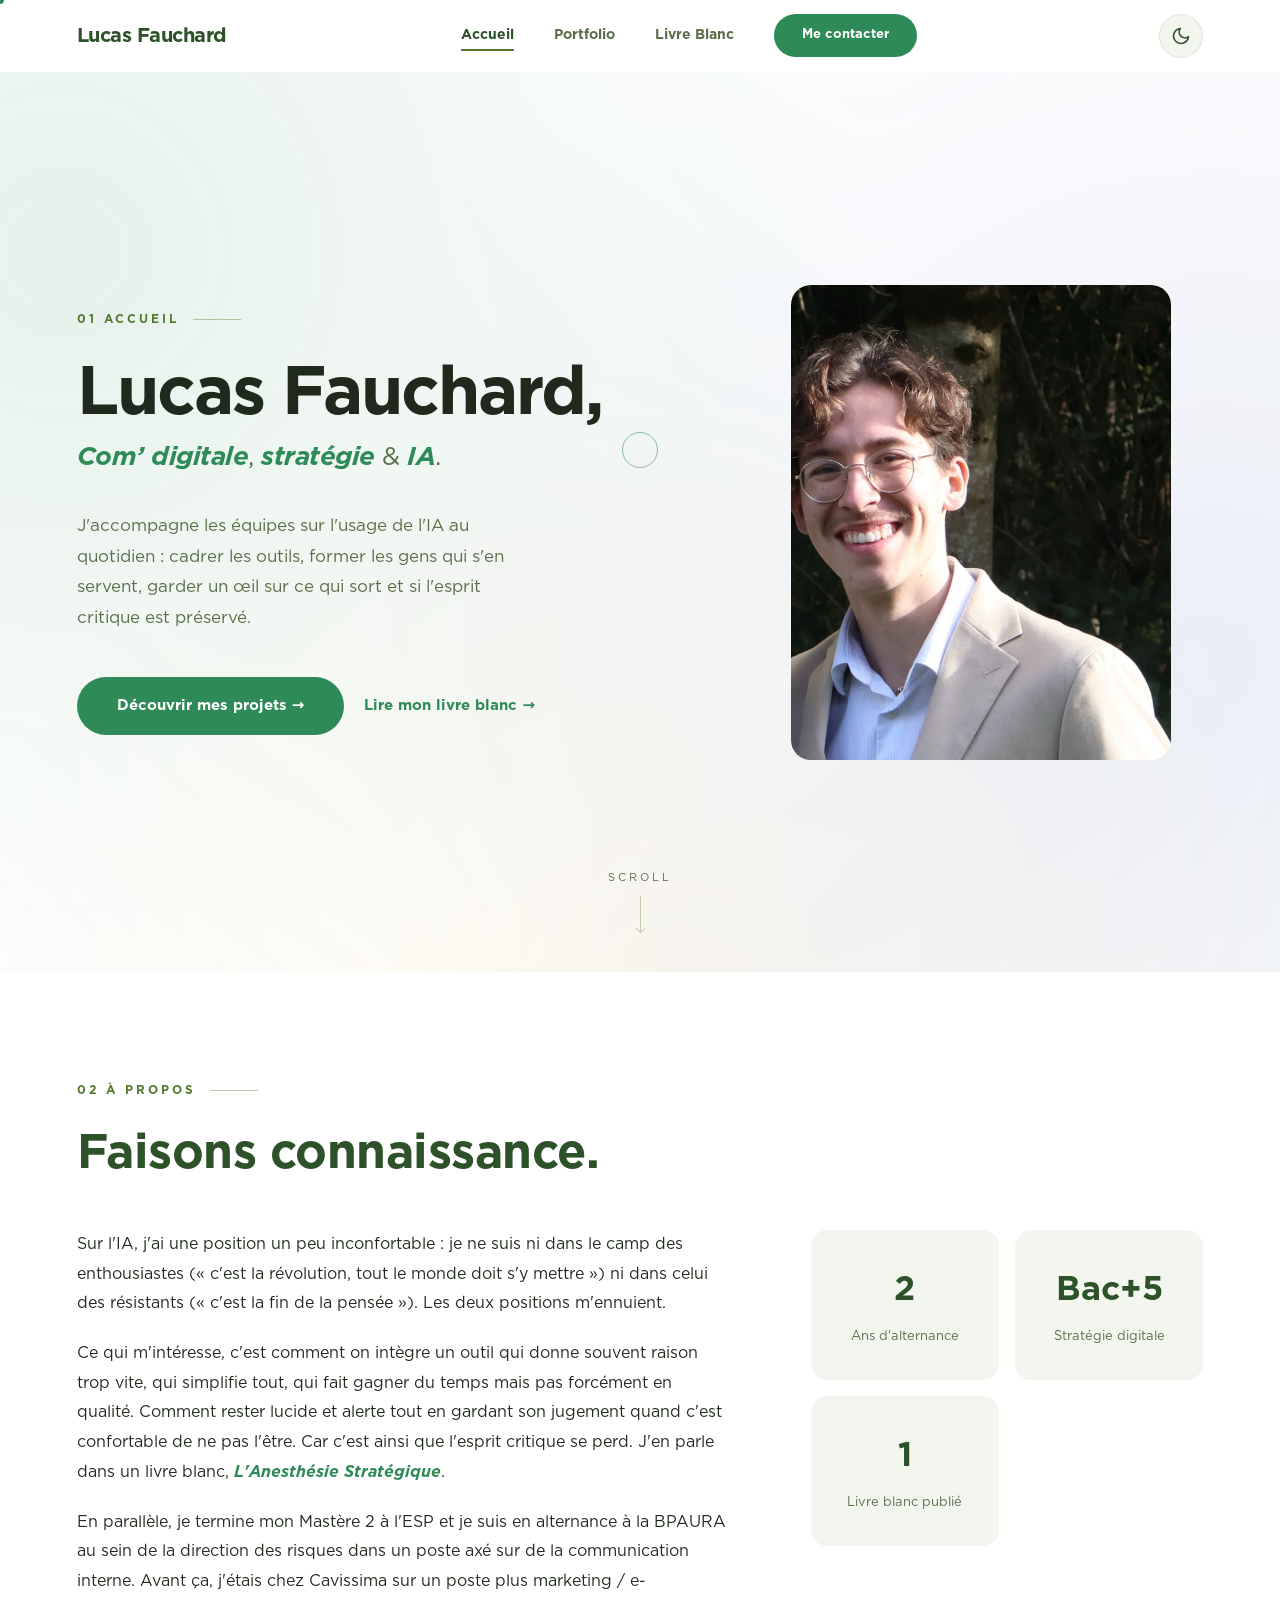
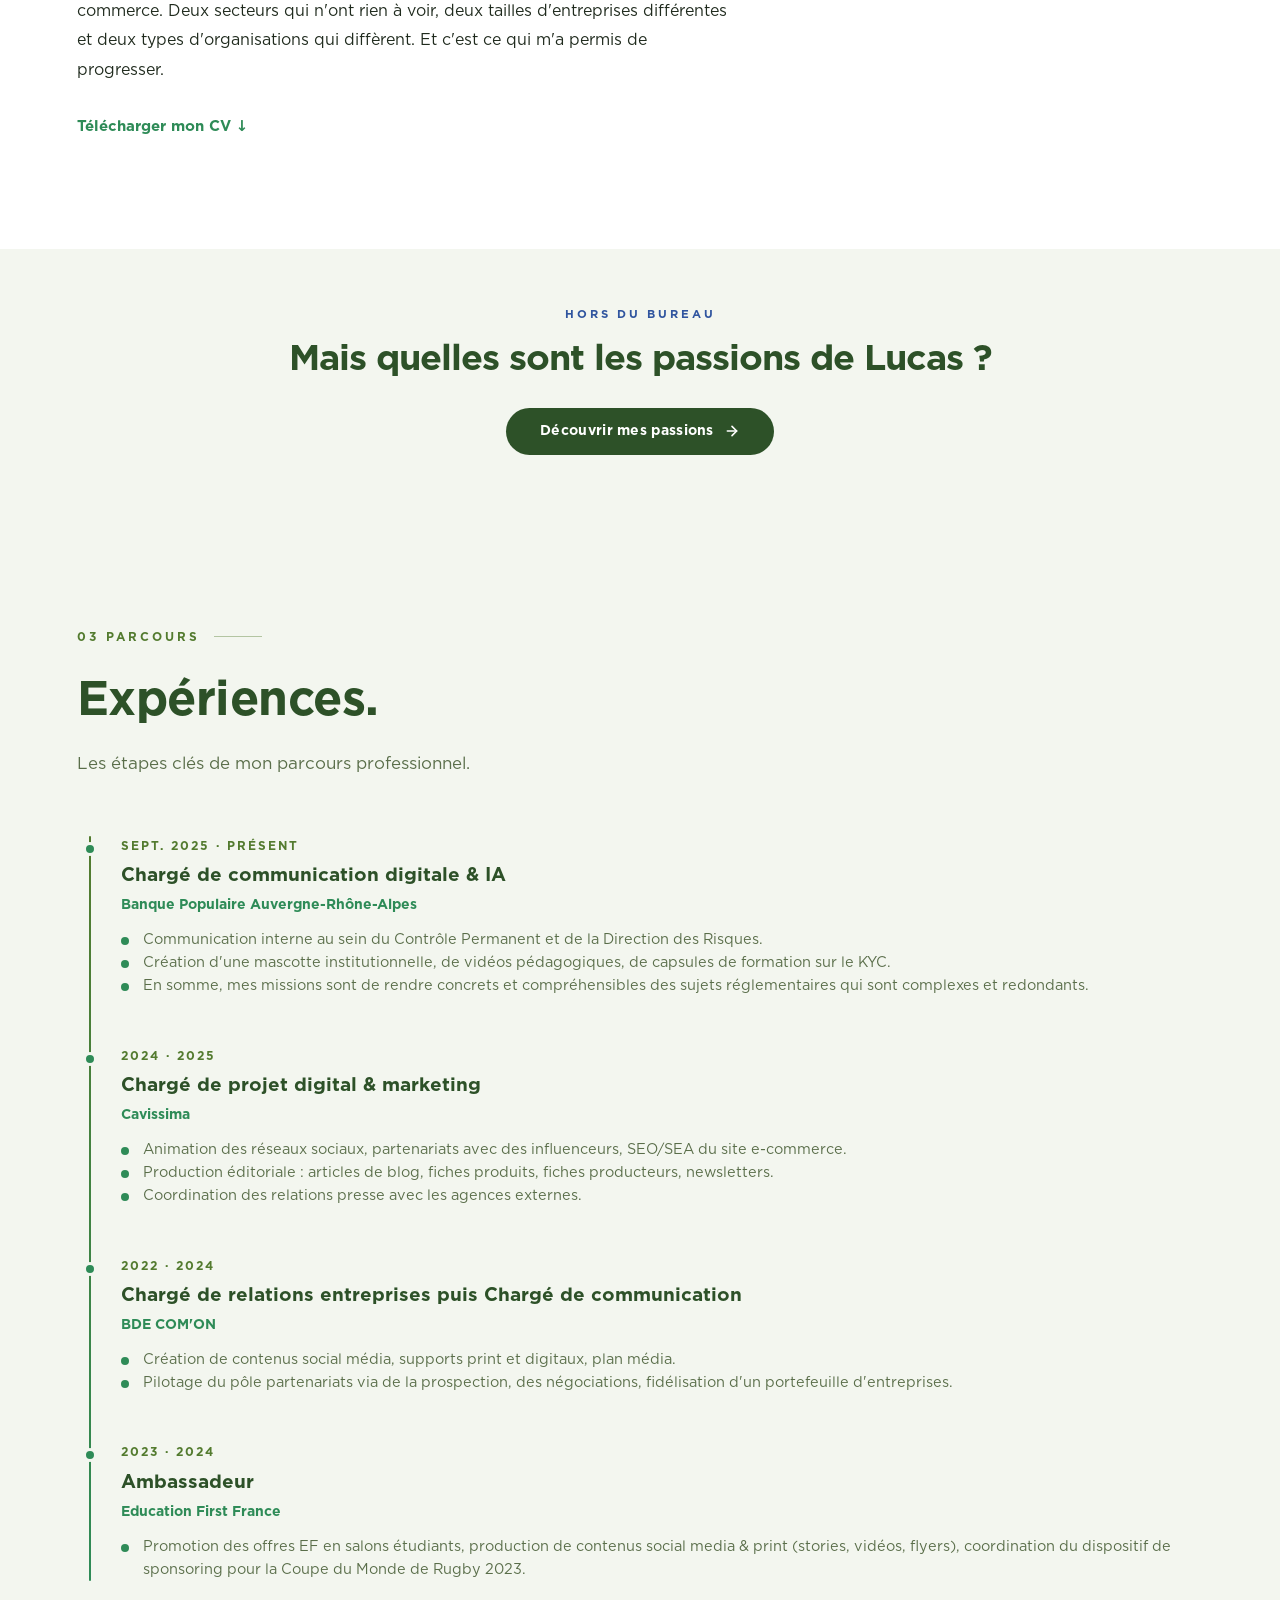
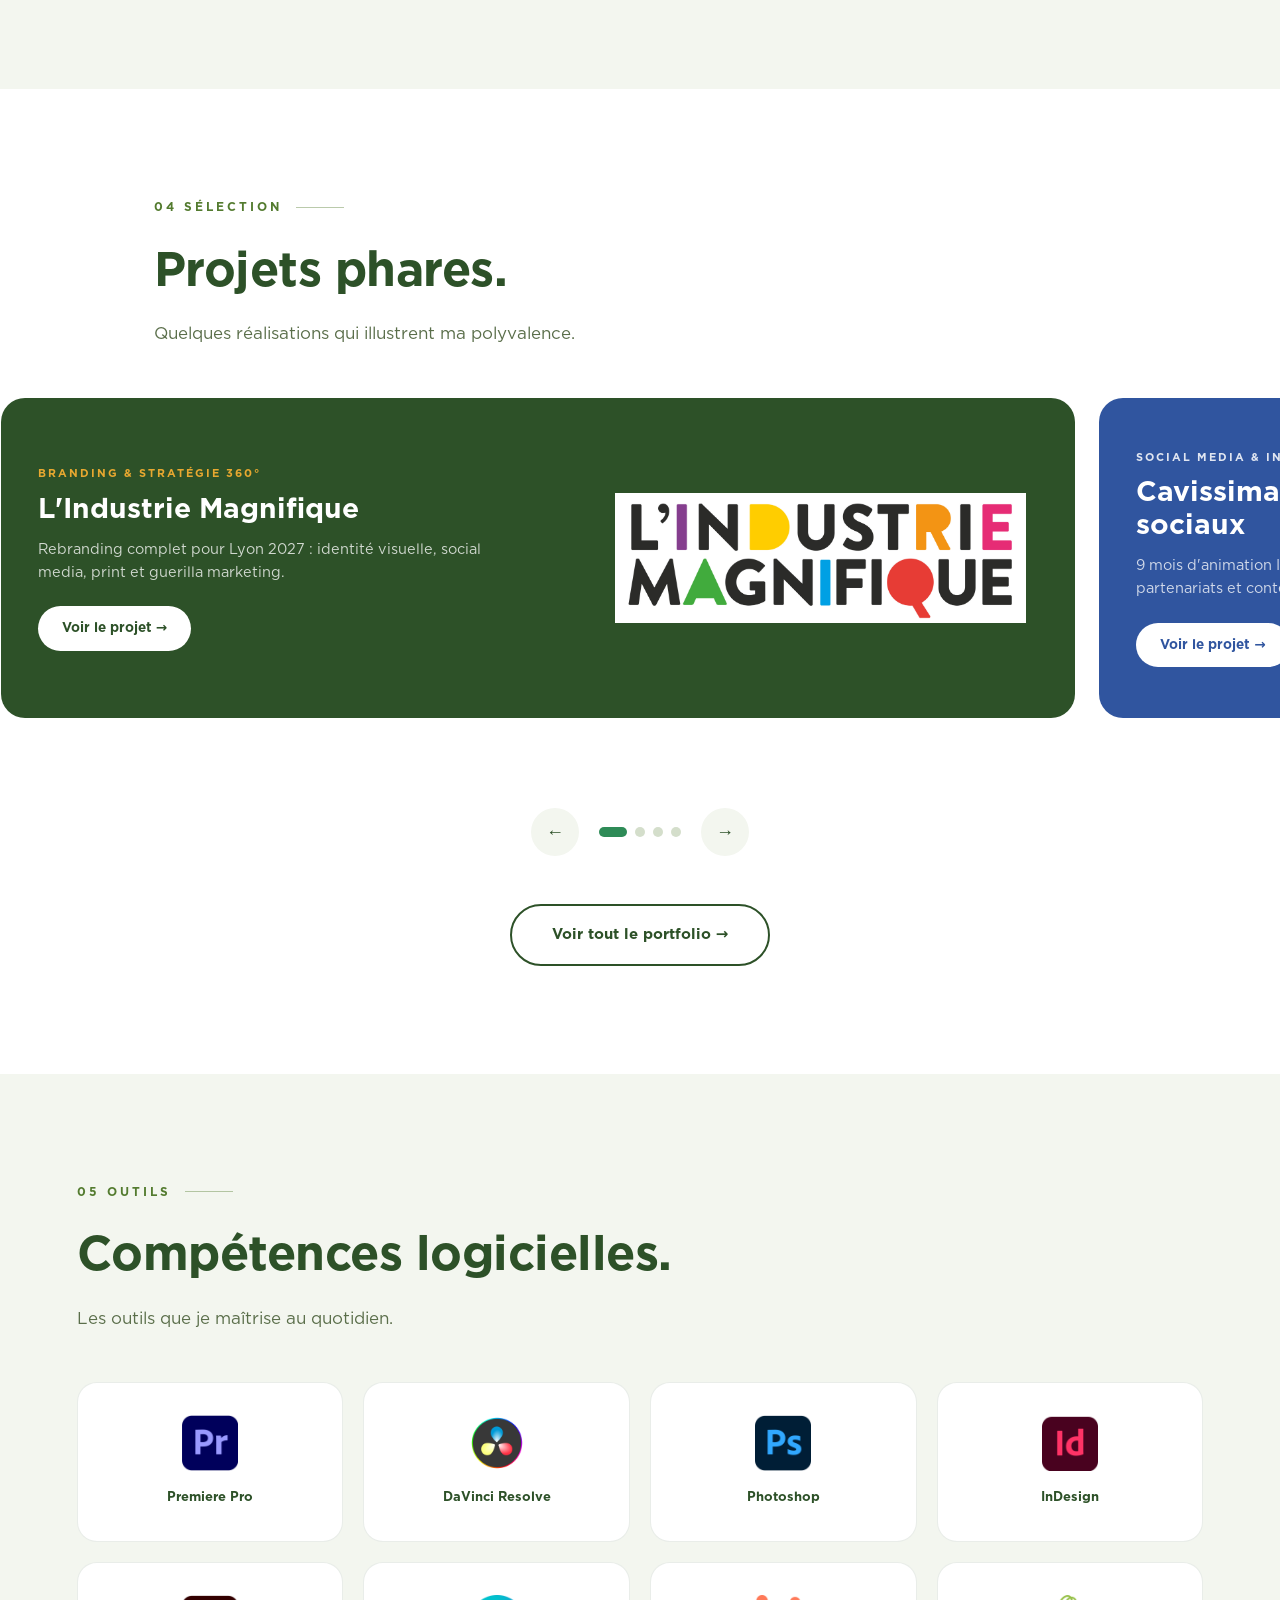
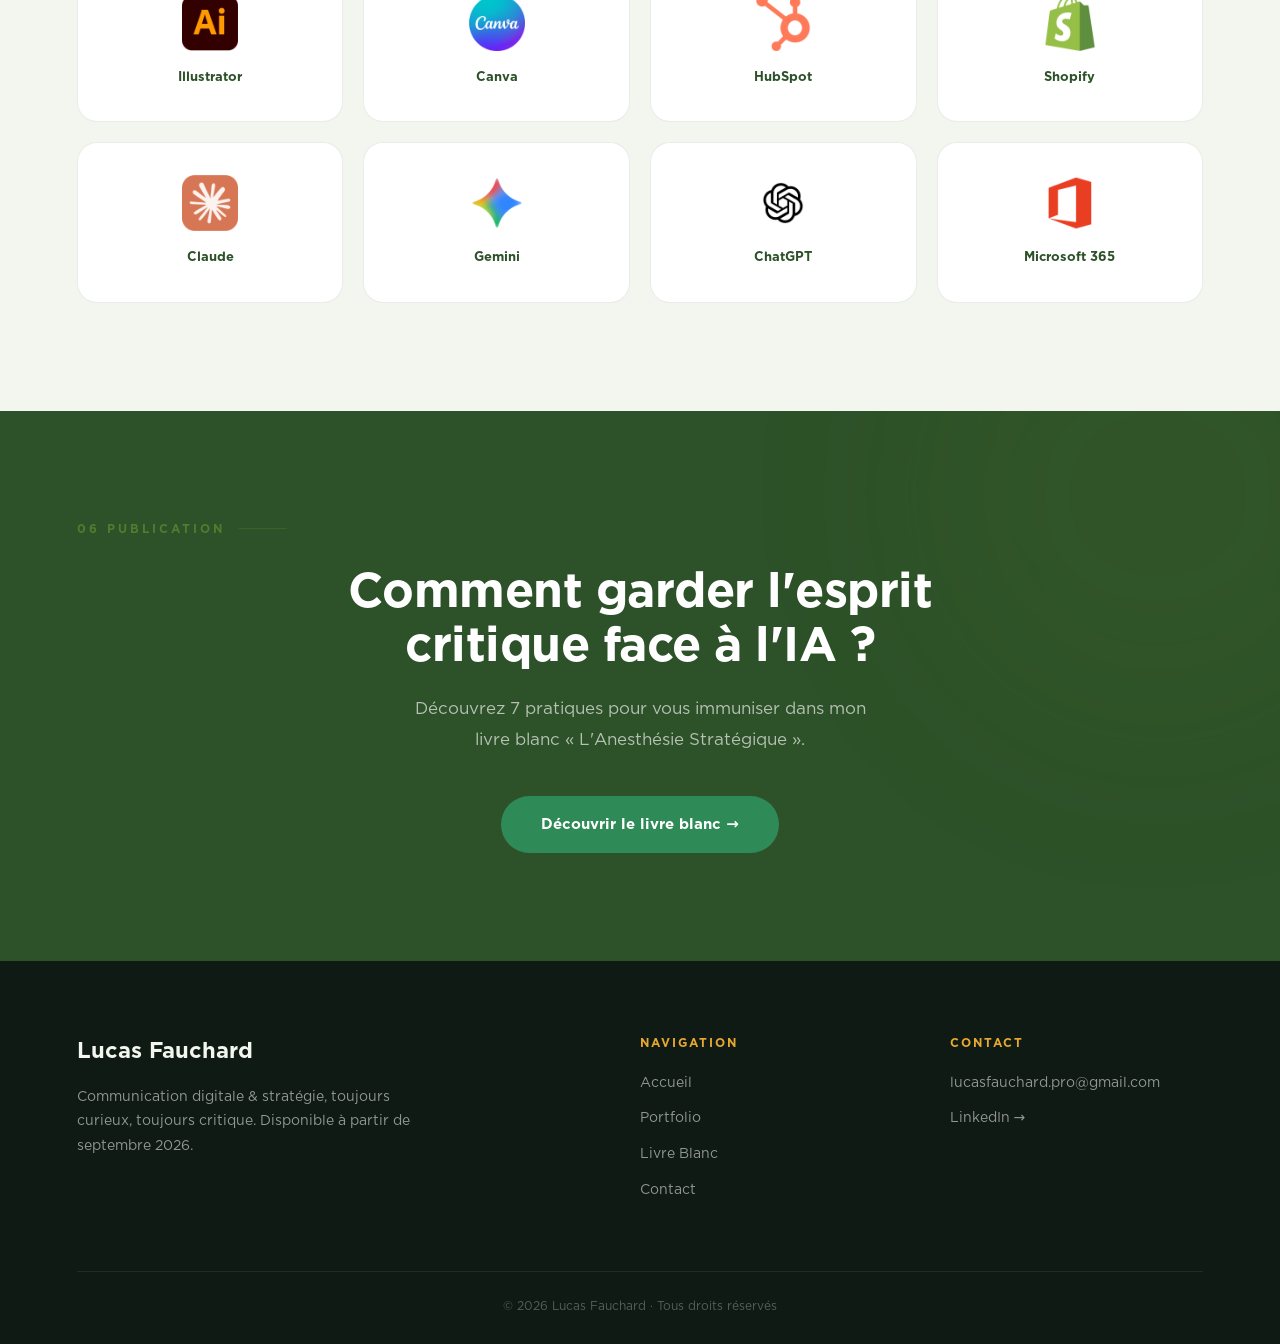
<file: index.html>
<!DOCTYPE html>
<html lang="fr" data-theme="light">
<head>
<meta charset="UTF-8">
<script>(function(){try{var t=localStorage.getItem('theme')||'light';document.documentElement.setAttribute('data-theme',t);}catch(e){}})();</script>
<meta name="viewport" content="width=device-width, initial-scale=1.0">
<title>Lucas Fauchard · Communication digitale, Strat&eacute;gie & IA</title>
<meta name="description" content="Lucas Fauchard · Com' digitale, strat&eacute;gie & IA. J'accompagne les &eacute;quipes sur l'usage de l'IA au quotidien, en gardant l'esprit critique au c&oelig;ur de la d&eacute;marche.">
<link href="https://fonts.googleapis.com/css2?family=Poppins:wght@400;600;700&family=Nunito+Sans:wght@400;600;700&display=swap" rel="stylesheet">
<link rel="stylesheet" href="styles/style.css">
</head>
<body>

<!-- NAVIGATION -->
<nav id="navbar">
  <a class="nav-logo" href="index.html">Lucas Fauchard</a>
  <div class="nav-links" id="navLinks">
    <a href="index.html" class="active">Accueil</a>
    <a href="pages/portfolio.html">Portfolio</a>
    <a href="pages/livre-blanc.html">Livre Blanc</a>
    <a href="pages/contact.html" class="nav-cta">Me contacter</a>
  </div>
  <button class="theme-toggle" type="button" aria-label="Changer de th&egrave;me" onclick="toggleTheme()">
    <svg class="icon-moon" viewBox="0 0 24 24" fill="none" stroke="currentColor" stroke-width="2" stroke-linecap="round" stroke-linejoin="round"><path d="M21 12.79A9 9 0 1 1 11.21 3 7 7 0 0 0 21 12.79z"/></svg>
    <svg class="icon-sun" viewBox="0 0 24 24" fill="none" stroke="currentColor" stroke-width="2" stroke-linecap="round" stroke-linejoin="round"><circle cx="12" cy="12" r="4"/><path d="M12 2v2M12 20v2M4.93 4.93l1.41 1.41M17.66 17.66l1.41 1.41M2 12h2M20 12h2M4.93 19.07l1.41-1.41M17.66 6.34l1.41-1.41"/></svg>
  </button>
  <div class="nav-burger" onclick="toggleMenu()"><span></span><span></span><span></span></div>
</nav>

<div class="page-content">

  <!-- 01 · HERO -->
  <section class="hero">
    <div class="hero-content">
      <div class="hero-text">
        <div class="section-num">01 Accueil</div>
        <h1>
          <span class="hero-name">Lucas Fauchard,</span>
          <span class="hero-role"><em>Com&rsquo;&nbsp;digitale</em>, <em>strat&eacute;gie</em> & <em>IA</em>.</span>
        </h1>
        <p>J'accompagne les &eacute;quipes sur l'usage de l'IA au quotidien&nbsp;: cadrer les outils, former les gens qui s'en servent, garder un &oelig;il sur ce qui sort et si l'esprit critique est pr&eacute;serv&eacute;.</p>
        <div class="hero-buttons">
          <a class="btn-primary" href="pages/portfolio.html">D&eacute;couvrir mes projets &rarr;</a>
          <a class="text-link" href="pages/livre-blanc.html">Lire mon livre blanc &rarr;</a>
        </div>
      </div>
      <div>
        <div class="photo-placeholder">
          <img src="assets/images/photo-lucas.jpg" alt="Lucas Fauchard" onerror="this.style.display='none'; this.parentElement.style.background='linear-gradient(135deg,#F3F6EF,#e4edd9)'; this.parentElement.innerHTML+='<span style=color:#5A6E4A;font-size:14px;position:absolute;top:50%;left:50%;transform:translate(-50%,-50%)>Photo</span>';">
        </div>
      </div>
    </div>
    <div class="hero-scroll-hint">
      <span>Scroll</span>
      <div class="arrow"></div>
    </div>
  </section>

  <!-- 02 · A PROPOS -->
  <section class="section">
    <div class="container fade-in">
      <div class="section-num">02 &Agrave; propos</div>
      <div class="section-title">Faisons connaissance.</div>
      <div class="about-grid">
        <div class="about-text">
          <p>Sur l'IA, j'ai une position un peu inconfortable&nbsp;: je ne suis ni dans le camp des enthousiastes (&laquo;&nbsp;c'est la r&eacute;volution, tout le monde doit s'y mettre&nbsp;&raquo;) ni dans celui des r&eacute;sistants (&laquo;&nbsp;c'est la fin de la pens&eacute;e&nbsp;&raquo;). Les deux positions m'ennuient.</p>
          <p>Ce qui m'int&eacute;resse, c'est comment on int&egrave;gre un outil qui donne souvent raison trop vite, qui simplifie tout, qui fait gagner du temps mais pas forc&eacute;ment en qualit&eacute;. Comment rester lucide et alerte tout en gardant son jugement quand c'est confortable de ne pas l'&ecirc;tre. Car c'est ainsi que l'esprit critique se perd. J'en parle dans un livre blanc, <em>L'Anesth&eacute;sie Strat&eacute;gique</em>.</p>
          <p>En parall&egrave;le, je termine mon Mast&egrave;re&nbsp;2 &agrave; l'ESP et je suis en alternance &agrave; la BPAURA au sein de la direction des risques dans un poste ax&eacute; sur de la communication interne. Avant &ccedil;a, j'&eacute;tais chez Cavissima sur un poste plus marketing&nbsp;/ e-commerce. Deux secteurs qui n'ont rien &agrave; voir, deux tailles d'entreprises diff&eacute;rentes et deux types d'organisations qui diff&egrave;rent. Et c'est ce qui m'a permis de progresser.</p>
          <div style="margin-top: 28px;">
            <a class="text-link" href="assets/docs/CV-Lucas-Fauchard.pdf" target="_blank">T&eacute;l&eacute;charger mon CV &darr;</a>
          </div>
        </div>
        <div class="about-stats stagger fade-in">
          <div class="stat-card"><div class="stat-number">2</div><div class="stat-label">Ans d'alternance</div></div>
          <div class="stat-card"><div class="stat-number">Bac+5</div><div class="stat-label">Strat&eacute;gie digitale</div></div>
          <div class="stat-card"><div class="stat-number">1</div><div class="stat-label">Livre blanc publi&eacute;</div></div>
        </div>
      </div>
    </div>
  </section>

  <!-- 02b · PASSIONS CTA -->
  <section class="passions-cta-section passions-cta-compact fade-in">
    <div class="passions-cta-eyebrow">Hors du bureau</div>
    <h2 class="passions-cta-title">Mais quelles sont les passions de Lucas&nbsp;?</h2>
    <button class="passions-cta-btn" type="button" onclick="openPassions()">
      D&eacute;couvrir mes passions
      <svg viewBox="0 0 24 24" fill="none" stroke="currentColor" stroke-width="2.4" stroke-linecap="round" stroke-linejoin="round"><line x1="5" y1="12" x2="19" y2="12"/><polyline points="12 5 19 12 12 19"/></svg>
    </button>
  </section>

  <!-- 03 · PARCOURS -->
  <section class="section bg-pastel">
    <div class="container fade-in">
      <div class="section-num">03 Parcours</div>
      <div class="section-title">Exp&eacute;riences.</div>
      <div class="section-subtitle">Les &eacute;tapes cl&eacute;s de mon parcours professionnel.</div>
      <div class="timeline">
        <div class="timeline-item fade-in">
          <div class="timeline-dot"></div>
          <div class="timeline-date">Sept. 2025 &middot; Pr&eacute;sent</div>
          <div class="timeline-title">Charg&eacute; de communication digitale & IA</div>
          <div class="timeline-company">Banque Populaire Auvergne-Rh&ocirc;ne-Alpes</div>
          <ul class="timeline-desc">
            <li>Communication interne au sein du Contr&ocirc;le Permanent et de la Direction des Risques.</li>
            <li>Cr&eacute;ation d'une mascotte institutionnelle, de vid&eacute;os p&eacute;dagogiques, de capsules de formation sur le KYC.</li>
            <li>En somme, mes missions sont de rendre concrets et compr&eacute;hensibles des sujets r&eacute;glementaires qui sont complexes et redondants.</li>
          </ul>
        </div>
        <div class="timeline-item fade-in">
          <div class="timeline-dot"></div>
          <div class="timeline-date">2024 &middot; 2025</div>
          <div class="timeline-title">Charg&eacute; de projet digital & marketing</div>
          <div class="timeline-company">Cavissima</div>
          <ul class="timeline-desc">
            <li>Animation des r&eacute;seaux sociaux, partenariats avec des influenceurs, SEO/SEA du site e-commerce.</li>
            <li>Production &eacute;ditoriale&nbsp;: articles de blog, fiches produits, fiches producteurs, newsletters.</li>
            <li>Coordination des relations presse avec les agences externes.</li>
          </ul>
        </div>
        <div class="timeline-item fade-in">
          <div class="timeline-dot"></div>
          <div class="timeline-date">2022 &middot; 2024</div>
          <div class="timeline-title">Charg&eacute; de relations entreprises puis Charg&eacute; de communication</div>
          <div class="timeline-company">BDE COM'ON</div>
          <ul class="timeline-desc">
            <li>Cr&eacute;ation de contenus social m&eacute;dia, supports print et digitaux, plan m&eacute;dia.</li>
            <li>Pilotage du p&ocirc;le partenariats via de la prospection, des n&eacute;gociations, fid&eacute;lisation d'un portefeuille d'entreprises.</li>
          </ul>
        </div>
        <div class="timeline-item fade-in">
          <div class="timeline-dot"></div>
          <div class="timeline-date">2023 &middot; 2024</div>
          <div class="timeline-title">Ambassadeur</div>
          <div class="timeline-company">Education First France</div>
          <ul class="timeline-desc">
            <li>Promotion des offres EF en salons &eacute;tudiants, production de contenus social media & print (stories, vid&eacute;os, flyers), coordination du dispositif de sponsoring pour la Coupe du Monde de Rugby&nbsp;2023.</li>
          </ul>
        </div>
      </div>
    </div>
  </section>

  <!-- 04 · PROJETS PHARES (CARROUSEL) -->
  <section class="carousel-section">
    <div class="carousel-header">
      <div class="container fade-in">
        <div class="section-num">04 S&eacute;lection</div>
        <div class="section-title">Projets phares.</div>
        <div class="section-subtitle">Quelques r&eacute;alisations qui illustrent ma polyvalence.</div>
      </div>
    </div>
    <div class="carousel-wrapper">
      <div class="carousel-track-container">
        <div class="carousel-track" id="carouselTrack">

          <!-- Slide 1 · Industrie Magnifique (vert profond) -->
          <a class="project-card card-half card-dark carousel-slide" href="portfolio.html#industrie">
            <div class="slide-meta"><span>2027</span><span>Lyon</span><span>360&deg;</span></div>
            <div class="project-content">
              <div class="project-cat">Branding & Strat&eacute;gie 360&deg;</div>
              <div class="project-name">L'Industrie Magnifique</div>
              <div class="project-desc">Rebranding complet pour Lyon 2027 : identit&eacute; visuelle, social media, print et guerilla marketing.</div>
              <div class="project-ctas"><span class="project-cta">Voir le projet &rarr;</span></div>
            </div>
            <div class="project-visual">
              <img src="assets/images/logos/logo-industrie-magnifique.jpg" alt="L'Industrie Magnifique">
            </div>
            <div class="slide-tags"><span>Branding</span><span>Strat&eacute;gie</span><span>Print</span></div>
          </a>

          <!-- Slide 2 · Cavissima (bleu) -->
          <a class="project-card card-half card-blue carousel-slide" href="portfolio.html#cavissima">
            <div class="slide-meta"><span>2024-25</span><span>9 mois</span><span>Instagram &amp; Facebook</span></div>
            <div class="project-content">
              <div class="project-cat">Social Media & Influence</div>
              <div class="project-name">Cavissima &middot; R&eacute;seaux sociaux</div>
              <div class="project-desc">9 mois d'animation Instagram &amp; Facebook, partenariats et contenus vid&eacute;o.</div>
              <div class="project-ctas"><span class="project-cta">Voir le projet &rarr;</span></div>
            </div>
            <div class="project-visual">
              <img src="assets/images/logos/logo-cavissima.png" alt="Cavissima">
            </div>
            <div class="slide-tags"><span>Social Media</span><span>Influence</span><span>Vid&eacute;o</span></div>
          </a>

          <!-- Slide 3 · Oralia (vert olive) -->
          <a class="project-card card-half card-vert-olive carousel-slide" href="portfolio.html#oralia">
            <div class="slide-meta"><span>ESP</span><span>Marque employeur</span></div>
            <div class="project-content">
              <div class="project-cat">Marque employeur</div>
              <div class="project-name">Oralia</div>
              <div class="project-desc">Strat&eacute;gie marque employeur : audit, plateforme de marque, motion design et landing page.</div>
              <div class="project-ctas"><span class="project-cta">Voir le projet &rarr;</span></div>
            </div>
            <div class="project-visual">
              <img src="assets/images/logos/logo-oralia.svg" alt="Oralia">
            </div>
            <div class="slide-tags"><span>Audit</span><span>Motion</span><span>Landing</span></div>
          </a>

          <!-- Slide 4 · BPAURA (vert profond) -->
          <a class="project-card card-half card-dark carousel-slide" href="portfolio.html#bpaura">
            <div class="slide-meta"><span>2025</span><span>BPAURA</span><span>Risques &amp; KYC</span></div>
            <div class="project-content">
              <div class="project-cat">Communication & Formation</div>
              <div class="project-name">Banque Populaire</div>
              <div class="project-desc">Communication digitale, IA et formation KYC pour la direction des risques.</div>
              <div class="project-ctas"><span class="project-cta">Voir le projet &rarr;</span></div>
            </div>
            <div class="project-visual">
              <img src="assets/images/logos/logo-bpaura.png" alt="BPAURA">
            </div>
            <div class="slide-tags"><span>Com interne</span><span>IA</span><span>Formation</span></div>
          </a>

          <!-- Slide 5 · Bilum (vert olive) -->
          <a class="project-card card-half card-vert-olive carousel-slide" href="portfolio.html#bilum">
            <div class="slide-meta"><span>ESP</span><span>Com for Climate</span></div>
            <div class="project-content">
              <div class="project-cat">Vid&eacute;o & RSE</div>
              <div class="project-name">Bilum</div>
              <div class="project-desc">Vid&eacute;o case pour une marque d'upcycling &middot; Com for Climate.</div>
              <div class="project-ctas"><span class="project-cta">Voir le projet &rarr;</span></div>
            </div>
            <div class="project-visual">
              <img src="assets/images/logos/logo-bilum.jpg" alt="Bilum">
            </div>
            <div class="slide-tags"><span>Vid&eacute;o</span><span>RSE</span><span>Upcycling</span></div>
          </a>

        </div>
      </div>
      <div class="carousel-nav">
        <button class="carousel-btn" id="carouselPrev">&larr;</button>
        <div class="carousel-dots" id="carouselDots"></div>
        <button class="carousel-btn" id="carouselNext">&rarr;</button>
      </div>
    </div>
    <div style="text-align: center; margin-top: 48px; padding: 0 var(--page-px);">
      <a class="btn-outline" href="pages/portfolio.html">Voir tout le portfolio &rarr;</a>
    </div>
  </section>

  <!-- 05 · COMPETENCES LOGICIELLES -->
  <section class="section bg-pastel">
    <div class="container fade-in">
      <div class="section-num">05 Outils</div>
      <div class="section-title">Comp&eacute;tences logicielles.</div>
      <div class="section-subtitle">Les outils que je ma&icirc;trise au quotidien.</div>
      <div class="skills-grid">
        <div class="skill-card fade-in">
          <img src="assets/images/logos/skills/premiere-pro.png" alt="Adobe Premiere Pro" class="skill-logo">
          <span class="skill-name">Premiere Pro</span>
        </div>
        <div class="skill-card fade-in">
          <img src="assets/images/logos/skills/davinci-resolve.png" alt="DaVinci Resolve" class="skill-logo">
          <span class="skill-name">DaVinci Resolve</span>
        </div>
        <div class="skill-card fade-in">
          <img src="assets/images/logos/skills/photoshop.png" alt="Adobe Photoshop" class="skill-logo">
          <span class="skill-name">Photoshop</span>
        </div>
        <div class="skill-card fade-in">
          <img src="assets/images/logos/skills/indesign.png" alt="Adobe InDesign" class="skill-logo">
          <span class="skill-name">InDesign</span>
        </div>
        <div class="skill-card fade-in">
          <img src="assets/images/logos/skills/illustrator.png" alt="Adobe Illustrator" class="skill-logo">
          <span class="skill-name">Illustrator</span>
        </div>
        <div class="skill-card fade-in">
          <img src="assets/images/logos/skills/canva.png" alt="Canva" class="skill-logo">
          <span class="skill-name">Canva</span>
        </div>
        <div class="skill-card fade-in">
          <img src="assets/images/logos/skills/hubspot.png" alt="HubSpot" class="skill-logo">
          <span class="skill-name">HubSpot</span>
        </div>
        <div class="skill-card fade-in">
          <img src="assets/images/logos/skills/shopify.png" alt="Shopify" class="skill-logo">
          <span class="skill-name">Shopify</span>
        </div>
        <div class="skill-card fade-in">
          <img src="assets/images/logos/skills/claude.png" alt="Claude" class="skill-logo">
          <span class="skill-name">Claude</span>
        </div>
        <div class="skill-card fade-in">
          <img src="assets/images/logos/skills/gemini.png" alt="Gemini" class="skill-logo">
          <span class="skill-name">Gemini</span>
        </div>
        <div class="skill-card fade-in">
          <img src="assets/images/logos/skills/chatgpt.png" alt="ChatGPT" class="skill-logo">
          <span class="skill-name">ChatGPT</span>
        </div>
        <div class="skill-card fade-in">
          <img src="assets/images/logos/skills/microsoft-365.png" alt="Microsoft 365" class="skill-logo">
          <span class="skill-name">Microsoft 365</span>
        </div>
      </div>
    </div>
  </section>

  <!-- 06 · CTA LIVRE BLANC -->
  <section class="cta-banner">
    <div class="container fade-in">
      <div class="section-num">06 Publication</div>
      <div class="section-title">Comment garder l'esprit critique face &agrave; l'IA ?</div>
      <p>D&eacute;couvrez 7 pratiques pour vous immuniser dans mon livre blanc &laquo; L'Anesth&eacute;sie Strat&eacute;gique &raquo;.</p>
      <a class="btn-primary" href="pages/livre-blanc.html">D&eacute;couvrir le livre blanc &rarr;</a>
    </div>
  </section>

</div>

<!-- PASSIONS MODAL -->
<div class="passions-modal" id="passionsModal" onclick="if(event.target===this)closePassions()">
  <div class="passions-modal-inner">
    <button class="passions-modal-close" type="button" onclick="closePassions()" aria-label="Fermer">&times;</button>
    <div class="passions-modal-eyebrow">Mes passions</div>
    <h3 class="passions-modal-title">Ce qui me fait vibrer hors du boulot</h3>
    <p class="passions-modal-subtitle">Cinq univers qui rythment mon quotidien.</p>
    <div class="passions-grid">
      <div class="passion-card">
        <div class="passion-card-icon">&#127918;</div>
        <h4 class="passion-card-title">Les jeux vid&eacute;o</h4>
        <p class="passion-card-text">Des jeux solos en open world aux jeux multijoueurs et comp&eacute;titifs, j'aime me divertir dans ces univers singuliers et captivants.</p>
      </div>
      <div class="passion-card">
        <div class="passion-card-icon">&#127916;</div>
        <h4 class="passion-card-title">La pop culture</h4>
        <p class="passion-card-text">J'&eacute;coute des podcasts, je regarde des vid&eacute;astes, je lis des mangas&nbsp;/ webtoons, j'&eacute;coute de la musique&hellip; Je suis toujours curieux sur les sujets li&eacute;s &agrave; la pop culture.</p>
      </div>
      <div class="passion-card">
        <div class="passion-card-icon">&#9917;</div>
        <h4 class="passion-card-title">Le sport</h4>
        <p class="passion-card-text">Je pratique pas mal de sport dans mon temps libre. C'est un excellent moyen pour &ecirc;tre en forme et garder l'esprit clair.</p>
      </div>
      <div class="passion-card">
        <div class="passion-card-icon">&#127869;&#65039;</div>
        <h4 class="passion-card-title">La gastronomie</h4>
        <p class="passion-card-text">Cuisiner, d&eacute;guster et partager de bons moments autour d'une table&nbsp;: j'aime cet art de vivre.</p>
      </div>
      <div class="passion-card passion-wide">
        <div class="passion-card-icon">&#9992;&#65039;</div>
        <h4 class="passion-card-title">Voyager</h4>
        <p class="passion-card-text">J'aime d&eacute;couvrir de nouvelles cultures, de nouvelles traditions, de nouveaux horizons. &Ccedil;a me fait vibrer.</p>
      </div>
    </div>
  </div>
</div>

<!-- SCROLL TO TOP -->
<button class="scroll-top" id="scrollTopBtn">&uarr;</button>

<!-- FOOTER -->
<footer>
  <div class="footer-inner">
    <div class="footer-brand">
      <h3>Lucas Fauchard</h3>
      <p>Communication digitale & strat&eacute;gie, toujours curieux, toujours critique. Disponible &agrave; partir de septembre 2026.</p>
    </div>
    <div class="footer-col">
      <h4>Navigation</h4>
      <a href="index.html">Accueil</a>
      <a href="pages/portfolio.html">Portfolio</a>
      <a href="pages/livre-blanc.html">Livre Blanc</a>
      <a href="pages/contact.html">Contact</a>
    </div>
    <div class="footer-col">
      <h4>Contact</h4>
      <a href="mailto:lucasfauchard.pro@gmail.com">lucasfauchard.pro@gmail.com</a>
      <a href="https://www.linkedin.com/in/lucas-fauchard/" target="_blank">LinkedIn &rarr;</a>
    </div>
  </div>
  <div class="footer-bottom">&copy; 2026 Lucas Fauchard &middot; Tous droits r&eacute;serv&eacute;s</div>
</footer>

<script src="scripts/script.js"></script>
</body>
</html>
</file>
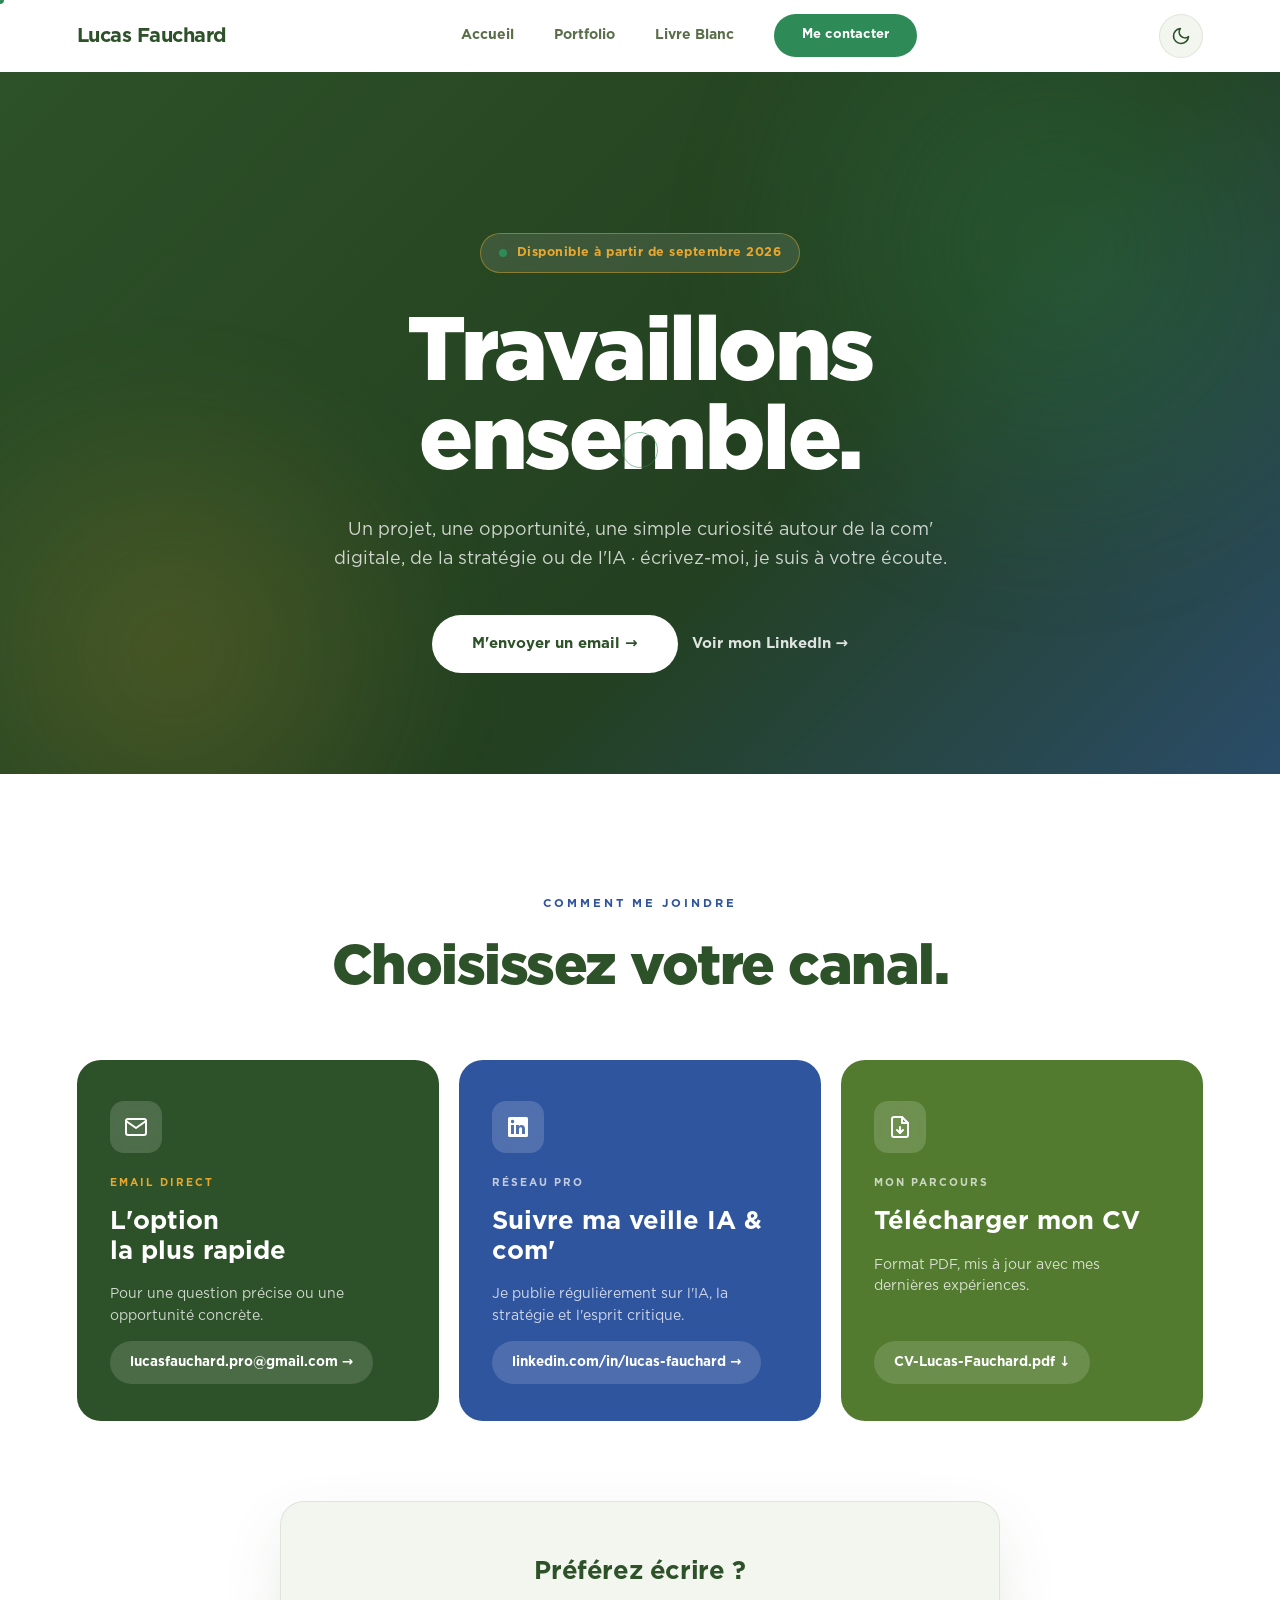
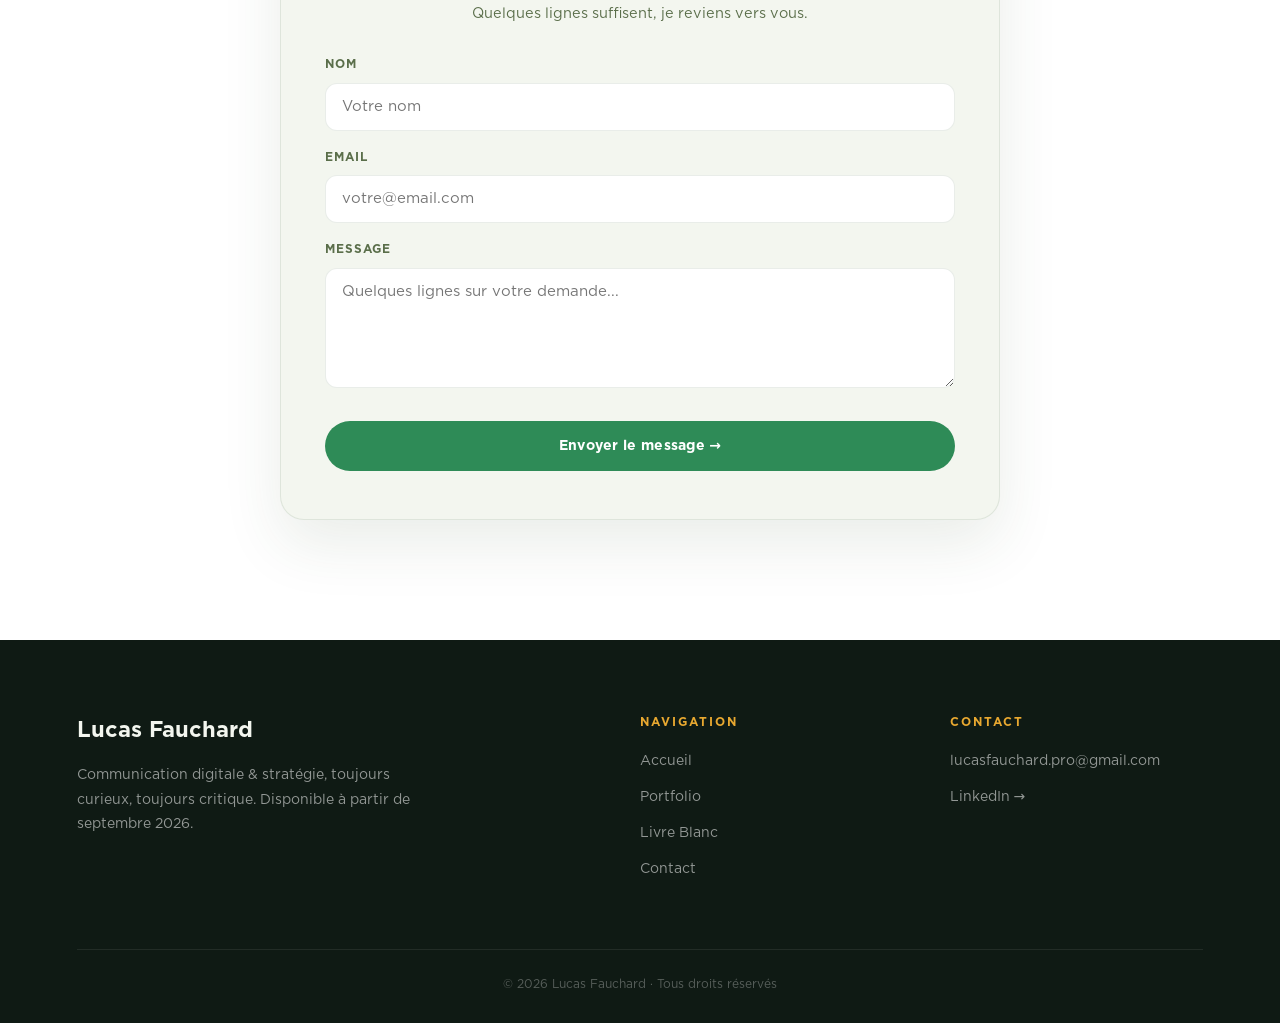
<file: pages/contact.html>
<!DOCTYPE html>
<html lang="fr" data-theme="light">
<head>
<meta charset="UTF-8">
<script>(function(){try{var t=localStorage.getItem('theme')||'light';document.documentElement.setAttribute('data-theme',t);}catch(e){}})();</script>
<meta name="viewport" content="width=device-width, initial-scale=1.0">
<title>Contact · Lucas Fauchard</title>
<meta name="description" content="Contactez Lucas Fauchard pour un projet, une question ou une opportunite en communication digitale et strategie IA.">
<link href="https://fonts.googleapis.com/css2?family=Poppins:wght@400;600;700&family=Nunito+Sans:wght@400;600;700&display=swap" rel="stylesheet">
<link rel="stylesheet" href="../styles/style.css">
</head>
<body>

<!-- NAVIGATION -->
<nav id="navbar">
  <a class="nav-logo" href="../index.html">Lucas Fauchard</a>
  <div class="nav-links" id="navLinks">
    <a href="../index.html">Accueil</a>
    <a href="portfolio.html">Portfolio</a>
    <a href="livre-blanc.html">Livre Blanc</a>
    <a href="contact.html" class="nav-cta active">Me contacter</a>
  </div>
  <button class="theme-toggle" type="button" aria-label="Changer de th&egrave;me" onclick="toggleTheme()">
    <svg class="icon-moon" viewBox="0 0 24 24" fill="none" stroke="currentColor" stroke-width="2" stroke-linecap="round" stroke-linejoin="round"><path d="M21 12.79A9 9 0 1 1 11.21 3 7 7 0 0 0 21 12.79z"/></svg>
    <svg class="icon-sun" viewBox="0 0 24 24" fill="none" stroke="currentColor" stroke-width="2" stroke-linecap="round" stroke-linejoin="round"><circle cx="12" cy="12" r="4"/><path d="M12 2v2M12 20v2M4.93 4.93l1.41 1.41M17.66 17.66l1.41 1.41M2 12h2M20 12h2M4.93 19.07l1.41-1.41M17.66 6.34l1.41-1.41"/></svg>
  </button>
  <div class="nav-burger" onclick="toggleMenu()"><span></span><span></span><span></span></div>
</nav>

<div class="page-content">

  <!-- 01 · HERO IMMERSIF -->
  <section class="contact-hero-v2">
    <div>
      <span class="contact-available">Disponible &agrave; partir de septembre&nbsp;2026</span>
      <h1>Travaillons<br>ensemble.</h1>
      <p class="tagline">Un projet, une opportunit&eacute;, une simple curiosit&eacute; autour de la com' digitale, de la strat&eacute;gie ou de l'IA · &eacute;crivez-moi, je suis &agrave; votre &eacute;coute.</p>
      <div class="contact-hero-buttons">
        <a class="btn-primary" href="mailto:lucasfauchard.pro@gmail.com">M'envoyer un email &rarr;</a>
        <a class="text-link" href="https://www.linkedin.com/in/lucas-fauchard/" target="_blank">Voir mon LinkedIn &rarr;</a>
      </div>
    </div>
  </section>

  <!-- 02 · COMMENT ME JOINDRE (3 canaux + mini form) -->
  <section class="contact-section">
    <div class="contact-section-eyebrow">Comment me joindre</div>
    <h2 class="contact-section-title">Choisissez votre canal.</h2>

    <div class="contact-channels">
      <!-- Email · vert profond -->
      <a class="contact-channel bg-vert fade-in" href="mailto:lucasfauchard.pro@gmail.com">
        <div class="contact-channel-icon">
          <svg viewBox="0 0 24 24" fill="none" stroke="currentColor" stroke-width="2" stroke-linecap="round" stroke-linejoin="round"><path d="M4 4h16c1.1 0 2 .9 2 2v12c0 1.1-.9 2-2 2H4c-1.1 0-2-.9-2-2V6c0-1.1.9-2 2-2z"/><polyline points="22,6 12,13 2,6"/></svg>
        </div>
        <span class="contact-channel-eyebrow">Email direct</span>
        <h3 class="contact-channel-title">L'option<br>la plus rapide</h3>
        <p class="contact-channel-desc">Pour une question pr&eacute;cise ou une opportunit&eacute; concr&egrave;te.</p>
        <span class="contact-channel-link">lucasfauchard.pro@gmail.com &rarr;</span>
      </a>

      <!-- LinkedIn · bleu -->
      <a class="contact-channel bg-bleu fade-in" href="https://www.linkedin.com/in/lucas-fauchard/" target="_blank" rel="noopener">
        <div class="contact-channel-icon">
          <svg viewBox="0 0 24 24" fill="currentColor"><path d="M20.5 2h-17A1.5 1.5 0 002 3.5v17A1.5 1.5 0 003.5 22h17a1.5 1.5 0 001.5-1.5v-17A1.5 1.5 0 0020.5 2zM8 19H5v-9h3zM6.5 8.25A1.75 1.75 0 118.3 6.5a1.78 1.78 0 01-1.8 1.75zM19 19h-3v-4.74c0-1.42-.6-1.93-1.38-1.93A1.74 1.74 0 0013 14.19a.66.66 0 000 .14V19h-3v-9h2.9v1.3a3.11 3.11 0 012.7-1.4c1.55 0 3.36.86 3.36 3.66z"/></svg>
        </div>
        <span class="contact-channel-eyebrow">R&eacute;seau pro</span>
        <h3 class="contact-channel-title">Suivre ma veille IA &amp; com'</h3>
        <p class="contact-channel-desc">Je publie r&eacute;guli&egrave;rement sur l'IA, la strat&eacute;gie et l'esprit critique.</p>
        <span class="contact-channel-link">linkedin.com/in/lucas-fauchard &rarr;</span>
      </a>

      <!-- CV PDF · vert olive -->
      <a class="contact-channel bg-olive fade-in" href="../assets/docs/CV-Lucas-Fauchard.pdf" target="_blank" rel="noopener" download>
        <div class="contact-channel-icon">
          <svg viewBox="0 0 24 24" fill="none" stroke="currentColor" stroke-width="2" stroke-linecap="round" stroke-linejoin="round"><path d="M14 2H6a2 2 0 00-2 2v16a2 2 0 002 2h12a2 2 0 002-2V8z"/><polyline points="14 2 14 8 20 8"/><line x1="12" y1="18" x2="12" y2="12"/><polyline points="9 15 12 18 15 15"/></svg>
        </div>
        <span class="contact-channel-eyebrow">Mon parcours</span>
        <h3 class="contact-channel-title">T&eacute;l&eacute;charger mon CV</h3>
        <p class="contact-channel-desc">Format PDF, mis &agrave; jour avec mes derni&egrave;res exp&eacute;riences.</p>
        <span class="contact-channel-link">CV-Lucas-Fauchard.pdf &darr;</span>
      </a>
    </div>

    <!-- Mini form intégré -->
    <div class="contact-form-simple fade-in">
      <div class="contact-form-simple-header">
        <h3>Pr&eacute;f&eacute;rez &eacute;crire ?</h3>
        <p>Quelques lignes suffisent, je reviens vers vous.</p>
      </div>
      <form onsubmit="event.preventDefault(); this.innerHTML='<p style=&quot;font-size:17px;font-weight:600;color:var(--emeraude);padding:32px 0;text-align:center;&quot;>Message bien re&ccedil;u, merci !<br><span style=&quot;font-size:14px;font-weight:400;color:var(--text-soft);&quot;>Je reviens vers vous tr&egrave;s vite.</span></p>';">
        <div class="form-group">
          <label for="contact-nom">Nom</label>
          <input type="text" id="contact-nom" placeholder="Votre nom" required>
        </div>
        <div class="form-group">
          <label for="contact-email">Email</label>
          <input type="email" id="contact-email" placeholder="votre@email.com" required>
        </div>
        <div class="form-group">
          <label for="contact-message">Message</label>
          <textarea id="contact-message" placeholder="Quelques lignes sur votre demande..." required></textarea>
        </div>
        <button type="submit">Envoyer le message &rarr;</button>
      </form>
    </div>
  </section>

</div>

<!-- SCROLL TO TOP -->
<button class="scroll-top" id="scrollTopBtn">&uarr;</button>

<!-- FOOTER -->
<footer>
  <div class="footer-inner">
    <div class="footer-brand">
      <h3>Lucas Fauchard</h3>
      <p>Communication digitale & strat&eacute;gie, toujours curieux, toujours critique. Disponible &agrave; partir de septembre 2026.</p>
    </div>
    <div class="footer-col">
      <h4>Navigation</h4>
      <a href="../index.html">Accueil</a>
      <a href="portfolio.html">Portfolio</a>
      <a href="livre-blanc.html">Livre Blanc</a>
      <a href="contact.html">Contact</a>
    </div>
    <div class="footer-col">
      <h4>Contact</h4>
      <a href="mailto:lucasfauchard.pro@gmail.com">lucasfauchard.pro@gmail.com</a>
      <a href="https://www.linkedin.com/in/lucas-fauchard/" target="_blank">LinkedIn &rarr;</a>
    </div>
  </div>
  <div class="footer-bottom">&copy; 2026 Lucas Fauchard &middot; Tous droits r&eacute;serv&eacute;s</div>
</footer>

<script>window.ASSET_BASE="../";</script>
<script src="../scripts/script.js"></script>
</body>
</html>
</file>
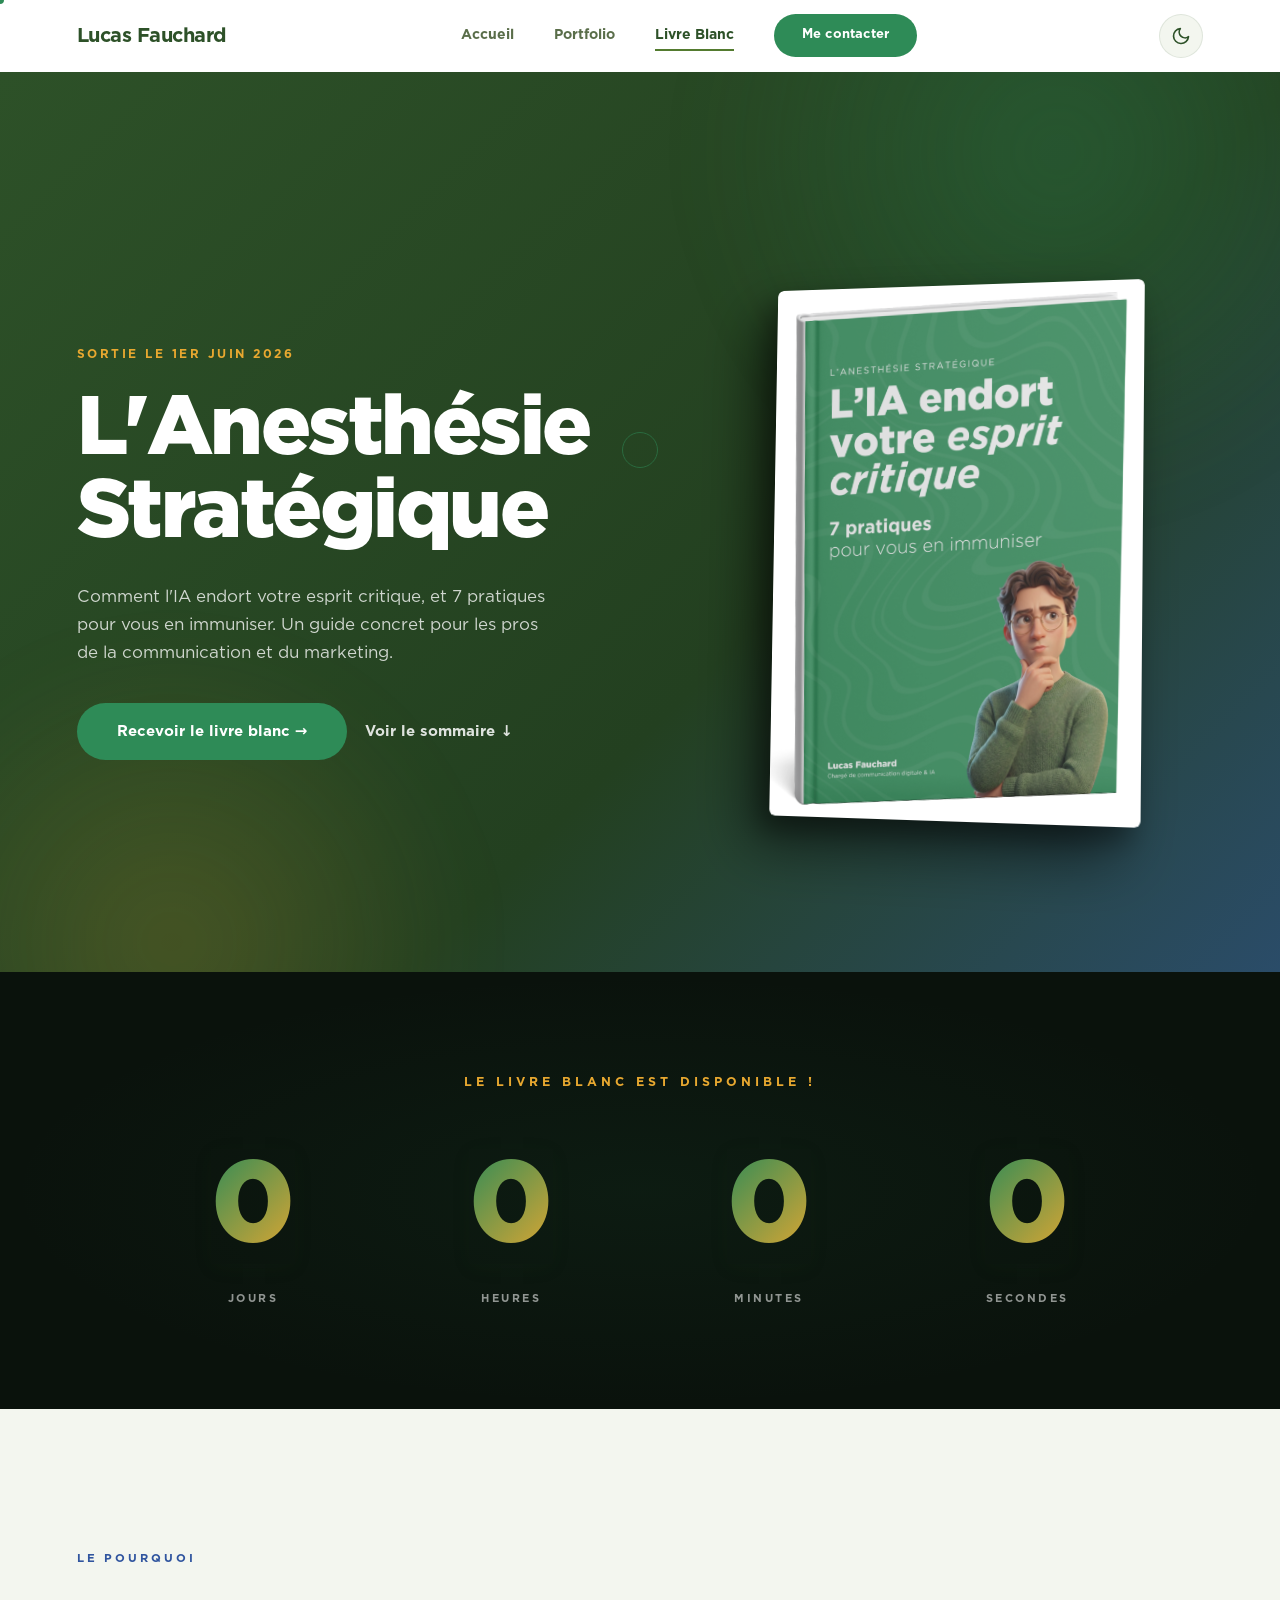
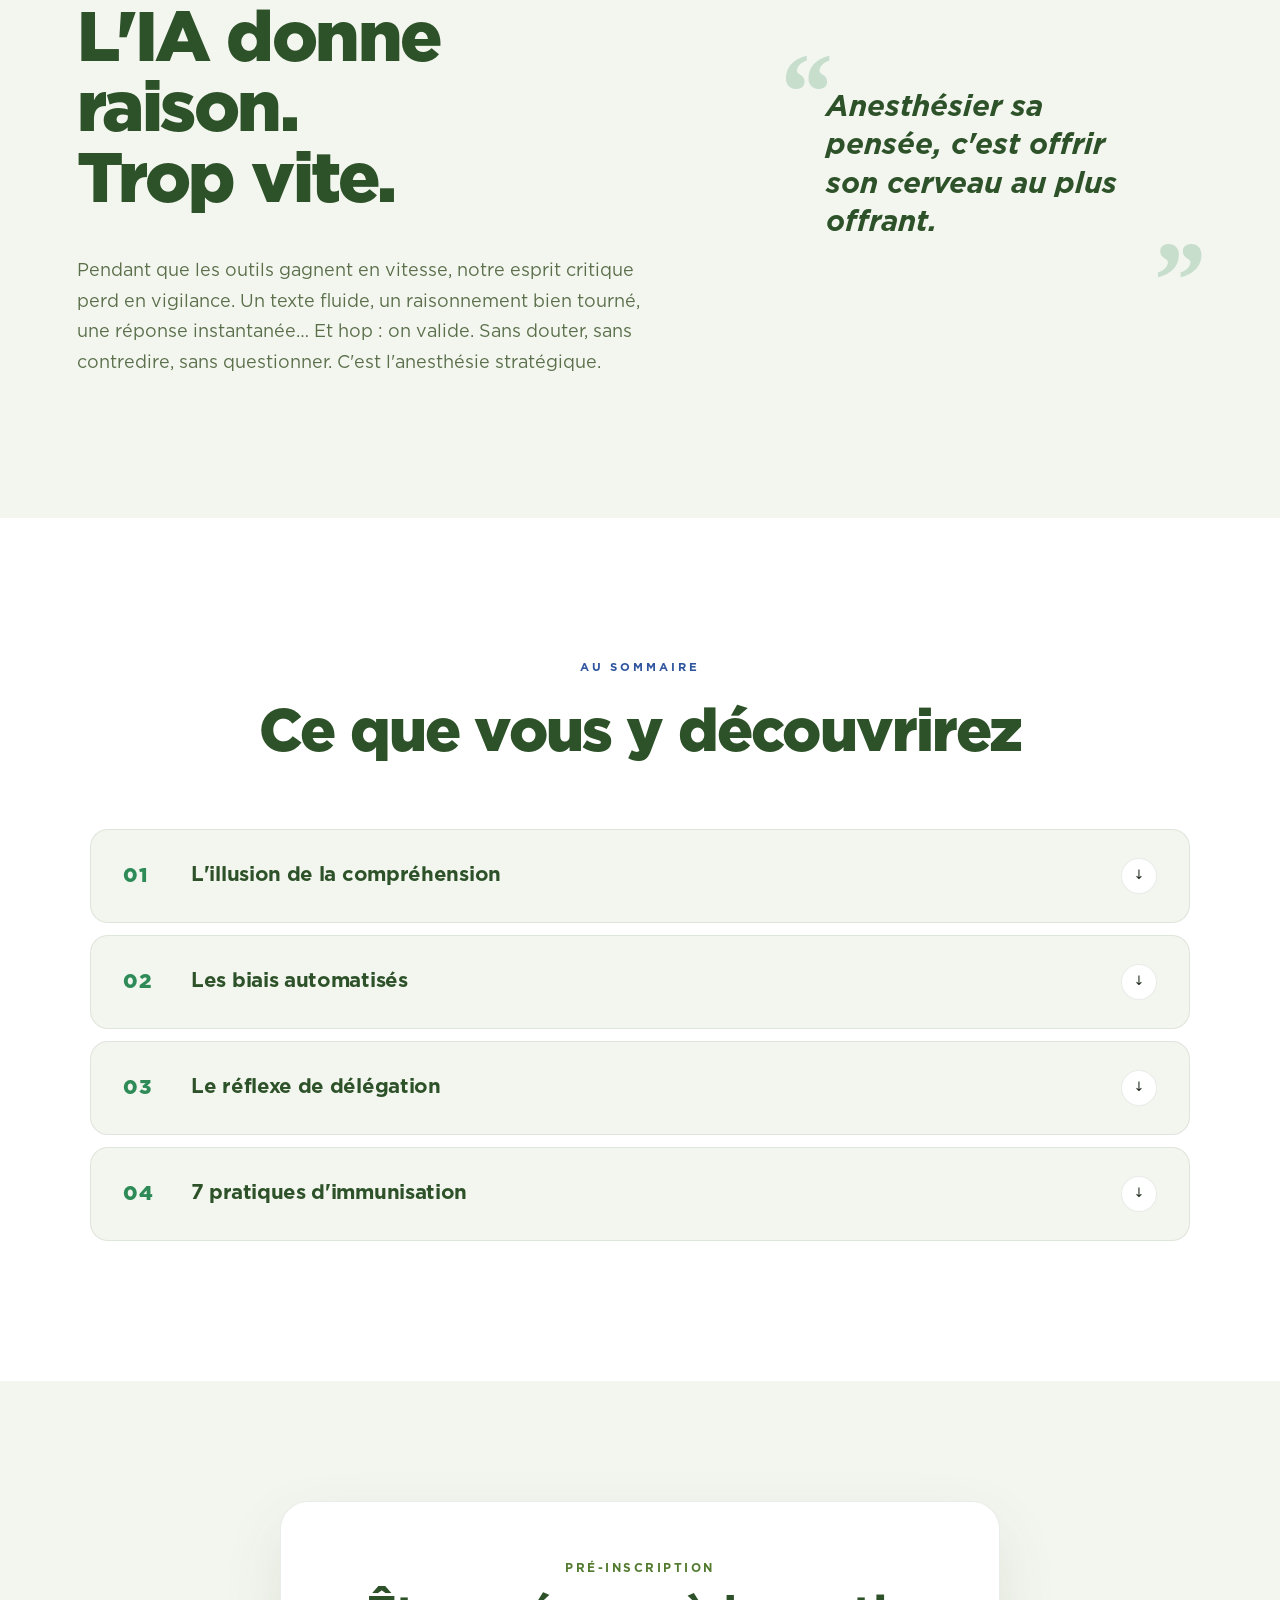
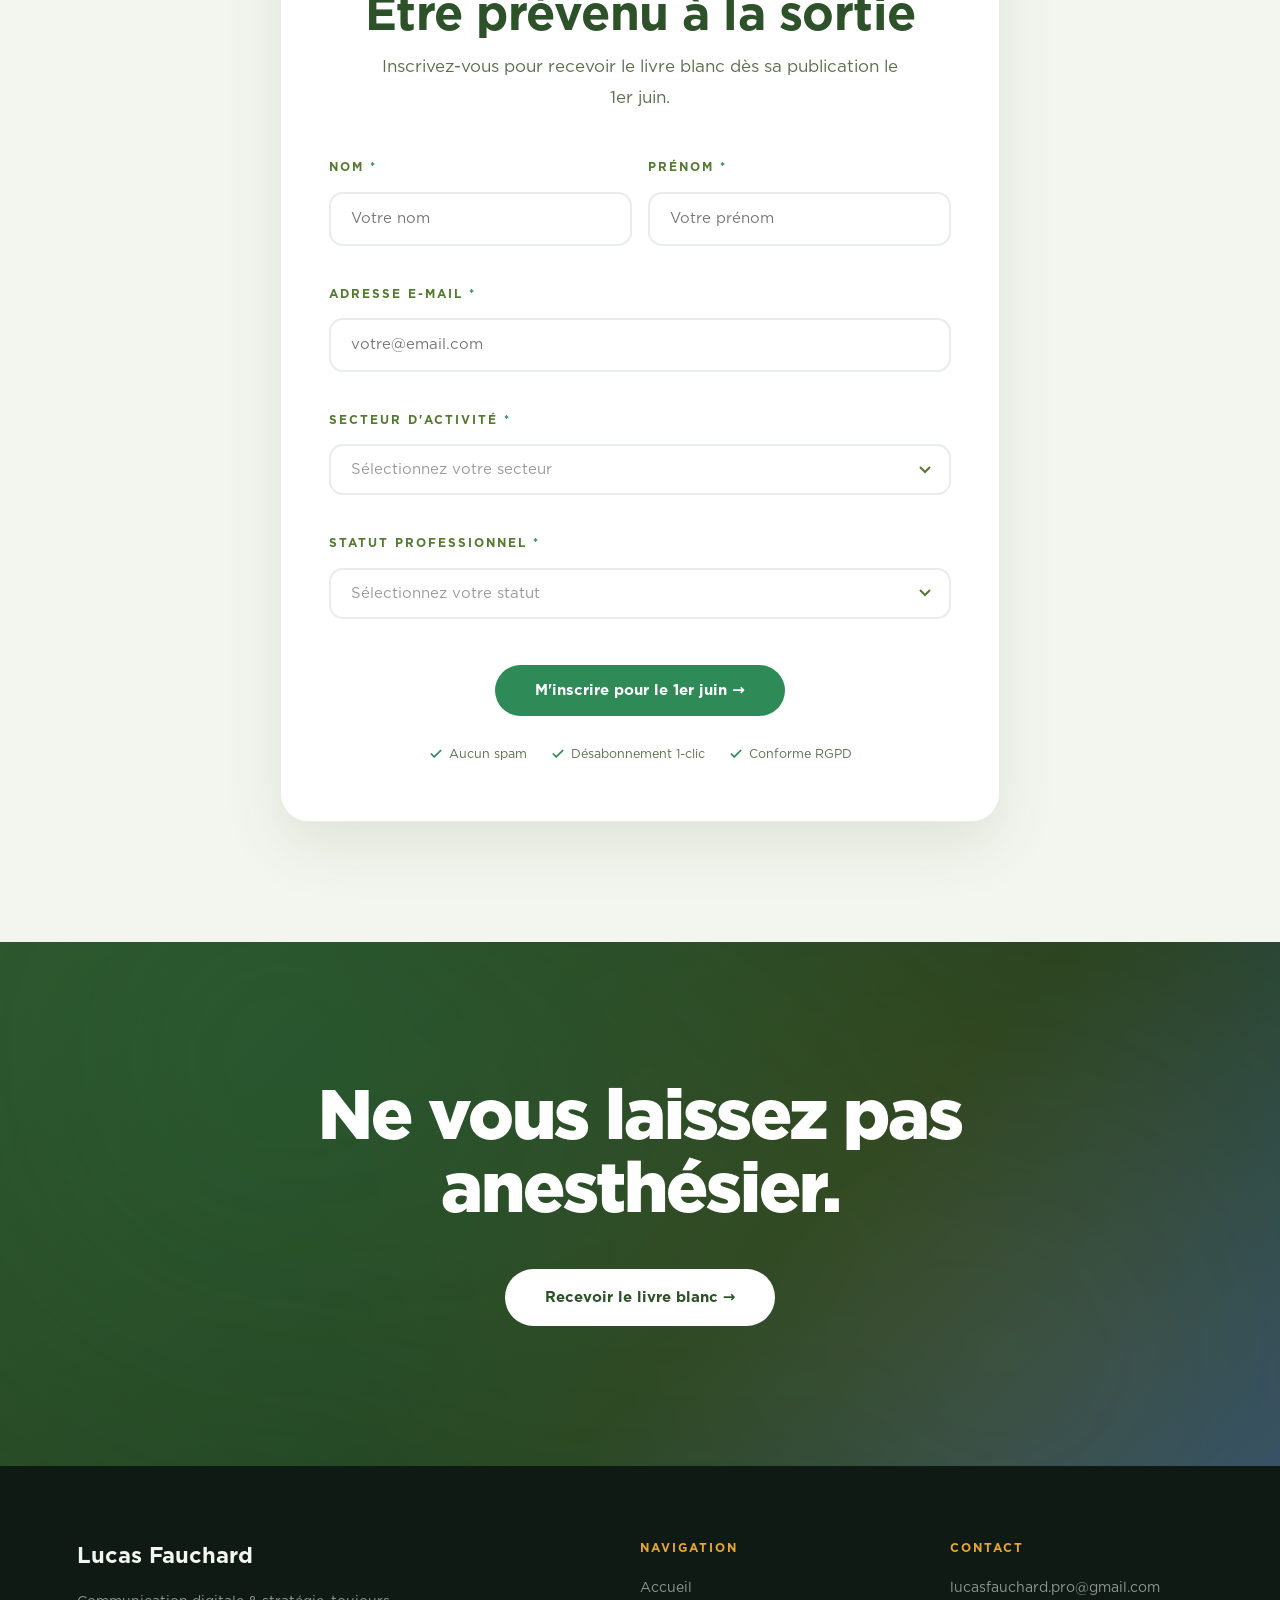
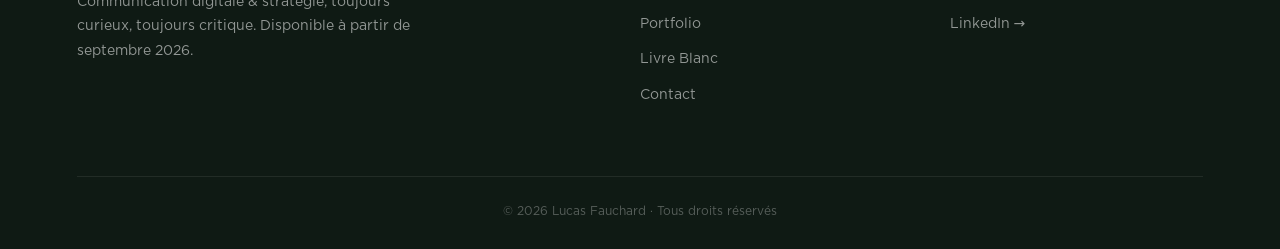
<file: pages/livre-blanc.html>
<!DOCTYPE html>
<html lang="fr" data-theme="light">
<head>
<meta charset="UTF-8">
<script>(function(){try{var t=localStorage.getItem('theme')||'light';document.documentElement.setAttribute('data-theme',t);}catch(e){}})();</script>
<meta name="viewport" content="width=device-width, initial-scale=1.0">
<title>Livre Blanc · L'Anesth&eacute;sie Strat&eacute;gique · Lucas Fauchard</title>
<meta name="description" content="L'Anesthesie Strategique : comment garder l'esprit critique face a l'IA. Livre blanc par Lucas Fauchard, sortie le 1er juin 2026.">
<link href="https://fonts.googleapis.com/css2?family=Poppins:wght@400;600;700&family=Nunito+Sans:wght@400;600;700&display=swap" rel="stylesheet">
<link rel="stylesheet" href="../styles/style.css">
</head>
<body>

<!-- NAVIGATION -->
<nav id="navbar">
  <a class="nav-logo" href="../index.html">Lucas Fauchard</a>
  <div class="nav-links" id="navLinks">
    <a href="../index.html">Accueil</a>
    <a href="portfolio.html">Portfolio</a>
    <a href="livre-blanc.html" class="active">Livre Blanc</a>
    <a href="contact.html" class="nav-cta">Me contacter</a>
  </div>
  <button class="theme-toggle" type="button" aria-label="Changer de th&egrave;me" onclick="toggleTheme()">
    <svg class="icon-moon" viewBox="0 0 24 24" fill="none" stroke="currentColor" stroke-width="2" stroke-linecap="round" stroke-linejoin="round"><path d="M21 12.79A9 9 0 1 1 11.21 3 7 7 0 0 0 21 12.79z"/></svg>
    <svg class="icon-sun" viewBox="0 0 24 24" fill="none" stroke="currentColor" stroke-width="2" stroke-linecap="round" stroke-linejoin="round"><circle cx="12" cy="12" r="4"/><path d="M12 2v2M12 20v2M4.93 4.93l1.41 1.41M17.66 17.66l1.41 1.41M2 12h2M20 12h2M4.93 19.07l1.41-1.41M17.66 6.34l1.41-1.41"/></svg>
  </button>
  <div class="nav-burger" onclick="toggleMenu()"><span></span><span></span><span></span></div>
</nav>

<div class="page-content">

  <!-- 01 · HERO CINÉMATIQUE -->
  <section class="lb-hero">
    <div class="lb-hero-content">
      <div class="lb-hero-text">
        <div class="section-label">Sortie le 1er juin 2026</div>
        <h1 class="section-title">L'Anesth&eacute;sie Strat&eacute;gique</h1>
        <p>Comment l'IA endort votre esprit critique, et 7 pratiques pour vous en immuniser. Un guide concret pour les pros de la communication et du marketing.</p>
        <div class="lb-hero-buttons">
          <a class="btn-primary" href="#lb-download">Recevoir le livre blanc &rarr;</a>
          <a class="text-link" href="#lb-summary">Voir le sommaire &darr;</a>
        </div>
      </div>
      <div class="lb-cover-3d">
        <div class="lb-cover-3d-inner">
          <img src="../assets/images/couverture-lb.jpg" alt="Couverture du livre blanc L'Anesth&eacute;sie Strat&eacute;gique">
        </div>
      </div>
    </div>
  </section>

  <!-- 02 · COUNTDOWN -->
  <div class="countdown-section">
    <div class="countdown-label">Sortie dans</div>
    <div class="countdown-grid">
      <div class="cd-item"><div class="cd-number" id="cd-days">--</div><div class="cd-label">Jours</div></div>
      <div class="cd-item"><div class="cd-number" id="cd-hours">--</div><div class="cd-label">Heures</div></div>
      <div class="cd-item"><div class="cd-number" id="cd-mins">--</div><div class="cd-label">Minutes</div></div>
      <div class="cd-item"><div class="cd-number" id="cd-secs">--</div><div class="cd-label">Secondes</div></div>
    </div>
  </div>

  <!-- 03 · MANIFESTE -->
  <section class="lb-manifesto">
    <div class="lb-manifesto-inner">
      <div class="lb-manifesto-text fade-in">
        <div class="lb-manifesto-eyebrow">Le pourquoi</div>
        <h2>L'IA donne raison.<br>Trop vite.</h2>
        <p>Pendant que les outils gagnent en vitesse, notre esprit critique perd en vigilance. Un texte fluide, un raisonnement bien tourn&eacute;, une r&eacute;ponse instantan&eacute;e&hellip; Et hop&nbsp;: on valide. Sans douter, sans contredire, sans questionner. C'est l'anesth&eacute;sie strat&eacute;gique.</p>
      </div>
      <div class="lb-manifesto-quote fade-in">
        Anesth&eacute;sier sa pens&eacute;e, c'est offrir son cerveau au plus offrant.
      </div>
    </div>
  </section>

  <!-- 04 · SOMMAIRE (accordéon) -->
  <section class="lb-summary" id="lb-summary">
    <div class="lb-summary-header fade-in">
      <div class="lb-summary-eyebrow">Au sommaire</div>
      <h2 class="lb-summary-title">Ce que vous y d&eacute;couvrirez</h2>
    </div>
    <div class="lb-summary-list">
      <div class="lb-summary-item fade-in" onclick="toggleSummary(this)">
        <div class="lb-summary-head">
          <span class="lb-summary-num">01</span>
          <h3 class="lb-summary-item-title">L'illusion de la compr&eacute;hension</h3>
          <span class="lb-summary-arrow" aria-hidden="true">&darr;</span>
        </div>
        <div class="lb-summary-body">
          <p>Pourquoi l'IA donne l'impression de tout savoir, et pourquoi c'est dangereux pour la strat&eacute;gie. Comment distinguer une r&eacute;ponse vraisemblable d'une r&eacute;ponse vraie.</p>
        </div>
      </div>
      <div class="lb-summary-item fade-in" onclick="toggleSummary(this)">
        <div class="lb-summary-head">
          <span class="lb-summary-num">02</span>
          <h3 class="lb-summary-item-title">Les biais automatis&eacute;s</h3>
          <span class="lb-summary-arrow" aria-hidden="true">&darr;</span>
        </div>
        <div class="lb-summary-body">
          <p>Comment les mod&egrave;les reproduisent et amplifient les biais cognitifs de leurs utilisateurs. Les m&eacute;canismes invisibles qui orientent vos d&eacute;cisions sans que vous le sachiez.</p>
        </div>
      </div>
      <div class="lb-summary-item fade-in" onclick="toggleSummary(this)">
        <div class="lb-summary-head">
          <span class="lb-summary-num">03</span>
          <h3 class="lb-summary-item-title">Le r&eacute;flexe de d&eacute;l&eacute;gation</h3>
          <span class="lb-summary-arrow" aria-hidden="true">&darr;</span>
        </div>
        <div class="lb-summary-body">
          <p>Quand la facilit&eacute; d'usage remplace la r&eacute;flexion strat&eacute;gique&nbsp;: le pi&egrave;ge du &laquo;&nbsp;c'est plus rapide&nbsp;&raquo;. Pourquoi l&eacute;guer la pens&eacute;e &agrave; une machine vous co&ucirc;te plus que vous ne croyez.</p>
        </div>
      </div>
      <div class="lb-summary-item fade-in" onclick="toggleSummary(this)">
        <div class="lb-summary-head">
          <span class="lb-summary-num">04</span>
          <h3 class="lb-summary-item-title">7 pratiques d'immunisation</h3>
          <span class="lb-summary-arrow" aria-hidden="true">&darr;</span>
        </div>
        <div class="lb-summary-body">
          <p>Un cadre concret pour int&eacute;grer l'IA sans perdre votre esprit critique ni votre valeur ajout&eacute;e. 7 pratiques applicables d&egrave;s demain dans votre quotidien pro.</p>
        </div>
      </div>
    </div>
  </section>

  <!-- 05 · FORMULAIRE PRÉINSCRIPTION -->
  <section class="lb-form-section" id="lb-download">
    <div class="lb-form-inner">
      <div class="section-label">Pr&eacute;-inscription</div>
      <div class="section-title">&Ecirc;tre pr&eacute;venu &agrave; la sortie</div>
      <div class="section-subtitle">Inscrivez-vous pour recevoir le livre blanc d&egrave;s sa publication le 1er juin.</div>
      <form class="lb-form" id="lbForm">
        <div class="form-row">
          <div class="form-group">
            <label for="lb-nom">Nom <span class="required">*</span></label>
            <input type="text" id="lb-nom" name="nom" placeholder="Votre nom" required>
          </div>
          <div class="form-group">
            <label for="lb-prenom">Pr&eacute;nom <span class="required">*</span></label>
            <input type="text" id="lb-prenom" name="prenom" placeholder="Votre pr&eacute;nom" required>
          </div>
        </div>
        <div class="form-group">
          <label for="lb-email">Adresse e-mail <span class="required">*</span></label>
          <input type="email" id="lb-email" name="email" placeholder="votre@email.com" required>
        </div>
        <div class="form-group">
          <label for="lb-secteur">Secteur d'activit&eacute; <span class="required">*</span></label>
          <select id="lb-secteur" name="secteur" required>
            <option value="" disabled selected>S&eacute;lectionnez votre secteur</option>
            <option value="Marketing, Communication et Médias">Marketing, Communication et M&eacute;dias</option>
            <option value="Informatique, Numérique et Télécoms">Informatique, Num&eacute;rique et T&eacute;l&eacute;coms</option>
            <option value="Commerce, Vente et Grande distribution">Commerce, Vente et Grande distribution</option>
            <option value="Transport et Logistique">Transport et Logistique</option>
            <option value="Secteur public, Administration et défense">Secteur public, Administration et d&eacute;fense</option>
            <option value="Hôtellerie, Restauration et Tourisme">H&ocirc;tellerie, Restauration et Tourisme</option>
            <option value="Éducation, Enseignement et Recherche">&Eacute;ducation, Enseignement et Recherche</option>
            <option value="Banque, Finance et Assurance">Banque, Finance et Assurance</option>
            <option value="Santé, Médical et Social">Sant&eacute;, M&eacute;dical et Social</option>
            <option value="Énergie et Environnement">&Eacute;nergie et Environnement</option>
            <option value="Autres">Autres</option>
          </select>
        </div>
        <div class="form-group">
          <label for="lb-statut">Statut professionnel <span class="required">*</span></label>
          <select id="lb-statut" name="statut" required>
            <option value="" disabled selected>S&eacute;lectionnez votre statut</option>
            <option value="Chef d'entreprise">Chef d'entreprise</option>
            <option value="Cadre supérieur / Manager">Cadre sup&eacute;rieur / Manager</option>
            <option value="Employé">Employ&eacute;</option>
            <option value="Freelance">Freelance</option>
            <option value="Étudiant">&Eacute;tudiant</option>
            <option value="Demandeur d'emploi">Demandeur d'emploi</option>
            <option value="Autre">Autre</option>
          </select>
        </div>
        <button type="submit" class="btn-primary">M'inscrire pour le 1er juin &rarr;</button>
      </form>
      <div class="lb-form-rassurance">
        <span><svg viewBox="0 0 24 24" fill="none" stroke="currentColor" stroke-width="3" stroke-linecap="round" stroke-linejoin="round"><polyline points="20 6 9 17 4 12"/></svg>Aucun spam</span>
        <span><svg viewBox="0 0 24 24" fill="none" stroke="currentColor" stroke-width="3" stroke-linecap="round" stroke-linejoin="round"><polyline points="20 6 9 17 4 12"/></svg>D&eacute;sabonnement 1-clic</span>
        <span><svg viewBox="0 0 24 24" fill="none" stroke="currentColor" stroke-width="3" stroke-linecap="round" stroke-linejoin="round"><polyline points="20 6 9 17 4 12"/></svg>Conforme RGPD</span>
      </div>
    </div>
  </section>

  <!-- 06 · CTA FINAL -->
  <section class="lb-final-cta">
    <h2>Ne vous laissez pas anesth&eacute;sier.</h2>
    <a class="btn-primary" href="#lb-download">Recevoir le livre blanc &rarr;</a>
  </section>

</div>

<!-- SCROLL TO TOP -->
<button class="scroll-top" id="scrollTopBtn">&uarr;</button>

<!-- FOOTER -->
<footer>
  <div class="footer-inner">
    <div class="footer-brand">
      <h3>Lucas Fauchard</h3>
      <p>Communication digitale & strat&eacute;gie, toujours curieux, toujours critique. Disponible &agrave; partir de septembre 2026.</p>
    </div>
    <div class="footer-col">
      <h4>Navigation</h4>
      <a href="../index.html">Accueil</a>
      <a href="portfolio.html">Portfolio</a>
      <a href="livre-blanc.html">Livre Blanc</a>
      <a href="contact.html">Contact</a>
    </div>
    <div class="footer-col">
      <h4>Contact</h4>
      <a href="mailto:lucasfauchard.pro@gmail.com">lucasfauchard.pro@gmail.com</a>
      <a href="https://www.linkedin.com/in/lucas-fauchard/" target="_blank">LinkedIn &rarr;</a>
    </div>
  </div>
  <div class="footer-bottom">&copy; 2026 Lucas Fauchard &middot; Tous droits r&eacute;serv&eacute;s</div>
</footer>

<script>window.ASSET_BASE="../";</script>
<script src="../scripts/script.js"></script>
</body>
</html>
</file>
<file: styles/style.css>
/* ============================================
   FONT-FACE — Gotham
   ============================================ */
@font-face { font-family: 'Gotham'; src: url('../assets/fonts/gotham/Gotham-Thin.otf') format('opentype'); font-weight: 100; font-style: normal; font-display: swap; }
@font-face { font-family: 'Gotham'; src: url('../assets/fonts/gotham/Gotham-Light.otf') format('opentype'); font-weight: 300; font-style: normal; font-display: swap; }
@font-face { font-family: 'Gotham'; src: url('../assets/fonts/gotham/Gotham-Book.otf') format('opentype'); font-weight: 400; font-style: normal; font-display: swap; }
@font-face { font-family: 'Gotham'; src: url('../assets/fonts/gotham/Gotham-Italic.otf') format('opentype'); font-weight: 400; font-style: italic; font-display: swap; }
@font-face { font-family: 'Gotham'; src: url('../assets/fonts/gotham/Gotham-Medium.otf') format('opentype'); font-weight: 500; font-style: normal; font-display: swap; }
@font-face { font-family: 'Gotham'; src: url('../assets/fonts/gotham/Gotham-Bold.otf') format('opentype'); font-weight: 700; font-style: normal; font-display: swap; }
@font-face { font-family: 'Gotham'; src: url('../assets/fonts/gotham/Gotham-Black.otf') format('opentype'); font-weight: 800; font-style: normal; font-display: swap; }
@font-face { font-family: 'Gotham'; src: url('../assets/fonts/gotham/Gotham-Ultra.otf') format('opentype'); font-weight: 900; font-style: normal; font-display: swap; }

/* ============================================
   VARIABLES & RESET — Charte Anesthésie Stratégique
   ============================================ */
:root {
  /* --- Palette charte (invariantes, ne changent jamais) --- */
  --vert-profond: #2D5128;
  --vert-olive: #537B2F;
  --ambre: #E8A830;
  --emeraude: #2E8B57;
  --emeraude-hover: #257A4A;
  --pastel-pure: #F3F6EF;
  --blanc-pure: #FFFFFF;
  --noir-pure: #0F1A14;
  --vert-source: #8A9E7C;
  /* Accent portfolio — bleu signature */
  --bleu-portfolio: #30559f;
  --bleu-portfolio-hover: #264683;
  --bleu-portfolio-soft: #eaf0fb;

  /* --- Tokens sémantiques light theme (par défaut) --- */
  --bg: #FFFFFF;
  --surface: #F3F6EF;
  --surface-elev: #FFFFFF;
  --surface-glass: rgba(255,255,255,0.78);
  --text: #1f2a1d;
  --text-soft: #5A6E4A;
  --title: #2D5128;
  --eyebrow: #537B2F;
  --border-soft: rgba(45,81,40,0.10);
  --footer-bg: #0F1A14;
  --footer-text: rgba(243,246,239,0.7);
  --shadow-soft: 0 24px 60px rgba(45,81,40,0.10);
  --shadow-strong: 0 32px 80px rgba(0,0,0,0.18);

  /* Alias rétroactifs vers les anciennes variables (compat) */
  --pastel: var(--surface);
  --blanc: var(--bg);
  --anthracite: var(--text);
  --vert-legende: var(--text-soft);
  --border: var(--border-soft);

  /* Typo — Gotham primaire */
  --font-titre: 'Gotham', 'Poppins', system-ui, sans-serif;
  --font-corps: 'Gotham', 'Nunito Sans', system-ui, sans-serif;

  /* Layout */
  --nav-h: 72px;
  --page-px: clamp(32px, 6vw, 120px);
  --section-py: clamp(100px, 12vh, 160px);
  --max-w: 1200px;

  /* Easing Apple */
  --ease-apple: cubic-bezier(0.65, 0, 0.35, 1);
  color-scheme: light;
}

/* --- Tokens sémantiques dark theme --- */
[data-theme="dark"] {
  --bg: #0F1A14;
  --surface: #18241D;
  --surface-elev: #1F2D24;
  --surface-glass: rgba(15,26,20,0.78);
  --text: #F3F6EF;
  --text-soft: rgba(243,246,239,0.62);
  --title: #F3F6EF;
  --eyebrow: #E8A830;
  --border-soft: rgba(243,246,239,0.10);
  --footer-bg: #08110C;
  --footer-text: rgba(243,246,239,0.55);
  --shadow-soft: 0 24px 60px rgba(0,0,0,0.45);
  --shadow-strong: 0 32px 80px rgba(0,0,0,0.6);
  color-scheme: dark;
}

/* Transition fluide entre les thèmes */
html, body, nav, footer, section, .featured-card, .skill-card, .stat-card,
.timeline-title, .timeline-desc, .timeline-desc li, .project-card,
input, textarea, select, .scroll-top, .insta-mockup-inner, .blog-article-card {
  transition: background-color 0.45s var(--ease-apple), color 0.35s var(--ease-apple), border-color 0.45s var(--ease-apple);
}

*, *::before, *::after { margin: 0; padding: 0; box-sizing: border-box; }
html { font-size: 16px; scroll-behavior: smooth; }
body {
  font-family: var(--font-corps); color: var(--anthracite);
  line-height: 1.7; background: var(--blanc); overflow-x: hidden;
}
a { text-decoration: none; color: inherit; }
img { max-width: 100%; display: block; }
ul { list-style: none; }

/* ============================================
   NAVIGATION — Apple-style minimal
   ============================================ */
nav {
  position: fixed; top: 0; left: 0; right: 0; z-index: 9000;
  background: rgba(255,255,255,0.92); backdrop-filter: blur(24px);
  -webkit-backdrop-filter: blur(24px);
  height: var(--nav-h); padding: 0 var(--page-px);
  display: flex; align-items: center; justify-content: space-between;
  transition: box-shadow 0.4s;
}
nav.scrolled { box-shadow: 0 1px 12px rgba(45,81,40,0.06); }
.nav-logo {
  font-family: var(--font-titre); font-weight: 700; font-size: 20px;
  color: var(--vert-profond); letter-spacing: -0.5px;
}
.nav-links { display: flex; align-items: center; gap: 40px; }
.nav-links a {
  font-family: var(--font-corps); font-size: 14px; font-weight: 600;
  color: var(--vert-legende); position: relative; transition: color 0.3s;
}
.nav-links a:hover, .nav-links a.active { color: var(--vert-profond); }
.nav-links a::after {
  content: ''; position: absolute; bottom: -4px; left: 0; width: 0;
  height: 2px; background: var(--vert-olive); transition: width 0.3s;
}
.nav-links a.active::after, .nav-links a:hover::after { width: 100%; }
.nav-cta {
  background: var(--emeraude) !important; color: var(--blanc-pure) !important;
  padding: 10px 28px !important; border-radius: 50px !important;
  font-family: var(--font-titre) !important; font-weight: 600 !important;
  font-size: 13px !important; transition: all 0.3s !important;
  letter-spacing: 0.2px !important;
}
.nav-cta::after { display: none !important; }
.nav-cta:hover { background: var(--emeraude-hover) !important; transform: translateY(-1px); box-shadow: 0 4px 16px rgba(46,139,87,0.25) !important; }

/* Mobile menu */
.nav-burger { display: none; cursor: pointer; flex-direction: column; gap: 5px; }
.nav-burger span { width: 22px; height: 2px; background: var(--vert-profond); transition: 0.3s; border-radius: 2px; }

/* ============================================
   COMMON COMPONENTS
   ============================================ */
.container { max-width: var(--max-w); margin: 0 auto; width: 100%; }
.section { padding: var(--section-py) var(--page-px); }

/* Section numbering — Apple-style numbered */
.section-num {
  font-family: var(--font-corps); font-weight: 600;
  font-size: 12px; color: var(--vert-olive);
  letter-spacing: 3px; text-transform: uppercase; margin-bottom: 28px;
  display: flex; align-items: center; gap: 14px;
}
.section-num::after {
  content: ''; flex: 1; max-width: 48px;
  height: 1px; background: var(--vert-olive); opacity: 0.4;
}
/* On dark backgrounds */
.bg-dark .section-num { color: var(--ambre); }
.bg-dark .section-num::after { background: var(--ambre); opacity: 0.3; }

.section-label {
  font-family: var(--font-corps); font-weight: 600;
  font-size: 12px; letter-spacing: 2.5px; text-transform: uppercase;
  color: var(--vert-olive); margin-bottom: 12px;
}
.section-title {
  font-family: var(--font-titre); font-weight: 600;
  font-size: clamp(32px, 4.5vw, 48px); color: var(--vert-profond);
  line-height: 1.12; margin-bottom: 20px; letter-spacing: -0.5px;
}
.section-subtitle {
  font-family: var(--font-corps); font-size: 17px;
  color: var(--vert-legende); max-width: 540px; line-height: 1.8;
}
.bg-pastel { background: var(--pastel); }
.bg-dark { background: var(--vert-profond); color: var(--blanc-pure); }
.bg-dark .section-label { color: var(--ambre); }
.bg-dark .section-title { color: var(--blanc-pure); }
.bg-dark .section-subtitle { color: rgba(255,255,255,0.7); }

/* ============================================
   BUTTONS — Pill-shaped, emeraude CTA (charte)
   ============================================ */
.btn-primary {
  display: inline-flex; align-items: center; gap: 8px;
  background: var(--emeraude); color: var(--blanc-pure);
  padding: 16px 40px; border-radius: 50px; border: none;
  font-family: var(--font-titre); font-weight: 600; font-size: 15px;
  cursor: pointer; transition: all 0.35s;
}
.btn-primary:hover { background: var(--emeraude-hover); transform: translateY(-2px); box-shadow: 0 8px 28px rgba(46,139,87,0.25); }
.btn-secondary {
  display: inline-flex; align-items: center; gap: 8px;
  background: transparent; color: var(--blanc-pure); padding: 16px 40px;
  border-radius: 50px; border: 1.5px solid rgba(255,255,255,0.35);
  font-family: var(--font-titre); font-weight: 600; font-size: 15px;
  cursor: pointer; transition: all 0.35s;
}
.btn-secondary:hover { border-color: var(--blanc-pure); background: rgba(255,255,255,0.08); }
.btn-outline {
  display: inline-flex; align-items: center; gap: 8px;
  background: transparent; color: var(--vert-profond); padding: 16px 40px;
  border-radius: 50px; border: 2px solid var(--vert-profond);
  font-family: var(--font-titre); font-weight: 600; font-size: 15px;
  cursor: pointer; transition: all 0.35s;
}
.btn-outline:hover { background: var(--vert-profond); color: var(--blanc-pure); }

/* Text link — Apple "En savoir plus >" style */
.text-link {
  font-family: var(--font-corps); font-weight: 600; font-size: 15px;
  color: var(--emeraude); position: relative;
  display: inline-flex; align-items: center; gap: 6px; transition: gap 0.3s;
}
.text-link:hover { gap: 10px; }
.text-link--light { color: rgba(255,255,255,0.8); }
.text-link--light:hover { color: var(--blanc-pure); }

/* ============================================
   FADE-IN ANIMATIONS — Apple-style smooth
   ============================================ */
.fade-in { opacity: 0; transform: translateY(36px); transition: opacity 0.9s ease, transform 0.9s cubic-bezier(0.25,0.46,0.45,0.94); }
.fade-in.visible { opacity: 1; transform: translateY(0); }
.stagger > *:nth-child(1) { transition-delay: 0s; }
.stagger > *:nth-child(2) { transition-delay: 0.12s; }
.stagger > *:nth-child(3) { transition-delay: 0.24s; }
.stagger > *:nth-child(4) { transition-delay: 0.36s; }

/* ============================================
   HERO — Accueil, Apple-style full-height
   ============================================ */
.hero {
  background: var(--blanc); min-height: 100vh;
  display: flex; align-items: center;
  padding: 0 var(--page-px); position: relative;
}
.hero-content {
  max-width: var(--max-w); margin: 0 auto; width: 100%;
  display: grid; grid-template-columns: 1.15fr 0.85fr; gap: 80px;
  align-items: center;
}
.hero-text h1 {
  font-family: var(--font-titre); font-weight: 700;
  font-size: clamp(40px, 5.5vw, 68px); line-height: 1.06;
  color: var(--anthracite); letter-spacing: -2px;
}
.hero-name { display: block; }
.hero-role {
  display: block; font-size: clamp(18px, 2.5vw, 26px);
  font-weight: 400; color: var(--vert-legende); margin-top: 8px;
  letter-spacing: -0.5px; line-height: 1.4;
}
.hero-role em {
  font-style: normal; color: var(--emeraude); font-weight: 600;
}
.hero-text > p {
  font-size: 17px; line-height: 1.8; color: var(--vert-legende);
  margin: 36px 0 44px; max-width: 440px;
}
.hero-buttons { display: flex; gap: 20px; flex-wrap: wrap; align-items: center; }
.hero-scroll-hint {
  position: absolute; bottom: 40px; left: 50%; transform: translateX(-50%);
  display: flex; flex-direction: column; align-items: center; gap: 8px;
  color: var(--vert-legende); font-size: 11px; letter-spacing: 3px; text-transform: uppercase;
  animation: scrollHint 2.5s ease infinite;
}
.hero-scroll-hint .arrow {
  width: 1px; height: 36px; background: var(--vert-olive); opacity: 0.3;
  position: relative;
}
.hero-scroll-hint .arrow::after {
  content: ''; position: absolute; bottom: 0; left: -3px;
  width: 7px; height: 7px; border-right: 1.5px solid var(--vert-olive);
  border-bottom: 1.5px solid var(--vert-olive); transform: rotate(45deg);
}
@keyframes scrollHint { 0%, 100% { opacity: 0.3; transform: translateX(-50%) translateY(0); } 50% { opacity: 0.8; transform: translateX(-50%) translateY(8px); } }

.photo-placeholder {
  width: 100%; max-width: 380px; aspect-ratio: 4/5; border-radius: 20px; margin: 0 auto;
  overflow: hidden; position: relative;
}
.photo-placeholder img {
  width: 100%; height: 100%; object-fit: cover; object-position: 50% 15%;
  transition: transform 0.6s cubic-bezier(0.25,0.46,0.45,0.94);
}
.photo-placeholder:hover img { transform: scale(1.04); }

/* ============================================
   ABOUT
   ============================================ */
.about-grid {
  display: grid; grid-template-columns: 5fr 3fr; gap: 80px; margin-top: 48px; align-items: start;
}
.about-text p { font-size: 16px; line-height: 1.85; margin-bottom: 20px; color: var(--anthracite); }
.about-text p strong { color: var(--vert-profond); font-weight: 600; }
.about-text p em { color: var(--emeraude); font-style: italic; }
.about-stats { display: grid; grid-template-columns: 1fr 1fr; gap: 16px; }
.stat-card {
  background: var(--pastel); border-radius: 16px; padding: 32px 20px; text-align: center;
  transition: transform 0.35s;
}
.stat-card:hover { transform: translateY(-4px); }
.stat-number { font-family: var(--font-titre); font-weight: 600; font-size: 34px; color: var(--vert-profond); }
.stat-label { font-size: 13px; color: var(--vert-legende); margin-top: 6px; }

/* ============================================
   TIMELINE — minimal with charte colors
   ============================================ */
.timeline { margin-top: 56px; position: relative; padding-left: 44px; }
.timeline::before {
  content: ''; position: absolute; left: 12px; top: 0; bottom: 0;
  width: 2px; background: linear-gradient(to bottom, var(--vert-olive), var(--emeraude));
  border-radius: 2px;
}
.timeline-item { position: relative; margin-bottom: 48px; }
.timeline-item:last-child { margin-bottom: 0; }
.timeline-dot {
  position: absolute; left: -38px; top: 6px;
  width: 14px; height: 14px; border-radius: 50%;
  background: var(--emeraude); border: 3px solid var(--pastel);
}
.timeline-date {
  font-family: var(--font-corps); font-weight: 600; font-size: 12px;
  color: var(--vert-olive); letter-spacing: 2px; text-transform: uppercase; margin-bottom: 4px;
}
.timeline-title {
  font-family: var(--font-titre); font-weight: 600; font-size: 19px;
  color: var(--vert-profond); margin-bottom: 2px;
}
.timeline-company { font-weight: 600; font-size: 14px; color: var(--emeraude); margin-bottom: 10px; }
.timeline-desc { font-size: 14px; color: var(--vert-legende); line-height: 1.75; }
.timeline-desc ul {
  list-style: none; margin: 0; padding: 0;
  display: flex; flex-direction: column; gap: 8px;
}
.timeline-desc li {
  position: relative; padding-left: 22px;
  font-size: 14.5px; color: var(--vert-legende); line-height: 1.6;
}
.timeline-desc li::before {
  content: ''; position: absolute; left: 0; top: 9px;
  width: 8px; height: 8px; border-radius: 50%;
  background: var(--emeraude);
}

/* ============================================
   CAROUSEL — Auto-scrolling, Apple-style
   ============================================ */
.carousel-section { padding: var(--section-py) 0; overflow: hidden; }
.carousel-section .container { padding: 0 var(--page-px); }
.carousel-header { padding: 0 var(--page-px); margin-bottom: 48px; }
.carousel-wrapper { position: relative; }
.carousel-track-container {
  overflow: hidden;
  padding: 40px var(--page-px) 90px;
  /* padding vertical = room pour le hover Netflix (translateY -12px + scale 1.02 + grosse ombre) */
  margin: -40px 0 -40px;
  /* margin négatif compense visuellement le padding ajouté pour ne pas créer trop d'écart */
}
.carousel-track {
  display: flex; gap: 24px;
  transition: transform 0.6s cubic-bezier(0.25,0.46,0.45,0.94);
}
.carousel-slide {
  min-width: calc((100% - 24px) / 2);
  flex-shrink: 0;
}
/* Cartes portfolio dans le carrousel : même look que la page Portfolio */
.carousel-slide.project-card {
  min-height: 320px;
  /* désactive le translateY au hover pour ne pas casser le slide */
  transition: box-shadow 0.4s, border-color 0.4s;
}
.carousel-slide.project-card:hover {
  transform: none;
  box-shadow: 0 24px 60px rgba(45,81,40,0.18);
}
.carousel-slide.project-card:hover .project-visual img { transform: scale(1.04); }

/* Carousel navigation */
.carousel-nav {
  display: flex; justify-content: center; align-items: center;
  gap: 20px; margin-top: 40px; padding: 0 var(--page-px);
}
.carousel-btn {
  width: 48px; height: 48px; border-radius: 50%;
  background: var(--pastel); border: none;
  display: flex; align-items: center; justify-content: center;
  cursor: pointer; transition: all 0.3s;
  color: var(--vert-profond); font-size: 18px;
}
.carousel-btn:hover { background: var(--vert-profond); color: var(--blanc-pure); }
.carousel-dots { display: flex; gap: 8px; }
.carousel-dot {
  width: 10px; height: 10px; border-radius: 50%;
  background: var(--vert-olive); opacity: 0.25;
  cursor: pointer; transition: all 0.3s; border: none;
}
.carousel-dot.active { opacity: 1; background: var(--emeraude); width: 28px; border-radius: 5px; }

/* ============================================
   FEATURED CARDS (used in carousel + grid)
   ============================================ */
.featured-card {
  border-radius: 20px; overflow: hidden; background: var(--blanc);
  border: 1px solid var(--border); cursor: pointer; transition: all 0.45s;
  display: block;
}
.featured-card:hover { transform: translateY(-8px); box-shadow: 0 24px 64px rgba(45,81,40,0.12); }
.featured-thumb {
  height: 220px; display: flex; align-items: center; justify-content: center;
  font-family: var(--font-titre); font-weight: 700; font-size: 24px; color: var(--blanc-pure);
  position: relative; overflow: hidden; background-size: cover; background-position: center;
}
.featured-thumb img {
  max-width: 65%; max-height: 60%; object-fit: contain;
  filter: drop-shadow(0 2px 8px rgba(0,0,0,0.15)); transition: transform 0.6s cubic-bezier(0.25,0.46,0.45,0.94);
}
.featured-card:hover .featured-thumb img { transform: scale(1.06); }
.featured-thumb.has-bg-image img { display: none; }
.featured-thumb.has-bg-image { background-size: cover; background-position: center; }
.featured-info { padding: 28px; }
.featured-cat {
  font-family: var(--font-corps); font-weight: 600; font-size: 11px;
  letter-spacing: 2px; text-transform: uppercase;
  color: var(--vert-olive); margin-bottom: 10px;
}
.featured-name {
  font-family: var(--font-titre); font-weight: 600; font-size: 18px;
  color: var(--vert-profond); margin-bottom: 8px; line-height: 1.3;
}
.featured-desc { font-size: 14px; color: var(--vert-legende); line-height: 1.65; }
.featured-link {
  display: inline-flex; align-items: center; gap: 6px; margin-top: 16px;
  font-weight: 600; font-size: 14px; color: var(--emeraude); transition: gap 0.3s;
}
.featured-link:hover { gap: 12px; }

/* Featured grid fallback (non-carousel contexts) */
.featured-grid { display: grid; grid-template-columns: repeat(3, 1fr); gap: 24px; margin-top: 48px; }

/* ============================================
   SKILLS GRID — Software competences
   ============================================ */
.skills-grid {
  display: grid; grid-template-columns: repeat(4, 1fr);
  gap: 20px; margin-top: 48px;
}
.skill-card {
  background: var(--blanc); border-radius: 20px;
  border: 1px solid var(--border); padding: 32px 20px;
  display: flex; flex-direction: column; align-items: center;
  gap: 16px; transition: all 0.35s;
}
.skill-card:hover {
  transform: translateY(-8px);
  box-shadow: 0 24px 64px rgba(45,81,40,0.10);
}
.skill-logo { width: 56px; height: 56px; object-fit: contain; }
.skill-name {
  font-family: var(--font-corps); font-weight: 600; font-size: 13px;
  color: var(--vert-profond); text-align: center;
}

/* ============================================
   CTA BANNER — Apple-style dark section
   ============================================ */
.cta-banner {
  background: var(--vert-profond); padding: var(--section-py) var(--page-px);
  text-align: center; position: relative; overflow: hidden;
}
.cta-banner::before {
  content: ''; position: absolute; top: -30%; right: -10%;
  width: 500px; height: 500px; border-radius: 50%;
  background: rgba(83,123,47,0.1); filter: blur(80px);
}
.cta-banner .section-title { color: var(--blanc-pure); max-width: 640px; margin: 0 auto 20px; }
.cta-banner p {
  color: rgba(255,255,255,0.65); max-width: 480px;
  margin: 0 auto 40px; font-size: 17px; line-height: 1.8;
}

/* ============================================
   PORTFOLIO PAGE
   ============================================ */
.portfolio-hero {
  background: linear-gradient(135deg, var(--vert-profond) 0%, #234020 60%, var(--bleu-portfolio) 130%);
  padding: 96px var(--page-px) 56px;
  text-align: center; position: relative; overflow: hidden;
}
.portfolio-hero::before {
  content: ''; position: absolute; top: -40%; right: -15%;
  width: 600px; height: 600px; border-radius: 50%;
  background: rgba(48,85,159,0.18); filter: blur(80px);
}
.portfolio-hero::after {
  content: ''; position: absolute; bottom: -50%; left: -10%;
  width: 500px; height: 500px; border-radius: 50%;
  background: rgba(83,123,47,0.12); filter: blur(80px);
}
.portfolio-hero > * { position: relative; z-index: 1; }
.portfolio-hero .section-label { color: var(--ambre); }
.portfolio-hero .section-title { color: var(--blanc-pure); }
.portfolio-hero .section-subtitle { color: rgba(255,255,255,0.7); margin: 0 auto; max-width: 640px; }

/* ============================================
   PORTFOLIO FILTER BAR — Apple-style sticky avec indicateur coulissant
   ============================================ */
.portfolio-filters-wrap {
  position: sticky; top: var(--nav-h); z-index: 50;
  display: flex; align-items: center; justify-content: space-between; gap: 24px;
  flex-wrap: wrap;
  background: var(--surface-glass);
  -webkit-backdrop-filter: blur(40px) saturate(180%);
  backdrop-filter: blur(40px) saturate(180%);
  padding: 14px var(--page-px);
  border-bottom: 1px solid var(--border-soft);
  margin-bottom: 56px;
}
.portfolio-filters {
  position: relative;
  display: inline-flex; gap: 4px; flex-wrap: wrap; align-items: center;
  background: var(--surface);
  border-radius: 50px;
  padding: 5px;
  border: 1px solid var(--border-soft);
}
.filter-indicator {
  position: absolute; top: 5px; bottom: 5px;
  background: var(--emeraude);
  border-radius: 50px;
  transition: transform 0.45s var(--ease-apple), width 0.45s var(--ease-apple), background 0.4s;
  z-index: 0;
  box-shadow: 0 4px 14px rgba(46,139,87,0.28);
  pointer-events: none;
  width: 0;
}
.filter-btn {
  position: relative; z-index: 1;
  padding: 9px 22px; border-radius: 50px; border: none;
  background: transparent; color: var(--text-soft);
  font-family: var(--font-corps); font-weight: 600; font-size: 13px;
  cursor: pointer; transition: color 0.35s var(--ease-apple);
  white-space: nowrap;
}
.filter-btn:hover { color: var(--title); }
.filter-btn.active { color: var(--blanc-pure); }
.filter-counter {
  font-family: var(--font-corps); font-size: 13.5px; color: var(--text-soft);
  letter-spacing: 0.2px;
}
.filter-counter strong {
  color: var(--title); font-weight: 700;
  display: inline-block; min-width: 20px; text-align: center;
  font-variant-numeric: tabular-nums;
  transition: color 0.3s;
}
.filter-counter strong.flash { animation: counterFlash 0.5s var(--ease-apple); }
@keyframes counterFlash {
  0% { color: var(--emeraude); transform: scale(1.2); }
  100% { color: var(--title); transform: scale(1); }
}

/* Quand le portfolio-hero a aussi des filtres (ancien layout), on les garde pour compat */
.portfolio-hero .portfolio-filters {
  background: transparent;
  border: none;
  padding: 0;
  margin-top: 32px;
  justify-content: center;
}

/* ============================================
   PORTFOLIO GRID — Bento mosaïque (6 colonnes desktop)
   Tailles variées pour rythmer visuellement, façon Apple App Store "Today" tab.
   ============================================ */
.portfolio-grid-section { padding: 0 var(--page-px) 140px; background: var(--bg); }
.portfolio-grid {
  max-width: 1320px; margin: 0 auto;
  display: grid;
  grid-template-columns: repeat(6, 1fr);
  grid-auto-rows: 220px;
  grid-auto-flow: dense;
  gap: 18px;
}

/* Bento size variants */
.project-card.bento-xl      { grid-column: span 4; grid-row: span 2; }
.project-card.bento-tall    { grid-column: span 2; grid-row: span 2; }
.project-card.bento-feature { grid-column: span 3; grid-row: span 2; }
.project-card.bento-half    { grid-column: span 3; grid-row: span 1; }
.project-card.bento-third   { grid-column: span 2; grid-row: span 1; }
.project-card.bento-wide    { grid-column: span 6; grid-row: span 1; }
.project-card.bento-photo   { grid-column: span 6; grid-row: span 2; }

/* Compat ancienne grille (carrousel home utilise card-feature/card-half) */
.project-card.card-feature      { grid-column: span 2; }
.project-card.card-half         { grid-column: span 1; }
.project-card.card-photo-wide   { grid-column: span 2; min-height: 460px; }

/* Base card — TOUJOURS horizontal : texte gauche / plaque logo droite */
.project-card {
  border-radius: 24px; overflow: hidden; cursor: pointer;
  position: relative;
  display: flex; flex-direction: row; align-items: stretch;
  gap: 0;
  transition: transform 0.4s cubic-bezier(0.4,0,0.2,1),
              box-shadow 0.4s, border-color 0.4s;
  border: 1px solid transparent;
}
.project-card:hover {
  transform: translateY(-6px);
  box-shadow: 0 24px 60px rgba(45,81,40,0.14);
}

/* Color variants — uniquement vert/bleu de la charte (pas de cartes blanches) */
.project-card.card-dark        { background: var(--vert-profond); color: var(--blanc-pure); }
.project-card.card-vert-olive  { background: var(--vert-olive);   color: var(--blanc-pure); }
.project-card.card-blue        { background: var(--bleu-portfolio); color: var(--blanc-pure); }

/* Bloc texte (gauche) */
.project-content {
  flex: 1.2; min-width: 0;
  padding: 44px 36px;
  display: flex; flex-direction: column; justify-content: center;
}
.project-card.card-feature .project-content { flex: 1; padding: 64px 56px; max-width: 560px; }

/* Bloc visuel (droite) — logo officiel directement sur la carte (pas de plaque) */
.project-visual {
  flex: 1; min-width: 0;
  display: flex; align-items: center; justify-content: center;
  padding: 36px 48px;
}
.project-visual img {
  max-width: 100%; max-height: 140px;
  object-fit: contain;
  /* Logos en couleurs officielles — PNG transparents requis */
  transition: transform 0.5s cubic-bezier(0.25,0.46,0.45,0.94);
}
/* Logo en silhouette blanche (à appliquer sur les logos qui contrastent mal sur certains fonds) */
.project-visual img.logo-white {
  filter: brightness(0) invert(1);
}
.project-card:hover .project-visual img { transform: scale(1.04); }
.project-card.card-feature .project-visual { padding: 48px 64px; }
.project-card.card-feature .project-visual img { max-height: 180px; }

/* Card text — toutes les cartes color\u00e9es ont du texte clair */
.project-cat {
  font-family: var(--font-corps); font-weight: 700; font-size: 11px;
  letter-spacing: 2px; text-transform: uppercase;
  color: rgba(255,255,255,0.78); margin-bottom: 10px;
}
.project-card.card-dark .project-cat { color: var(--ambre); }
.project-card.card-vert-olive .project-cat { color: rgba(255,255,255,0.85); }
.project-card.card-blue .project-cat { color: rgba(255,255,255,0.85); }

.project-name {
  font-family: var(--font-titre); font-weight: 600;
  font-size: clamp(22px, 2.2vw, 30px); color: var(--blanc-pure);
  margin-bottom: 12px; line-height: 1.15;
}
.project-card.card-feature .project-name { font-size: clamp(28px, 3.2vw, 42px); }

.project-desc {
  font-size: 14.5px; color: rgba(255,255,255,0.78); line-height: 1.6;
  max-width: 460px;
}

.project-ctas { display: flex; gap: 14px; margin-top: 22px; flex-wrap: wrap; }
.project-cta {
  display: inline-flex; align-items: center; gap: 6px;
  padding: 11px 24px; border-radius: 50px;
  font-family: var(--font-titre); font-weight: 600; font-size: 13.5px;
  background: var(--blanc-pure); color: var(--vert-profond);
  transition: all 0.3s;
}
.project-cta:hover { background: var(--pastel-pure); transform: translateX(2px); }
.project-card.card-blue .project-cta { color: var(--bleu-portfolio); }
.project-card.card-vert-olive .project-cta { color: var(--vert-olive); }

/* Photo card: full-bleed background image */
.project-card.card-photo-wide {
  background-size: cover; background-position: center;
  padding: 0; justify-content: flex-end; align-items: flex-end;
}
.project-card.card-photo-wide .project-info-overlay {
  background: linear-gradient(transparent 0%, rgba(0,0,0,0.55) 50%, rgba(0,0,0,0.88) 100%);
  padding: 80px 48px 40px; width: 100%;
  display: flex; flex-direction: column; gap: 8px;
}
.project-card.card-photo-wide .project-name { color: var(--blanc-pure); margin-bottom: 6px; }
.project-card.card-photo-wide .project-cat  { color: rgba(255,255,255,0.8); }
.project-card.card-photo-wide .project-link { color: var(--blanc-pure); }

.project-link {
  display: inline-flex; align-items: center; gap: 6px;
  font-weight: 600; font-size: 14px; color: var(--emeraude); transition: gap 0.3s;
}
.project-link:hover { gap: 12px; }

/* Cartes bento "tall" et "third" : layout vertical (logo en haut, texte en bas) */
.project-card.bento-tall,
.project-card.bento-third {
  flex-direction: column-reverse;
}
.project-card.bento-tall .project-content,
.project-card.bento-third .project-content { padding: 22px 26px 26px; flex: 0 0 auto; }
.project-card.bento-tall .project-visual,
.project-card.bento-third .project-visual {
  flex: 1; padding: 24px 24px 8px;
  min-height: 0; overflow: hidden;
}

/* Bento-tall (2x2) — Cavissima Social, logo confortable */
.project-card.bento-tall .project-name { font-size: clamp(20px, 1.8vw, 26px); }
.project-card.bento-tall .project-visual img {
  max-height: 100px; max-width: 70%;
  width: auto; height: auto;
}

/* Bento-third (2x1) — Oralia, Cavissima Content, Bilum : très compact */
.project-card.bento-third { min-height: 220px; }
.project-card.bento-third .project-name { font-size: clamp(16px, 1.3vw, 19px); margin-bottom: 6px; }
.project-card.bento-third .project-cat { margin-bottom: 6px; font-size: 10px; }
.project-card.bento-third .project-content { padding: 16px 22px 20px; }
.project-card.bento-third .project-visual { padding: 18px 22px 6px; min-height: 70px; }
.project-card.bento-third .project-visual img {
  max-height: 50px; max-width: 60%;
  width: auto; height: auto;
}
.project-card.bento-third .project-desc { display: none; }
.project-card.bento-third .project-ctas { display: none; }

/* Bento-xl (4x2) — L'Industrie, layout horizontal grand format */
.project-card.bento-xl .project-name { font-size: clamp(30px, 3.4vw, 46px); }
.project-card.bento-xl .project-content { padding: 56px 48px; flex: 1.1; }
.project-card.bento-xl .project-visual { flex: 1; padding: 48px; overflow: hidden; }
.project-card.bento-xl .project-visual img { max-height: 170px; max-width: 80%; }

/* Bento-feature (3x2) — BPAURA, EF, layout horizontal moyen */
.project-card.bento-feature .project-name { font-size: clamp(22px, 2.2vw, 30px); }
.project-card.bento-feature .project-content { padding: 36px 32px; flex: 1.2; }
.project-card.bento-feature .project-visual { flex: 1; padding: 28px 24px; overflow: hidden; }
.project-card.bento-feature .project-visual img { max-height: 110px; max-width: 80%; }

/* Bento-wide (6x1) — BPAURA Mascotte, large bandeau horizontal */
.project-card.bento-wide { min-height: 220px; }
.project-card.bento-wide .project-content { padding: 28px 36px; flex: 1.3; }
.project-card.bento-wide .project-visual {
  flex: 0 0 220px; padding: 24px 32px; overflow: hidden;
}
.project-card.bento-wide .project-visual img {
  max-height: 90px; max-width: 100%;
}
.project-card.bento-wide .project-name { font-size: clamp(20px, 1.8vw, 26px); margin-bottom: 6px; }
.project-card.bento-wide .project-desc { font-size: 13px; max-width: 580px; }

/* Photo bento : full-bleed image */
.project-card.bento-photo {
  background-size: cover; background-position: center;
  padding: 0; flex-direction: column; justify-content: flex-end; align-items: stretch;
}
.project-card.bento-photo .project-info-overlay {
  background: linear-gradient(transparent 0%, rgba(0,0,0,0.55) 50%, rgba(0,0,0,0.88) 100%);
  padding: 80px 48px 40px; width: 100%;
  display: flex; flex-direction: column; gap: 8px;
}
.project-card.bento-photo .project-name { color: var(--blanc-pure); margin-bottom: 6px; }
.project-card.bento-photo .project-cat  { color: rgba(255,255,255,0.8); }
.project-card.bento-photo .project-link { color: var(--blanc-pure); }

/* Responsive bento */
@media (max-width: 1100px) {
  .portfolio-grid { grid-template-columns: repeat(4, 1fr); }
  .project-card.bento-xl      { grid-column: span 4; grid-row: span 2; }
  .project-card.bento-feature { grid-column: span 2; grid-row: span 2; }
  .project-card.bento-tall    { grid-column: span 2; grid-row: span 2; }
  .project-card.bento-half    { grid-column: span 2; grid-row: span 1; }
  .project-card.bento-third   { grid-column: span 2; grid-row: span 1; }
  .project-card.bento-wide    { grid-column: span 4; grid-row: span 1; }
  .project-card.bento-photo   { grid-column: span 4; grid-row: span 2; }
}

@media (max-width: 720px) {
  .portfolio-grid {
    grid-template-columns: 1fr;
    grid-auto-rows: auto;
    gap: 14px;
  }
  .project-card.bento-xl,
  .project-card.bento-feature,
  .project-card.bento-tall,
  .project-card.bento-half,
  .project-card.bento-third,
  .project-card.bento-wide,
  .project-card.bento-photo {
    grid-column: span 1; grid-row: auto;
    min-height: 360px;
  }
  .project-card { flex-direction: column; }
  .project-card.bento-tall, .project-card.bento-third { flex-direction: column-reverse; }
  .project-content { padding: 28px 24px 16px; }
  .project-visual { padding: 8px 24px 32px; }
  .project-visual img { max-height: 100px; }
  .project-card.bento-photo { min-height: 300px; padding: 0; }
  .project-card.bento-third { min-height: 240px; }
  .project-card.bento-third .project-desc,
  .project-card.bento-third .project-ctas { display: block; }
  .project-card.bento-third .project-ctas { display: flex; }
  .filter-counter { display: none; }
  .portfolio-filters-wrap { padding: 12px var(--page-px); margin-bottom: 32px; }
  .portfolio-filters { gap: 0; padding: 4px; }
  .filter-btn { padding: 8px 14px; font-size: 12px; }
}

/* Project detail overlay */
.project-detail {
  position: fixed; top: 0; left: 0; width: 100%; height: 100%;
  background: var(--blanc); z-index: 10000; overflow-y: auto;
  transform: translateY(100%); transition: transform 0.5s cubic-bezier(0.4,0,0.2,1);
}
.project-detail.open { transform: translateY(0); }
.detail-close {
  position: fixed; top: 24px; right: 32px; z-index: 10001;
  width: 48px; height: 48px; border-radius: 50%;
  background: var(--blanc); border: 1px solid var(--border);
  font-size: 24px; cursor: pointer; display: flex; align-items: center;
  justify-content: center; box-shadow: 0 4px 20px rgba(0,0,0,0.08);
  transition: 0.3s;
}
.detail-close:hover { background: var(--pastel); }
.detail-hero {
  height: 340px; display: flex; align-items: center; justify-content: center;
  font-family: var(--font-titre); font-weight: 700; font-size: 52px; color: var(--blanc-pure);
}
.detail-body { max-width: 800px; margin: 0 auto; padding: 56px var(--page-px) 100px; }
.detail-body h1 { font-family: var(--font-titre); font-weight: 600; font-size: clamp(26px,4vw,38px); color: var(--vert-profond); margin-bottom: 8px; }
.detail-body h2 {
  font-family: var(--font-titre); font-weight: 600; font-size: 22px;
  color: var(--vert-profond); margin: 40px 0 14px;
}
.detail-body p { font-size: 16px; line-height: 1.85; color: var(--anthracite); }
.detail-meta {
  display: flex; gap: 40px; margin: 28px 0 40px; padding: 24px 0;
  border-top: 1px solid var(--border); border-bottom: 1px solid var(--border);
}
.detail-meta-item label { display: block; font-size: 11px; font-weight: 600; letter-spacing: 2px; text-transform: uppercase; color: var(--vert-olive); margin-bottom: 4px; }
.detail-meta-item span { font-weight: 600; color: var(--vert-profond); }
.detail-media { margin-top: 48px; }
.detail-media h3 { font-family: var(--font-titre); font-weight: 600; font-size: 20px; color: var(--vert-profond); margin-bottom: 24px; }
.media-grid { display: flex; flex-direction: column; gap: 24px; }
.media-item video { width: 100%; border-radius: 16px; background: #000; }
.media-item-label { font-size: 13px; color: var(--vert-legende); margin-top: 10px; text-align: center; }
.media-gallery {
  display: grid; grid-template-columns: repeat(auto-fill, minmax(240px,1fr)); gap: 14px;
}
.media-gallery img { border-radius: 12px; cursor: pointer; transition: transform 0.4s; aspect-ratio: 16/10; object-fit: cover; }
.media-gallery img:hover { transform: scale(1.04); }
.media-doc-link {
  display: inline-flex; align-items: center; gap: 12px;
  padding: 18px 32px; background: var(--pastel); border-radius: 14px;
  font-weight: 600; font-size: 15px; color: var(--vert-profond); transition: 0.3s;
}
.media-doc-link:hover { background: #e4edd9; transform: translateY(-2px); }
.media-youtube { width: 100%; aspect-ratio: 16/9; border-radius: 16px; background-size: cover; background-position: center; position: relative; }
.yt-play { position: absolute; top: 50%; left: 50%; transform: translate(-50%,-50%); width: 68px; height: 48px; background: rgba(0,0,0,0.7); border-radius: 14px; }
.yt-play::after { content: ''; position: absolute; top: 50%; left: 55%; transform: translate(-50%,-50%); border: solid white; border-width: 0 0 10px 18px; border-color: transparent transparent transparent white; }
.media-insta-card {
  display: flex; align-items: center; gap: 16px; padding: 22px 28px;
  background: linear-gradient(135deg,#833AB4,#E1306C,#F77737); border-radius: 16px;
  color: white; transition: transform 0.3s;
}
.media-insta-card:hover { transform: translateY(-3px); }
.media-insta-icon { flex-shrink: 0; }
.media-insta-handle { font-weight: 700; font-size: 16px; }
.media-insta-desc { font-size: 13px; opacity: 0.9; margin-top: 2px; }
.media-insta-arrow { font-size: 24px; margin-left: auto; }
.media-articles { display: flex; flex-direction: column; gap: 10px; }
.media-article-card {
  display: flex; justify-content: space-between; align-items: center;
  padding: 18px 24px; background: var(--pastel); border-radius: 14px; transition: 0.3s;
}
.media-article-card:hover { background: #e4edd9; transform: translateX(4px); }
.media-article-title { font-weight: 600; font-size: 15px; color: var(--vert-profond); }
.media-article-meta { display: flex; align-items: center; gap: 12px; font-size: 13px; color: var(--vert-legende); }
.article-arrow { font-size: 18px; color: var(--emeraude); }
.detail-results { margin-top: 48px; }
.detail-results h3 { font-family: var(--font-titre); font-weight: 600; font-size: 20px; color: var(--vert-profond); margin-bottom: 20px; }
.detail-results ul { list-style: none; }
.detail-results li {
  padding: 14px 0; border-bottom: 1px solid var(--border);
  font-size: 15px; color: var(--anthracite); padding-left: 24px; position: relative;
}
.detail-results li::before { content: ''; position: absolute; left: 0; top: 21px; width: 8px; height: 8px; border-radius: 50%; background: var(--emeraude); }

/* ============================================
   APPLE MACBOOK PRO STYLE — Project detail pages
   ============================================ */
.detail-apple { background: var(--blanc); }

/* HERO — Logo officiel grand format sur fond signature */
.detail-hero-apple {
  min-height: 92vh;
  display: flex; flex-direction: column; align-items: center; justify-content: center;
  text-align: center; padding: 140px var(--page-px) 100px;
  position: relative; overflow: hidden;
}
.detail-hero-apple.bg-vert  { background: linear-gradient(180deg, #2D5128 0%, #1a3018 100%); color: var(--blanc-pure); }
.detail-hero-apple.bg-bleu  { background: linear-gradient(180deg, #30559f 0%, #1f3d75 100%); color: var(--blanc-pure); }
.detail-hero-apple.bg-noir  { background: linear-gradient(180deg, #111 0%, #000 100%); color: var(--blanc-pure); }
.detail-hero-apple.bg-pastel { background: linear-gradient(180deg, #F3F6EF 0%, #e6ede0 100%); color: var(--vert-profond); }
.detail-hero-apple.bg-blanc { background: var(--blanc); color: var(--vert-profond); }

.detail-hero-apple::before {
  content: ''; position: absolute; top: -30%; right: -15%;
  width: 700px; height: 700px; border-radius: 50%;
  background: rgba(255,255,255,0.04); filter: blur(80px); pointer-events: none;
}

/* Hero logo banner — logo officiel directement sur le hero (sans plaque blanche) */
.detail-hero-logo-plate {
  margin-bottom: 40px;
  display: inline-flex; align-items: center; justify-content: center;
  position: relative; z-index: 1;
}
.detail-hero-logo {
  max-width: 280px; max-height: 120px;
  object-fit: contain;
}
/* Logos en couleurs officielles sur tous les fonds */

.detail-hero-apple .hero-eyebrow {
  font-family: var(--font-corps); font-weight: 700; font-size: 13px;
  letter-spacing: 3px; text-transform: uppercase;
  color: var(--ambre); margin-bottom: 20px;
  position: relative; z-index: 1;
}
.detail-hero-apple.bg-pastel .hero-eyebrow,
.detail-hero-apple.bg-blanc .hero-eyebrow { color: var(--bleu-portfolio); }

.detail-hero-apple h1 {
  font-family: var(--font-titre); font-weight: 600;
  font-size: clamp(40px, 6vw, 72px); line-height: 1.05;
  max-width: 920px; margin: 0 auto 24px;
  letter-spacing: -1.5px; position: relative; z-index: 1;
}
.detail-hero-apple .hero-tagline {
  font-size: clamp(18px, 1.8vw, 22px); line-height: 1.5;
  max-width: 640px; margin: 0 auto;
  opacity: 0.78; position: relative; z-index: 1;
}
.detail-hero-apple .hero-meta {
  display: flex; gap: 48px; justify-content: center; margin-top: 56px;
  position: relative; z-index: 1; flex-wrap: wrap;
}
.detail-hero-apple .hero-meta-item { text-align: center; }
.detail-hero-apple .hero-meta-item label {
  display: block; font-size: 11px; font-weight: 700;
  letter-spacing: 2px; text-transform: uppercase;
  opacity: 0.55; margin-bottom: 6px;
}
.detail-hero-apple .hero-meta-item span {
  font-family: var(--font-titre); font-weight: 600; font-size: 16px;
}

/* Section générique Apple-style */
.detail-section-apple {
  padding: 140px var(--page-px);
  position: relative;
}
.detail-section-apple.bg-blanc  { background: var(--blanc); }
.detail-section-apple.bg-pastel { background: var(--pastel); }
.detail-section-apple.bg-vert   { background: var(--vert-profond); color: var(--blanc-pure); }
.detail-section-apple.bg-bleu   { background: var(--bleu-portfolio); color: var(--blanc-pure); }
.detail-section-apple.bg-bleu-soft { background: var(--bleu-portfolio-soft); }
.detail-section-apple .container-narrow { max-width: 980px; margin: 0 auto; }
.detail-section-apple .container-wide   { max-width: 1240px; margin: 0 auto; }

.detail-section-apple .section-eyebrow {
  font-family: var(--font-corps); font-weight: 700; font-size: 12px;
  letter-spacing: 3px; text-transform: uppercase;
  color: var(--vert-olive); margin-bottom: 20px;
}
.detail-section-apple.bg-vert .section-eyebrow,
.detail-section-apple.bg-bleu .section-eyebrow { color: var(--ambre); }

.detail-section-apple h2 {
  font-family: var(--font-titre); font-weight: 600;
  font-size: clamp(32px, 4vw, 56px); line-height: 1.1;
  letter-spacing: -1px; color: var(--vert-profond); margin-bottom: 28px;
  max-width: 820px;
}
.detail-section-apple.bg-vert h2,
.detail-section-apple.bg-bleu h2 { color: var(--blanc-pure); }
.detail-section-apple p.lead {
  font-size: clamp(18px, 1.5vw, 22px); line-height: 1.65;
  color: var(--anthracite); max-width: 760px;
}
.detail-section-apple.bg-vert p.lead,
.detail-section-apple.bg-bleu p.lead { color: rgba(255,255,255,0.85); }
.detail-section-apple p { font-size: 17px; line-height: 1.75; color: var(--anthracite); }
.detail-section-apple.bg-vert p,
.detail-section-apple.bg-bleu p { color: rgba(255,255,255,0.78); }

/* Two-column block (intro + facts) */
.detail-two-cols {
  display: grid; grid-template-columns: 1.4fr 1fr; gap: 80px; align-items: start;
}
.detail-facts-card {
  background: var(--pastel); border-radius: 22px; padding: 36px;
}
.detail-section-apple.bg-vert .detail-facts-card,
.detail-section-apple.bg-bleu .detail-facts-card {
  background: rgba(255,255,255,0.06); backdrop-filter: blur(20px);
  border: 1px solid rgba(255,255,255,0.12);
}
.detail-facts-card h4 {
  font-family: var(--font-corps); font-weight: 700; font-size: 11px;
  letter-spacing: 2px; text-transform: uppercase;
  color: var(--vert-olive); margin-bottom: 18px;
}
.detail-section-apple.bg-vert .detail-facts-card h4,
.detail-section-apple.bg-bleu .detail-facts-card h4 { color: var(--ambre); }
.detail-facts-card .fact-row {
  display: flex; justify-content: space-between; padding: 14px 0;
  border-bottom: 1px solid var(--border); font-size: 14.5px;
}
.detail-section-apple.bg-vert .detail-facts-card .fact-row,
.detail-section-apple.bg-bleu .detail-facts-card .fact-row {
  border-bottom-color: rgba(255,255,255,0.1);
}
.detail-facts-card .fact-row:last-child { border-bottom: none; }
.detail-facts-card .fact-label { color: var(--vert-legende); font-weight: 600; }
.detail-section-apple.bg-vert .fact-label,
.detail-section-apple.bg-bleu .fact-label { color: rgba(255,255,255,0.6); }
.detail-facts-card .fact-value {
  color: var(--vert-profond); font-weight: 600; text-align: right;
}
.detail-section-apple.bg-vert .fact-value,
.detail-section-apple.bg-bleu .fact-value { color: var(--blanc-pure); }

/* Highlights — 3 col grid Apple-style */
.detail-highlights {
  display: grid; grid-template-columns: repeat(3, 1fr); gap: 28px;
  margin-top: 60px;
}
.highlight-card {
  background: var(--blanc); border-radius: 22px; padding: 40px 32px;
  border: 1px solid var(--border); transition: all 0.4s;
}
.detail-section-apple.bg-pastel .highlight-card { background: var(--blanc); }
.detail-section-apple.bg-vert .highlight-card,
.detail-section-apple.bg-bleu .highlight-card {
  background: rgba(255,255,255,0.06); border-color: rgba(255,255,255,0.12);
}
.highlight-card:hover { transform: translateY(-6px); box-shadow: 0 18px 44px rgba(45,81,40,0.10); }
.highlight-num {
  font-family: var(--font-titre); font-weight: 600; font-size: 14px;
  color: var(--emeraude); margin-bottom: 16px;
}
.detail-section-apple.bg-vert .highlight-num,
.detail-section-apple.bg-bleu .highlight-num { color: var(--ambre); }
.highlight-card h3 {
  font-family: var(--font-titre); font-weight: 600;
  font-size: 22px; color: var(--vert-profond); margin-bottom: 12px;
  line-height: 1.25;
}
.detail-section-apple.bg-vert .highlight-card h3,
.detail-section-apple.bg-bleu .highlight-card h3 { color: var(--blanc-pure); }
.highlight-card p { font-size: 15px; line-height: 1.65; color: var(--vert-legende); }
.detail-section-apple.bg-vert .highlight-card p,
.detail-section-apple.bg-bleu .highlight-card p { color: rgba(255,255,255,0.7); }

/* Stats section — chiffres énormes Apple-style */
.detail-stats {
  display: grid; grid-template-columns: repeat(3, 1fr); gap: 56px;
  margin-top: 60px;
}
.detail-stats .stat-item { text-align: center; }
.detail-stats .stat-num {
  font-family: var(--font-titre); font-weight: 600;
  font-size: clamp(56px, 7vw, 96px); line-height: 1; letter-spacing: -3px;
  background: linear-gradient(135deg, #fff, rgba(255,255,255,0.65));
  -webkit-background-clip: text; -webkit-text-fill-color: transparent;
  background-clip: text;
  margin-bottom: 12px;
}
.detail-section-apple.bg-pastel .detail-stats .stat-num,
.detail-section-apple.bg-blanc .detail-stats .stat-num,
.detail-section-apple.bg-bleu-soft .detail-stats .stat-num {
  background: linear-gradient(135deg, var(--vert-profond), var(--emeraude));
  -webkit-background-clip: text; -webkit-text-fill-color: transparent;
}
.detail-stats .stat-label {
  font-size: 14px; opacity: 0.7; line-height: 1.5; max-width: 220px; margin: 0 auto;
}

/* Showcase — image / vidéo full-bleed centrée */
.detail-showcase {
  margin: 64px auto 0; max-width: 1100px;
  border-radius: 24px; overflow: hidden;
  box-shadow: 0 32px 80px rgba(0,0,0,0.18);
}
.detail-showcase img, .detail-showcase video { width: 100%; display: block; }

/* Instagram mockup — aper\u00e7u 3x3 style profil cliquable (fiable, sans appel externe) */
.insta-mockup {
  display: block; max-width: 760px; margin: 56px auto 0;
  border-radius: 28px; overflow: hidden; position: relative;
  background: linear-gradient(135deg, #833AB4 0%, #E1306C 50%, #F77737 100%);
  padding: 4px;
  box-shadow: 0 28px 64px rgba(0,0,0,0.25);
  transition: transform 0.4s;
}
.insta-mockup:hover { transform: translateY(-6px); }
.insta-mockup-inner {
  background: var(--blanc); border-radius: 24px; overflow: hidden; position: relative;
}
.insta-mockup-header {
  display: flex; align-items: center; gap: 16px;
  padding: 24px 28px 20px; background: var(--blanc);
  border-bottom: 1px solid #ececec;
}
.insta-mockup-avatar {
  width: 56px; height: 56px; border-radius: 50%;
  background: linear-gradient(135deg,#833AB4,#E1306C,#F77737);
  display: flex; align-items: center; justify-content: center; flex-shrink: 0;
  padding: 3px;
}
.insta-mockup-avatar-inner {
  width: 100%; height: 100%; border-radius: 50%; background: var(--blanc);
  display: flex; align-items: center; justify-content: center;
  font-family: var(--font-titre); font-weight: 700; font-size: 18px; color: #222;
}
.insta-mockup-handle-block { display: flex; flex-direction: column; gap: 2px; min-width: 0; }
.insta-mockup-handle {
  font-family: var(--font-titre); font-weight: 600; font-size: 17px; color: #222;
}
.insta-mockup-meta {
  font-family: var(--font-corps); font-size: 12.5px; color: #888;
  letter-spacing: 0.2px;
}
.insta-mockup-grid {
  display: grid; grid-template-columns: repeat(3, 1fr); gap: 2px;
  background: var(--blanc);
}
.insta-mockup-grid img,
.insta-mockup-grid .insta-tile {
  width: 100%; aspect-ratio: 1/1; object-fit: cover; display: block;
}
.insta-mockup-grid .insta-tile {
  display: flex; align-items: center; justify-content: center;
  font-size: 32px; color: rgba(255,255,255,0.85);
  font-family: var(--font-titre); font-weight: 700;
}
.insta-mockup-cta-bar {
  display: flex; align-items: center; justify-content: space-between;
  padding: 18px 28px; background: var(--blanc);
  border-top: 1px solid #ececec;
}
.insta-mockup-cta-text {
  font-family: var(--font-corps); font-size: 13px; color: #888;
  display: inline-flex; align-items: center;
}
.insta-mockup-cta-text svg { vertical-align: middle; }
.insta-mockup-cta {
  display: inline-flex; align-items: center; gap: 8px;
  padding: 10px 22px; border-radius: 50px;
  background: linear-gradient(135deg,#833AB4,#E1306C);
  color: var(--blanc-pure); font-family: var(--font-titre); font-weight: 600; font-size: 13px;
}

/* Blog articles preview — grille image cards */
.blog-articles-grid {
  display: grid; grid-template-columns: repeat(3, 1fr); gap: 24px;
  margin-top: 56px;
}
.blog-article-card {
  display: block; background: var(--blanc); border-radius: 18px; overflow: hidden;
  border: 1px solid var(--border);
  transition: all 0.4s; position: relative;
}
.detail-section-apple.bg-vert .blog-article-card,
.detail-section-apple.bg-bleu .blog-article-card {
  background: rgba(255,255,255,0.06); border-color: rgba(255,255,255,0.12);
}
.blog-article-card:hover {
  transform: translateY(-6px);
  box-shadow: 0 22px 56px rgba(45,81,40,0.12);
}
.blog-article-img {
  width: 100%; aspect-ratio: 16/10; object-fit: cover;
  background: linear-gradient(135deg, #6B2D5B, #9B4D8B);
  display: block;
}
.blog-article-body { padding: 22px 24px 24px; }
.blog-article-source {
  font-size: 11px; font-weight: 700; letter-spacing: 1.5px;
  text-transform: uppercase; color: var(--vert-olive); margin-bottom: 8px;
}
.detail-section-apple.bg-vert .blog-article-source,
.detail-section-apple.bg-bleu .blog-article-source { color: var(--ambre); }
.blog-article-title {
  font-family: var(--font-titre); font-weight: 600; font-size: 16px;
  color: var(--vert-profond); line-height: 1.35; margin-bottom: 12px;
}
.detail-section-apple.bg-vert .blog-article-title,
.detail-section-apple.bg-bleu .blog-article-title { color: var(--blanc-pure); }
.blog-article-arrow {
  display: inline-flex; align-items: center; gap: 6px;
  font-size: 13px; font-weight: 600; color: var(--emeraude);
  transition: gap 0.3s;
}
.blog-article-card:hover .blog-article-arrow { gap: 12px; }

/* Gallery Apple-style — masonry-ish grid */
.detail-gallery-apple {
  display: grid; grid-template-columns: repeat(3, 1fr); gap: 16px;
  margin-top: 56px;
}
.detail-gallery-apple img {
  width: 100%; aspect-ratio: 4/5; object-fit: cover;
  border-radius: 18px; cursor: pointer;
  transition: transform 0.5s, box-shadow 0.5s;
}
.detail-gallery-apple img:hover {
  transform: scale(1.03);
  box-shadow: 0 18px 44px rgba(0,0,0,0.18);
}

/* Final CTA / back */
.detail-back-cta {
  text-align: center; padding: 80px var(--page-px);
  background: var(--blanc);
}
.detail-back-cta button {
  background: transparent; border: 1.5px solid var(--vert-profond);
  color: var(--vert-profond); padding: 14px 36px; border-radius: 50px;
  font-family: var(--font-titre); font-weight: 600; font-size: 14px;
  cursor: pointer; transition: all 0.3s;
}
.detail-back-cta button:hover {
  background: var(--vert-profond); color: var(--blanc-pure);
}

/* Lightbox */
.lightbox {
  position: fixed; top: 0; left: 0; width: 100%; height: 100%;
  background: rgba(0,0,0,0.92); z-index: 20000;
  display: flex; align-items: center; justify-content: center;
  opacity: 0; pointer-events: none; transition: opacity 0.3s; cursor: zoom-out;
}
.lightbox.open { opacity: 1; pointer-events: auto; }
.lightbox img { max-width: 90vw; max-height: 90vh; border-radius: 12px; object-fit: contain; }

/* ============================================
   LIVRE BLANC
   ============================================ */
.lb-hero {
  background: var(--vert-profond); padding: 80px var(--page-px);
  display: flex; align-items: center; min-height: 65vh;
  position: relative; overflow: hidden;
}
.lb-hero::before {
  content: ''; position: absolute; top: -30%; right: -10%;
  width: 500px; height: 500px; border-radius: 50%;
  background: rgba(83,123,47,0.12); filter: blur(80px);
}
.lb-hero-content {
  max-width: var(--max-w); margin: 0 auto; width: 100%;
  display: grid; grid-template-columns: 1fr 1fr; gap: 60px; align-items: center;
  position: relative; z-index: 1;
}
.lb-hero-text .section-label { color: var(--ambre); }
.lb-hero-text .section-title { color: var(--blanc-pure); font-size: clamp(28px,4vw,48px); }
.lb-hero-text p { color: rgba(255,255,255,0.7); font-size: 17px; line-height: 1.8; margin: 20px 0 36px; }
.lb-cover {
  max-width: 340px; margin: 0 auto;
  border-radius: 16px; overflow: hidden;
  box-shadow: 0 28px 72px rgba(0,0,0,0.35);
  transition: transform 0.5s;
}
.lb-cover:hover { transform: translateY(-8px); }
.lb-cover img { width: 100%; display: block; }

.countdown-section {
  background: var(--pastel); padding: 56px var(--page-px); text-align: center;
}
.countdown-label { font-family: var(--font-titre); font-weight: 600; font-size: 16px; color: var(--vert-profond); margin-bottom: 24px; }
.countdown-grid { display: flex; gap: 20px; justify-content: center; }
.cd-item { text-align: center; }
.cd-number {
  font-family: var(--font-titre); font-weight: 600; font-size: 40px; color: var(--vert-profond);
  background: var(--blanc); width: 84px; height: 84px; border-radius: 18px;
  display: flex; align-items: center; justify-content: center;
  box-shadow: 0 4px 20px rgba(45,81,40,0.06);
}
.cd-label { font-size: 11px; font-weight: 600; color: var(--vert-legende); margin-top: 10px; text-transform: uppercase; letter-spacing: 2px; }

.lb-points-section { padding: var(--section-py) var(--page-px); }
.lb-points-grid { display: grid; grid-template-columns: repeat(auto-fill, minmax(260px, 1fr)); gap: 24px; margin-top: 48px; }
.lb-point {
  background: var(--pastel); padding: 36px 28px; border-radius: 18px;
  border-left: 4px solid var(--emeraude); transition: transform 0.35s;
}
.lb-point:hover { transform: translateY(-4px); }
.lb-point-num { font-family: var(--font-titre); font-weight: 600; font-size: 28px; color: var(--emeraude); margin-bottom: 10px; }
.lb-point h3 { font-family: var(--font-titre); font-weight: 600; font-size: 17px; color: var(--vert-profond); margin-bottom: 8px; }
.lb-point p { font-size: 14px; color: var(--vert-legende); line-height: 1.7; }

.lb-form-section { padding: var(--section-py) var(--page-px); background: var(--pastel); }
.lb-form-inner { max-width: 560px; margin: 0 auto; text-align: center; }
.lb-form-inner .section-title { margin-bottom: 8px; }
.lb-form-inner .section-subtitle { margin: 0 auto 44px; }
.lb-form { display: flex; flex-direction: column; gap: 20px; text-align: left; }
.lb-form .form-row { display: grid; grid-template-columns: 1fr 1fr; gap: 16px; }
.lb-form .form-group { display: flex; flex-direction: column; gap: 6px; }
.lb-form label {
  font-family: var(--font-corps); font-weight: 600; font-size: 13px;
  color: var(--vert-profond); letter-spacing: 0.3px;
}
.lb-form label .required { color: var(--emeraude); }
.lb-form input, .lb-form select {
  padding: 16px 20px; border-radius: 14px; border: 2px solid var(--border);
  font-family: var(--font-corps); font-size: 15px; background: var(--blanc);
  transition: border-color 0.3s; color: var(--anthracite); width: 100%;
  box-sizing: border-box;
}
.lb-form select { appearance: none; background-image: url("data:image/svg+xml,%3Csvg xmlns='http://www.w3.org/2000/svg' width='12' height='8' viewBox='0 0 12 8'%3E%3Cpath d='M1 1l5 5 5-5' stroke='%23537B2F' stroke-width='2' fill='none'/%3E%3C/svg%3E"); background-repeat: no-repeat; background-position: right 18px center; padding-right: 44px; cursor: pointer; }
.lb-form select:invalid { color: #999; }
.lb-form input:focus, .lb-form select:focus { outline: none; border-color: var(--emeraude); }
.lb-form button { align-self: center; margin-top: 8px; }

/* ============================================
   CONTACT
   ============================================ */
.contact-hero {
  background: var(--vert-profond); padding: 80px var(--page-px) 60px;
  text-align: center; position: relative; overflow: hidden;
}
.contact-hero::before {
  content: ''; position: absolute; bottom: -30%; left: -10%;
  width: 400px; height: 400px; border-radius: 50%;
  background: rgba(46,139,87,0.1); filter: blur(60px);
}
.contact-hero .section-label { color: var(--ambre); }
.contact-hero .section-title { color: var(--blanc-pure); }
.contact-hero .section-subtitle { color: rgba(255,255,255,0.65); margin: 0 auto; }
.contact-grid {
  max-width: 1000px; margin: 0 auto;
  display: grid; grid-template-columns: 1fr 1.2fr; gap: 56px;
  padding: 72px var(--page-px) 120px;
}
.contact-info-box { display: flex; flex-direction: column; gap: 28px; padding-top: 12px; }
.contact-item { display: flex; align-items: flex-start; gap: 18px; }
.contact-icon {
  width: 48px; height: 48px; border-radius: 14px; flex-shrink: 0;
  background: var(--pastel); display: flex; align-items: center;
  justify-content: center; font-weight: 700; font-size: 16px; color: var(--vert-profond);
}
.contact-item-text label { display: block; font-weight: 600; font-size: 12px; color: var(--vert-olive); text-transform: uppercase; letter-spacing: 2px; margin-bottom: 4px; }
.contact-item-text a, .contact-item-text span { font-size: 15px; color: var(--anthracite); }
.contact-item-text a:hover { color: var(--emeraude); }
.contact-socials { display: flex; gap: 12px; margin-top: 16px; }
.contact-social {
  width: 44px; height: 44px; border-radius: 50%; background: var(--pastel);
  display: flex; align-items: center; justify-content: center;
  font-weight: 700; font-size: 14px; color: var(--vert-profond); transition: 0.3s;
}
.contact-social:hover { background: var(--vert-profond); color: var(--blanc-pure); }
.contact-form-box {
  background: var(--pastel); border-radius: 24px; padding: 44px 40px;
}
.contact-form-box h3 { font-family: var(--font-titre); font-weight: 600; font-size: 24px; color: var(--vert-profond); margin-bottom: 28px; }
.form-group { margin-bottom: 18px; }
.form-group label { display: block; font-weight: 600; font-size: 12px; color: var(--vert-olive); text-transform: uppercase; letter-spacing: 2px; margin-bottom: 8px; }
.form-group input, .form-group textarea {
  width: 100%; padding: 16px 20px; border-radius: 14px;
  border: 2px solid var(--border); font-family: var(--font-corps);
  font-size: 15px; background: var(--blanc); transition: border-color 0.3s;
}
.form-group input:focus, .form-group textarea:focus { outline: none; border-color: var(--emeraude); }
.form-group textarea { min-height: 130px; resize: vertical; }
.form-submit {
  width: 100%; padding: 18px; border: none; border-radius: 50px;
  background: var(--emeraude); color: var(--blanc-pure);
  font-family: var(--font-titre); font-weight: 600; font-size: 16px;
  cursor: pointer; transition: 0.35s;
}
.form-submit:hover { background: var(--emeraude-hover); box-shadow: 0 6px 24px rgba(46,139,87,0.25); }

/* ============================================
   SCROLL-TO-TOP BUTTON
   ============================================ */
.scroll-top {
  position: fixed; bottom: 32px; right: 32px; z-index: 8000;
  width: 48px; height: 48px; border-radius: 50%;
  background: var(--vert-profond); color: var(--blanc-pure);
  border: none; font-size: 20px; cursor: pointer;
  display: flex; align-items: center; justify-content: center;
  opacity: 0; transform: translateY(16px);
  transition: opacity 0.4s, transform 0.4s, background 0.3s;
  pointer-events: none;
  box-shadow: 0 4px 20px rgba(45,81,40,0.15);
}
.scroll-top.visible { opacity: 1; transform: translateY(0); pointer-events: auto; }
.scroll-top:hover { background: var(--emeraude); }

/* ============================================
   FOOTER
   ============================================ */
footer {
  background: var(--vert-profond); color: var(--blanc-pure);
  padding: 72px var(--page-px) 28px;
}
.footer-inner {
  max-width: var(--max-w); margin: 0 auto;
  display: grid; grid-template-columns: 2fr 1fr 1fr; gap: 56px;
}
.footer-brand h3 { font-family: var(--font-titre); font-weight: 700; font-size: 22px; margin-bottom: 14px; }
.footer-brand p { font-size: 14px; color: rgba(255,255,255,0.55); line-height: 1.75; max-width: 340px; }
.footer-col h4 {
  font-family: var(--font-corps); font-weight: 600; font-size: 12px;
  margin-bottom: 18px; text-transform: uppercase; letter-spacing: 2px;
  color: var(--ambre);
}
.footer-col a { display: block; font-size: 14px; color: rgba(255,255,255,0.55); margin-bottom: 12px; transition: color 0.3s; }
.footer-col a:hover { color: var(--blanc-pure); }
.footer-bottom {
  text-align: center; margin-top: 56px; padding-top: 24px;
  border-top: 1px solid rgba(255,255,255,0.08);
  font-size: 12px; color: rgba(255,255,255,0.3);
}

/* ============================================
   RESPONSIVE
   ============================================ */
@media (max-width: 768px) {
  .nav-links {
    display: none; position: fixed; top: var(--nav-h); left: 0; right: 0;
    background: var(--blanc); flex-direction: column; padding: 24px;
    gap: 20px; box-shadow: 0 12px 40px rgba(0,0,0,0.08);
  }
  .nav-links.open { display: flex; }
  .nav-burger { display: flex; }
  .hero { min-height: auto; padding: 120px var(--page-px) 80px; }
  .hero-content { grid-template-columns: 1fr; text-align: center; gap: 48px; }
  .hero-text > p { margin-left: auto; margin-right: auto; }
  .hero-buttons { justify-content: center; }
  .photo-placeholder { max-width: 260px; }
  .hero-scroll-hint { display: none; }
  .about-grid { grid-template-columns: 1fr; gap: 48px; }
  .featured-grid { grid-template-columns: 1fr; }
  .carousel-slide { min-width: 88%; }
  .carousel-slide.project-card { flex-direction: column; min-height: 380px; }
  .carousel-slide.project-card .project-content { padding: 28px 24px 12px; }
  .carousel-slide.project-card .project-visual { padding: 8px 24px 28px; }
  .carousel-slide.project-card .project-visual img { max-height: 90px; }
  .lb-hero-content { grid-template-columns: 1fr; }
  .lb-form .form-row { grid-template-columns: 1fr; }
  .skills-grid { grid-template-columns: repeat(3, 1fr); gap: 12px; }
  .skill-card { padding: 24px 16px; }
  .skill-logo { width: 44px; height: 44px; }
  .portfolio-grid { grid-template-columns: 1fr; gap: 16px; }
  .project-card.card-feature, .project-card.card-half,
  .project-card.card-photo-wide { grid-column: span 1; }
  .project-card { flex-direction: column; min-height: 420px; padding: 0; }
  .project-content { padding: 32px 24px 12px; }
  .project-card.card-feature .project-content { padding: 32px 24px 12px; max-width: none; }
  .project-visual { padding: 8px 24px 32px; }
  .project-visual img { max-height: 100px; }
  .project-name { font-size: 22px; }
  .project-card.card-photo-wide { min-height: 360px; padding: 0; }
  .insta-mockup { max-width: 100% !important; }
  .insta-mockup-grid img,
  .insta-mockup-grid .insta-tile { aspect-ratio: 1/1 !important; }
  .detail-hero-apple { padding: 80px 24px 60px !important; min-height: 50vh !important; }
  .detail-hero-apple h1 { font-size: clamp(32px, 7vw, 48px) !important; }
  .detail-section-apple { padding: 80px 24px !important; }
  .detail-two-cols { grid-template-columns: 1fr !important; gap: 32px !important; }
  .detail-highlights { grid-template-columns: 1fr !important; }
  .detail-stats { grid-template-columns: 1fr 1fr !important; gap: 32px !important; }
  .detail-stats .stat-num { font-size: 48px !important; }
  .insta-preview { max-width: 100% !important; }
  .blog-articles-grid { grid-template-columns: 1fr !important; }
  .contact-grid { grid-template-columns: 1fr; }
  .footer-inner { grid-template-columns: 1fr; gap: 36px; }
  .countdown-grid { gap: 12px; }
  .cd-number { width: 64px; height: 64px; font-size: 28px; border-radius: 14px; }
  .detail-meta { flex-direction: column; gap: 16px; }
  .section { padding: 80px var(--page-px); }
  .carousel-section { padding: 80px 0; }
}

/* Page transition */
.page-content {
  padding-top: var(--nav-h);
  min-height: 100vh;
  opacity: 0;
  animation: pageIn 0.6s ease forwards;
}
@keyframes pageIn {
  from { opacity: 0; }
  to { opacity: 1; }
}

/* ============================================
   THEME TOGGLE — bouton soleil/lune dans la nav
   ============================================ */
.theme-toggle {
  position: relative;
  width: 44px; height: 44px;
  border-radius: 50%;
  background: var(--surface);
  border: 1px solid var(--border-soft);
  display: inline-flex; align-items: center; justify-content: center;
  cursor: pointer;
  transition: background 0.3s var(--ease-apple), border-color 0.3s, transform 0.3s;
  flex-shrink: 0;
  margin-left: 8px;
}
.theme-toggle:hover { transform: scale(1.06); border-color: var(--emeraude); }
.theme-toggle svg {
  width: 20px; height: 20px;
  color: var(--title);
  transition: transform 0.5s var(--ease-apple), opacity 0.3s;
}
.theme-toggle .icon-sun { display: none; }
.theme-toggle .icon-moon { display: block; }
[data-theme="dark"] .theme-toggle .icon-sun { display: block; color: var(--ambre); }
[data-theme="dark"] .theme-toggle .icon-moon { display: none; }

/* ============================================
   DARK MODE — overrides ciblés sur les zones critiques
   (les autres composants utilisent déjà var(--bg)/var(--surface)/var(--text)/etc)
   ============================================ */
[data-theme="dark"] body { background: var(--bg); color: var(--text); }

/* Nav liquid glass — vraie touche Apple */
nav {
  background: var(--surface-glass);
  -webkit-backdrop-filter: blur(40px) saturate(180%);
  backdrop-filter: blur(40px) saturate(180%);
  border-bottom: 1px solid transparent;
  transition: background 0.4s var(--ease-apple), border-color 0.4s;
}
nav.scrolled { border-bottom-color: var(--border-soft); box-shadow: none; }

[data-theme="dark"] .nav-logo { color: var(--text); }
[data-theme="dark"] .nav-links a { color: var(--text-soft); }
[data-theme="dark"] .nav-links a:hover, [data-theme="dark"] .nav-links a.active { color: var(--text); }
[data-theme="dark"] .nav-burger span { background: var(--text); }

/* Titres de section */
[data-theme="dark"] .section-title,
[data-theme="dark"] .hero-name,
[data-theme="dark"] .featured-name,
[data-theme="dark"] .skill-name,
[data-theme="dark"] .timeline-title,
[data-theme="dark"] .stat-number,
[data-theme="dark"] .lb-point h3,
[data-theme="dark"] .contact-form-box h3,
[data-theme="dark"] .about-text p strong,
[data-theme="dark"] .detail-body h1,
[data-theme="dark"] .detail-body h2,
[data-theme="dark"] .detail-meta-item span,
[data-theme="dark"] .detail-media h3,
[data-theme="dark"] .detail-results h3,
[data-theme="dark"] .media-article-title,
[data-theme="dark"] .blog-article-title,
[data-theme="dark"] .footer-col h4,
[data-theme="dark"] .footer-brand h3 {
  color: var(--title);
}

/* Liens et accents */
[data-theme="dark"] .text-link,
[data-theme="dark"] .featured-link,
[data-theme="dark"] .blog-article-arrow,
[data-theme="dark"] .timeline-company { color: var(--emeraude); }
[data-theme="dark"] .text-link::after { background: var(--emeraude); }

/* Hero & textes secondaires */
[data-theme="dark"] .hero-text > p,
[data-theme="dark"] .about-text p,
[data-theme="dark"] .featured-desc,
[data-theme="dark"] .stat-label,
[data-theme="dark"] .section-subtitle,
[data-theme="dark"] .footer-bottom,
[data-theme="dark"] .lb-point p { color: var(--text-soft); }

[data-theme="dark"] .hero-role em { color: var(--text); }

/* Surfaces (cartes, boxes, contact icons) */
[data-theme="dark"] .featured-card,
[data-theme="dark"] .skill-card,
[data-theme="dark"] .stat-card,
[data-theme="dark"] .lb-point,
[data-theme="dark"] .contact-form-box,
[data-theme="dark"] .contact-icon,
[data-theme="dark"] .detail-facts-card,
[data-theme="dark"] .blog-article-card {
  background: var(--surface);
  border-color: var(--border-soft);
  color: var(--text);
}

[data-theme="dark"] .lb-form,
[data-theme="dark"] .lb-form-section { background: var(--bg); }
/* .countdown-section et .cd-number gardent leur look spectaculaire (fond noir + chiffres en gradient émeraude→ambre)
   en dark comme en light. Aucun override nécessaire. */

/* Photo placeholder */
[data-theme="dark"] .photo-placeholder { background: var(--surface); }

/* Hero scroll hint arrow */
[data-theme="dark"] .hero-scroll-hint { color: var(--text-soft); }
[data-theme="dark"] .hero-scroll-hint .arrow { border-color: var(--text-soft); }

/* Timeline ligne et dot */
[data-theme="dark"] .timeline::before { background: linear-gradient(180deg, var(--vert-olive), var(--emeraude), transparent); }
[data-theme="dark"] .timeline-dot { background: var(--emeraude); border-color: var(--bg); }
[data-theme="dark"] .timeline-date { color: var(--vert-olive); }

/* Project detail hero — fond pastel/blanc devient sombre */
[data-theme="dark"] .detail-hero-apple.bg-pastel,
[data-theme="dark"] .detail-hero-apple.bg-blanc {
  background: var(--bg);
  color: var(--text);
}
[data-theme="dark"] .detail-section-apple.bg-blanc,
[data-theme="dark"] .detail-section-apple.bg-pastel { background: var(--bg); }
[data-theme="dark"] .detail-section-apple .lead,
[data-theme="dark"] .detail-section-apple p { color: var(--text-soft); }

/* Inputs / formulaires */
[data-theme="dark"] input[type="text"],
[data-theme="dark"] input[type="email"],
[data-theme="dark"] input[type="tel"],
[data-theme="dark"] textarea,
[data-theme="dark"] select {
  background: var(--surface-elev);
  border-color: var(--border-soft);
  color: var(--text);
}
[data-theme="dark"] input::placeholder,
[data-theme="dark"] textarea::placeholder { color: rgba(243,246,239,0.35); }

/* Scroll-to-top */
[data-theme="dark"] .scroll-top {
  background: var(--surface);
  color: var(--text);
  border: 1px solid var(--border-soft);
}

/* Filter buttons portfolio */
[data-theme="dark"] .filter-btn {
  background: var(--surface);
  color: var(--text-soft);
  border-color: var(--border-soft);
}
[data-theme="dark"] .filter-btn.active {
  background: var(--emeraude);
  color: var(--blanc-pure);
}

/* Boutons outlines */
[data-theme="dark"] .btn-outline {
  color: var(--text);
  border-color: var(--text);
}
[data-theme="dark"] .btn-outline:hover {
  background: var(--text);
  color: var(--bg);
}

/* Detail close + lightbox */
[data-theme="dark"] .detail-close {
  background: var(--surface);
  color: var(--text);
  border-color: var(--border-soft);
}

/* Footer reste sombre dans les 2 modes (déjà sombre par charte) */
footer { background: var(--footer-bg); }
footer p, footer a { color: var(--footer-text); }
footer h3, footer h4 { color: var(--pastel-pure); }

/* ============================================
   NETFLIX TOUCH — Carrousel scroll-snap + hover
   ============================================ */
.carousel-track-container { scroll-snap-type: x mandatory; }
.carousel-slide { scroll-snap-align: start; }
.carousel-slide.project-card {
  position: relative;
  overflow: hidden;
}
/* Reflet émeraude au hover d'une slide (Netflix-like) */
.carousel-slide.project-card::after {
  content: '';
  position: absolute; inset: 0;
  background: linear-gradient(135deg, transparent 0%, transparent 60%, rgba(46,139,87,0.15) 100%);
  opacity: 0; transition: opacity 0.4s var(--ease-apple);
  pointer-events: none;
}
.carousel-slide.project-card:hover::after { opacity: 1; }

/* Compteur stats animé */
.stat-number[data-target] { font-variant-numeric: tabular-nums; }

/* Cible la fin du fade-in pour activer le compteur */
.stat-number.counted { animation: pop 0.5s var(--ease-apple); }
@keyframes pop { 0% { transform: scale(0.94); } 60% { transform: scale(1.04); } 100% { transform: scale(1); } }

/* Hero bouton play-style Netflix (optionnel, déclencheur futur vidéo) */
.btn-primary svg { width: 16px; height: 16px; }

/* Préfère-réduit-mouvement : couper les animations lourdes */
@media (prefers-reduced-motion: reduce) {
  *, *::before, *::after {
    animation-duration: 0.01ms !important;
    transition-duration: 0.01ms !important;
  }
}

/* ============================================
   CURSEUR CUSTOM — disque émeraude qui suit la souris (Apple Vision style)
   ============================================ */
.cursor-dot, .cursor-ring {
  position: fixed; top: 0; left: 0;
  pointer-events: none; z-index: 99999;
  border-radius: 50%;
  transform: translate(-50%, -50%);
  will-change: transform, width, height;
}
.cursor-dot {
  width: 8px; height: 8px;
  background: var(--emeraude);
  transition: width 0.25s var(--ease-apple), height 0.25s var(--ease-apple), opacity 0.3s;
  mix-blend-mode: normal;
}
.cursor-ring {
  width: 36px; height: 36px;
  border: 1.5px solid var(--emeraude);
  background: transparent;
  opacity: 0.55;
  transition: width 0.35s var(--ease-apple), height 0.35s var(--ease-apple),
              border-color 0.3s, opacity 0.3s, background 0.3s;
}
/* État hover : sur élément cliquable */
body.cursor-hover .cursor-dot { width: 0; height: 0; opacity: 0; }
body.cursor-hover .cursor-ring {
  width: 56px; height: 56px;
  background: rgba(46,139,87,0.10);
  border-color: var(--emeraude);
  opacity: 1;
}
/* État pressed */
body.cursor-down .cursor-ring { width: 30px; height: 30px; background: rgba(46,139,87,0.25); }

/* Désactiver sur tactile / petit écran */
@media (hover: none), (max-width: 768px) {
  .cursor-dot, .cursor-ring { display: none !important; }
  html, body { cursor: auto !important; }
}
@media (hover: hover) and (min-width: 769px) {
  body.cursor-active, body.cursor-active * { cursor: none !important; }
}

/* ============================================
   NETFLIX HOVER — preview enrichie sur cartes carrousel
   ============================================ */
.carousel-slide.project-card { transition: transform 0.4s var(--ease-apple), box-shadow 0.4s, border-color 0.4s; }

/* Quand UNE slide du track est survolée, les autres se rétractent */
@media (hover: hover) and (min-width: 769px) {
  .carousel-track:hover .carousel-slide.project-card { transform: scale(0.96); opacity: 0.78; }
  .carousel-track .carousel-slide.project-card:hover {
    transform: translateY(-12px) scale(1.02);
    opacity: 1;
    z-index: 5;
    box-shadow: 0 40px 80px rgba(0,0,0,0.32);
  }
}

/* Mini-bandeau "meta" qui apparaît en haut au hover (carrousel + portfolio) */
.project-card .slide-meta {
  position: absolute; top: 16px; left: 24px; right: 24px;
  display: inline-flex; gap: 6px; flex-wrap: wrap;
  opacity: 0; transform: translateY(-8px);
  transition: opacity 0.45s var(--ease-apple) 0.15s, transform 0.45s var(--ease-apple) 0.15s;
  z-index: 3;
  pointer-events: none;
}
.project-card .slide-meta span {
  font-family: var(--font-corps); font-size: 10.5px; font-weight: 700;
  letter-spacing: 1.4px; text-transform: uppercase;
  background: rgba(255,255,255,0.18);
  backdrop-filter: blur(8px); -webkit-backdrop-filter: blur(8px);
  color: var(--blanc-pure);
  padding: 5px 10px; border-radius: 50px;
}
/* Tags Netflix-style en bas */
.project-card .slide-tags {
  position: absolute; bottom: 22px; left: 24px; right: 24px;
  display: flex; gap: 8px; flex-wrap: wrap;
  opacity: 0; transform: translateY(12px);
  transition: opacity 0.45s var(--ease-apple) 0.2s, transform 0.45s var(--ease-apple) 0.2s;
  z-index: 3;
  pointer-events: none;
}
.project-card .slide-tags span {
  font-family: var(--font-corps); font-size: 11px; font-weight: 600;
  color: rgba(255,255,255,0.92);
  position: relative; padding-left: 14px;
}
.project-card .slide-tags span::before {
  content: '•';
  position: absolute; left: 0; top: 0;
  color: var(--emeraude); font-size: 16px; line-height: 1;
}
/* Au hover : on dévoile meta + tags */
@media (hover: hover) {
  .project-card:hover .slide-meta,
  .project-card:hover .slide-tags { opacity: 1; transform: translateY(0); }
  /* Le contenu principal recule un peu pour faire place aux tags du bas */
  .project-card .project-content { transition: padding-bottom 0.4s var(--ease-apple); }
  .project-card:hover .project-content { padding-bottom: 60px; }
}
/* Cartes bento "third" : pas de tags du bas (trop petit) */
.project-card.bento-third .slide-tags { display: none; }
.project-card.bento-third:hover .project-content { padding-bottom: 28px; }

/* ============================================
   HERO — gradient ambiant animé + interactions mots-clés
   ============================================ */
.hero { position: relative; isolation: isolate; overflow: hidden; }
.hero::before {
  content: '';
  position: absolute; inset: -25%;
  background:
    radial-gradient(circle at 20% 30%, rgba(46,139,87,0.12), transparent 45%),
    radial-gradient(circle at 80% 60%, rgba(48,85,159,0.10), transparent 50%),
    radial-gradient(circle at 50% 90%, rgba(232,168,48,0.08), transparent 45%);
  z-index: -1;
  animation: heroAmbient 60s linear infinite;
  filter: blur(30px);
}
[data-theme="dark"] .hero::before {
  background:
    radial-gradient(circle at 20% 30%, rgba(46,139,87,0.22), transparent 45%),
    radial-gradient(circle at 80% 60%, rgba(48,85,159,0.18), transparent 50%),
    radial-gradient(circle at 50% 90%, rgba(232,168,48,0.10), transparent 40%);
}
@keyframes heroAmbient {
  0%   { transform: rotate(0deg) scale(1); }
  50%  { transform: rotate(180deg) scale(1.15); }
  100% { transform: rotate(360deg) scale(1); }
}

/* Mots-clés du hero : interaction au hover (soulignement émeraude) */
.hero-role em {
  position: relative;
  font-style: italic;
  cursor: pointer;
  transition: color 0.35s var(--ease-apple);
}
.hero-role em::after {
  content: '';
  position: absolute; left: 0; bottom: -2px;
  width: 0; height: 2px;
  background: var(--emeraude);
  transition: width 0.5s var(--ease-apple);
}
.hero-role em:hover { color: var(--emeraude); }
.hero-role em:hover::after { width: 100%; }

/* Photo hero : préparation parallax (la transform est appliquée par JS) */
.photo-placeholder { will-change: transform; }

/* ============================================
   CINEMATIC PROJECT DETAIL — 5 actes plein écran
   Navigation fluide : progress bar, side nav dots, scroll, clavier
   ============================================ */
.cinema-detail {
  position: relative;
  background: var(--bg);
  color: var(--text);
}

/* Progress bar — ligne émeraude qui se remplit en haut */
.cinema-progress-bar {
  position: fixed; top: 0; left: 0; right: 0;
  height: 3px;
  background: rgba(127,127,127,0.12);
  z-index: 10003;
}
.cinema-progress-fill {
  height: 100%;
  background: var(--emeraude);
  width: 0;
  transition: width 0.08s linear;
  box-shadow: 0 0 12px rgba(46,139,87,0.4);
}

/* Side navigation — 5 dots verticaux à droite
   IMPORTANT : override des styles du nav global (left:0, right:0, height:72px, background glass…)
   sinon la nav s'étend en bandeau horizontal au milieu de l'écran */
.cinema-nav {
  position: fixed;
  right: 28px; left: auto;
  top: 50%; bottom: auto;
  transform: translateY(-50%);
  z-index: 10002;
  width: auto; height: auto;
  padding: 0; margin: 0;
  background: transparent;
  -webkit-backdrop-filter: none; backdrop-filter: none;
  border: none; box-shadow: none;
  display: flex; flex-direction: column;
  align-items: flex-end; justify-content: center;
  gap: 18px;
}
/* Les labels des dots ne doivent PAS prendre de largeur quand invisibles
   sinon le bloc cinema-nav s'élargit même quand le label est masqué */
.cinema-nav-label {
  max-width: 0;
  white-space: nowrap;
  overflow: hidden;
  opacity: 0;
  transform: translateX(-4px);
  transition: max-width 0.4s var(--ease-apple), opacity 0.3s var(--ease-apple), transform 0.3s var(--ease-apple);
}
.cinema-nav-dot:hover .cinema-nav-label,
.cinema-nav-dot.active .cinema-nav-label {
  max-width: 200px; opacity: 1; transform: translateX(0);
}
.cinema-nav-dot {
  display: flex; align-items: center; gap: 14px;
  text-decoration: none;
  font-family: var(--font-corps); font-size: 10.5px; font-weight: 700;
  letter-spacing: 1.4px; text-transform: uppercase;
  color: var(--text-soft);
  position: relative;
  padding-left: 24px;
  cursor: pointer;
  white-space: nowrap;
  transition: color 0.3s var(--ease-apple);
}
.cinema-nav-dot::before {
  content: '';
  position: absolute; left: 0; top: 50%;
  transform: translateY(-50%);
  width: 10px; height: 10px;
  border-radius: 50%;
  background: rgba(127,127,127,0.35);
  transition: background 0.35s var(--ease-apple), transform 0.35s var(--ease-apple),
              box-shadow 0.35s var(--ease-apple);
}
.cinema-nav-dot:hover { color: var(--text); }
.cinema-nav-dot:hover::before { background: var(--text); }
.cinema-nav-dot.active { color: var(--emeraude); }
.cinema-nav-dot.active::before {
  background: var(--emeraude);
  transform: translateY(-50%) scale(1.4);
  box-shadow: 0 0 0 4px rgba(46,139,87,0.18);
}
.cinema-nav-num { opacity: 0.65; min-width: 18px; }
/* (la définition active de .cinema-nav-label avec max-width animé est plus haut, on garde la priorité à celle-là) */

/* Acts — chaque section plein écran */
.cinema-act {
  position: relative;
  padding: 100px clamp(32px, 7vw, 120px);
  min-height: 100vh;
  display: flex; flex-direction: column; justify-content: center;
  isolation: isolate;
  overflow: hidden;
  scroll-margin-top: 0;
}
.cinema-act-eyebrow {
  font-family: var(--font-corps); font-size: 11.5px; font-weight: 700;
  letter-spacing: 3px; text-transform: uppercase;
  color: var(--ambre);
  margin-bottom: 36px;
  position: relative; z-index: 1;
}
.cinema-act h2 {
  font-family: var(--font-titre); font-weight: 700;
  font-size: clamp(36px, 5vw, 60px); line-height: 1.05;
  color: var(--title);
  margin-bottom: 36px;
  letter-spacing: -1px;
}

/* Background variants des actes */
.cinema-act.bg-vert    { background: var(--vert-profond); color: var(--blanc-pure); }
.cinema-act.bg-bleu    { background: var(--bleu-portfolio); color: var(--blanc-pure); }
.cinema-act.bg-noir    { background: #0a120c; color: var(--blanc-pure); }
.cinema-act.bg-pastel  { background: var(--surface); }
.cinema-act.bg-blanc   { background: var(--bg); }
.cinema-act.bg-vert h2,
.cinema-act.bg-bleu h2,
.cinema-act.bg-noir h2 { color: var(--blanc-pure); }
.cinema-act.bg-vert .cinema-act-eyebrow,
.cinema-act.bg-bleu .cinema-act-eyebrow,
.cinema-act.bg-noir .cinema-act-eyebrow { color: var(--ambre); }
.cinema-act.bg-pastel .cinema-act-eyebrow,
.cinema-act.bg-blanc .cinema-act-eyebrow { color: var(--bleu-portfolio); }

/* === ACT 01 — COVER === */
.cinema-cover { text-align: center; align-items: center; justify-content: center; }
.cinema-cover-logo {
  max-width: 240px; max-height: 130px;
  object-fit: contain;
  margin: 0 auto 56px;
}
.cinema-cover-logo.logo-white { filter: brightness(0) invert(1); }
.cinema-cover-title {
  font-family: var(--font-titre); font-weight: 800;
  font-size: clamp(44px, 6.5vw, 88px); line-height: 1;
  letter-spacing: -2px;
  margin: 0 auto 28px;
  max-width: min(960px, calc(100% - 200px));
}
.cinema-cover-tagline {
  font-family: var(--font-corps); font-size: clamp(17px, 1.6vw, 22px);
  font-weight: 400; opacity: 0.85; line-height: 1.45;
  max-width: 700px;
  margin: 0 auto 56px;
}
.cinema-cover-meta {
  display: inline-flex; gap: 14px; align-items: center;
  font-family: var(--font-corps); font-size: 12px;
  font-weight: 700; letter-spacing: 2px; text-transform: uppercase;
  opacity: 0.7;
}
.cinema-scroll-hint {
  position: absolute; bottom: 36px; left: 50%;
  transform: translateX(-50%);
  display: flex; flex-direction: column; align-items: center; gap: 10px;
  font-size: 10px; letter-spacing: 2.5px; text-transform: uppercase;
  opacity: 0.5;
}
.cinema-scroll-hint .arrow {
  width: 14px; height: 14px;
  border-right: 1.5px solid currentColor; border-bottom: 1.5px solid currentColor;
  animation: cinemaArrow 1.8s ease-in-out infinite;
}
@keyframes cinemaArrow {
  0%, 100% { transform: rotate(45deg) translate(0, 0); opacity: 0.35; }
  50%      { transform: rotate(45deg) translate(4px, 4px); opacity: 0.85; }
}

/* === ACT 02 — LE DÉFI === */
.cinema-defi { text-align: center; align-items: center; justify-content: center; }
.cinema-defi-quote {
  font-family: var(--font-titre); font-weight: 600;
  font-size: clamp(26px, 3.5vw, 48px); line-height: 1.25;
  max-width: 1000px; margin: 0 auto;
  position: relative; padding: 0 80px;
  letter-spacing: -0.5px;
}
.cinema-defi-quote::before,
.cinema-defi-quote::after {
  font-family: Georgia, serif;
  font-size: 140px; line-height: 1;
  position: absolute;
  opacity: 0.18; font-weight: 800;
  color: var(--emeraude);
}
.cinema-defi-quote::before { content: "\201C"; top: -50px; left: 0; }
.cinema-defi-quote::after  { content: "\201D"; bottom: -100px; right: 0; }

/* === ACT 03 — MA MISSION === */
.cinema-mission { padding-top: 120px; padding-bottom: 120px; min-height: auto; }
.cinema-lead {
  font-family: var(--font-corps); font-size: clamp(17px, 1.4vw, 21px);
  font-weight: 400; line-height: 1.65;
  color: var(--text-soft);
  max-width: 820px; margin: 0 0 64px;
}
.cinema-act.bg-vert .cinema-lead,
.cinema-act.bg-bleu .cinema-lead,
.cinema-act.bg-noir .cinema-lead { color: rgba(255,255,255,0.78); }
.cinema-highlights {
  display: grid; grid-template-columns: repeat(3, 1fr); gap: 24px;
  max-width: 1240px; margin: 0 0 64px;
}
.cinema-highlight {
  background: var(--surface);
  border: 1px solid var(--border-soft);
  border-radius: 22px; padding: 32px 28px;
  display: flex; flex-direction: column; gap: 14px;
  transition: transform 0.4s var(--ease-apple), box-shadow 0.4s;
}
.cinema-highlight:hover { transform: translateY(-4px); box-shadow: var(--shadow-soft); }
.cinema-highlight-num {
  font-family: var(--font-titre); font-size: 13px; font-weight: 700;
  color: var(--emeraude); letter-spacing: 2px;
}
.cinema-highlight h3 {
  font-family: var(--font-titre); font-weight: 600;
  font-size: 20px; line-height: 1.25;
  color: var(--title);
}
.cinema-highlight p {
  font-size: 14.5px; color: var(--text-soft); line-height: 1.6;
}
.cinema-act.bg-vert .cinema-highlight,
.cinema-act.bg-bleu .cinema-highlight {
  background: rgba(255,255,255,0.06);
  border-color: rgba(255,255,255,0.10);
}
.cinema-act.bg-vert .cinema-highlight h3,
.cinema-act.bg-bleu .cinema-highlight h3 { color: var(--blanc-pure); }
.cinema-act.bg-vert .cinema-highlight p,
.cinema-act.bg-bleu .cinema-highlight p { color: rgba(255,255,255,0.72); }
.cinema-media-block { margin-top: 32px; }

/* === ACT 04 — L'IMPACT === */
.cinema-impact { text-align: center; align-items: center; }
.cinema-impact h2 { max-width: 800px; margin-left: auto; margin-right: auto; }
.cinema-stats {
  display: grid; grid-template-columns: repeat(auto-fit, minmax(180px, 1fr));
  gap: 48px; max-width: 1100px; margin: 32px auto 72px;
}
.cinema-stat-num {
  font-family: var(--font-titre); font-weight: 800;
  font-size: clamp(60px, 9vw, 110px); line-height: 1;
  color: var(--emeraude);
  margin-bottom: 14px;
  font-variant-numeric: tabular-nums;
  background: linear-gradient(135deg, var(--emeraude), var(--ambre));
  -webkit-background-clip: text; background-clip: text;
  -webkit-text-fill-color: transparent;
}
.cinema-stat-label {
  font-family: var(--font-corps); font-size: 13px;
  font-weight: 600; letter-spacing: 1.5px;
  text-transform: uppercase;
  opacity: 0.85;
}
.cinema-results {
  list-style: none; padding: 0;
  max-width: 760px; margin: 0 auto;
  display: flex; flex-direction: column; gap: 12px;
  text-align: left;
}
.cinema-results li {
  display: flex; align-items: flex-start; gap: 16px;
  padding: 18px 24px;
  background: rgba(127,127,127,0.06);
  border-left: 3px solid var(--emeraude);
  border-radius: 10px;
  font-size: 16px;
  line-height: 1.55;
}
.cinema-act.bg-vert .cinema-results li,
.cinema-act.bg-bleu .cinema-results li,
.cinema-act.bg-noir .cinema-results li { background: rgba(255,255,255,0.08); }
.cinema-results-icon {
  color: var(--emeraude); font-weight: 700;
  flex-shrink: 0; font-size: 18px;
}

/* === ACT 05 — ET APRÈS === */
.cinema-end { text-align: center; align-items: center; }
.cinema-end h2 { margin-bottom: 56px; }
.cinema-nav-projects {
  display: grid; grid-template-columns: 1fr 1fr; gap: 20px;
  max-width: 920px; width: 100%;
  margin: 0 auto 56px;
}
.cinema-nav-project {
  display: flex; align-items: center; gap: 20px;
  padding: 24px 28px;
  background: var(--surface);
  border: 1px solid var(--border-soft);
  border-radius: 20px;
  cursor: pointer;
  transition: all 0.4s var(--ease-apple);
  text-decoration: none;
  color: var(--title);
}
.cinema-nav-project:hover {
  background: var(--vert-profond); color: var(--blanc-pure);
  transform: translateY(-4px);
  box-shadow: 0 16px 48px rgba(45,81,40,0.22);
  border-color: var(--vert-profond);
}
.cinema-nav-project.next { flex-direction: row-reverse; text-align: right; }
.cinema-nav-project-block {
  display: flex; flex-direction: column; gap: 4px;
  flex: 1; text-align: left;
}
.cinema-nav-project.next .cinema-nav-project-block { text-align: right; }
.cinema-nav-project-label {
  font-size: 10.5px; font-weight: 700;
  letter-spacing: 1.8px; text-transform: uppercase;
  opacity: 0.6;
}
.cinema-nav-project-name {
  font-family: var(--font-titre); font-weight: 600; font-size: 18px;
}
.cinema-nav-arrow {
  font-size: 26px; opacity: 0.55;
  transition: transform 0.3s var(--ease-apple), opacity 0.3s;
  flex-shrink: 0; line-height: 1;
}
.cinema-nav-project:hover .cinema-nav-arrow { opacity: 1; }
.cinema-nav-project.next:hover .cinema-nav-arrow { transform: translateX(8px); }
.cinema-nav-project.prev:hover .cinema-nav-arrow { transform: translateX(-8px); }

.cinema-back-btn {
  font-family: var(--font-titre); font-weight: 600;
  background: transparent; border: 1.5px solid currentColor;
  padding: 14px 36px; border-radius: 50px;
  font-size: 14px; cursor: pointer;
  color: var(--text);
  transition: all 0.3s var(--ease-apple);
  letter-spacing: 0.3px;
}
.cinema-back-btn:hover {
  background: var(--text); color: var(--bg);
  transform: scale(1.04);
}

/* === RESPONSIVE === */
@media (max-width: 900px) {
  .cinema-nav { display: none; }
  .cinema-act { padding: 80px 24px; min-height: auto; }
  .cinema-cover { min-height: 90vh; }
  .cinema-defi  { min-height: 70vh; }
  .cinema-impact { min-height: 80vh; }
  .cinema-end    { min-height: 80vh; }
  .cinema-cover-title { font-size: clamp(36px, 11vw, 64px); letter-spacing: -1.5px; }
  .cinema-cover-logo { max-width: 180px; max-height: 100px; margin-bottom: 36px; }
  .cinema-cover-tagline { font-size: 16px; margin-bottom: 36px; }
  .cinema-defi-quote { padding: 0 28px; font-size: clamp(22px, 6vw, 32px); }
  .cinema-defi-quote::before, .cinema-defi-quote::after { font-size: 80px; }
  .cinema-defi-quote::before { top: -24px; }
  .cinema-defi-quote::after  { bottom: -56px; }
  .cinema-highlights { grid-template-columns: 1fr; gap: 14px; margin-bottom: 32px; }
  .cinema-stats { grid-template-columns: 1fr 1fr; gap: 32px; margin-bottom: 48px; }
  .cinema-stat-num { font-size: clamp(48px, 14vw, 72px); }
  .cinema-nav-projects { grid-template-columns: 1fr; }
  .cinema-nav-project.next { flex-direction: row; text-align: left; }
  .cinema-nav-project.next .cinema-nav-project-block { text-align: left; }
  .cinema-act h2 { font-size: clamp(28px, 7vw, 40px); }
}

/* ============================================
   LIVRE BLANC — Refonte teaser de lancement Apple Keynote / Netflix
   ============================================ */

/* === 01. HERO CINEMATIC === */
.lb-hero {
  background: linear-gradient(135deg, var(--vert-profond) 0%, #234020 60%, var(--bleu-portfolio) 130%);
  min-height: 100vh;
  padding: 140px var(--page-px) 80px;
  position: relative;
  overflow: hidden;
  display: flex; align-items: center;
  isolation: isolate;
}
.lb-hero::before {
  content: '';
  position: absolute; top: -30%; right: -10%;
  width: 700px; height: 700px; border-radius: 50%;
  background: radial-gradient(circle, rgba(46,139,87,0.30), transparent 70%);
  filter: blur(40px);
  z-index: -1;
  animation: lbHaloA 18s ease-in-out infinite;
}
.lb-hero::after {
  content: '';
  position: absolute; bottom: -30%; left: -10%;
  width: 600px; height: 600px; border-radius: 50%;
  background: radial-gradient(circle, rgba(232,168,48,0.18), transparent 70%);
  filter: blur(40px);
  z-index: -1;
  animation: lbHaloB 22s ease-in-out infinite;
}
@keyframes lbHaloA {
  0%, 100% { transform: translate(0,0) scale(1); }
  50% { transform: translate(-40px, 30px) scale(1.15); }
}
@keyframes lbHaloB {
  0%, 100% { transform: translate(0,0) scale(1); }
  50% { transform: translate(40px, -30px) scale(1.1); }
}
.lb-hero-content {
  display: grid;
  grid-template-columns: 1.1fr 1fr;
  gap: 80px;
  align-items: center;
  max-width: 1280px;
  margin: 0 auto;
  width: 100%;
  position: relative; z-index: 1;
}
.lb-hero .section-label { color: var(--ambre); margin-bottom: 24px; }
.lb-hero .section-title {
  color: var(--blanc-pure);
  font-family: var(--font-titre); font-weight: 800;
  font-size: clamp(48px, 6.5vw, 92px);
  letter-spacing: -2.5px;
  line-height: 1;
  margin-bottom: 28px;
}
.lb-hero p {
  color: rgba(255,255,255,0.78);
  font-size: 17px; line-height: 1.65;
  max-width: 480px;
  margin-bottom: 36px;
}
.lb-hero-buttons { display: inline-flex; gap: 18px; flex-wrap: wrap; align-items: center; }
.lb-hero .text-link { color: rgba(255,255,255,0.85); }
.lb-hero .text-link:hover { color: var(--ambre); }

/* === Cover du livre en 3D flottant === */
.lb-cover-3d {
  perspective: 2000px;
  display: flex; justify-content: center; align-items: center;
  padding: 20px;
}
.lb-cover-3d-inner {
  position: relative;
  transform-style: preserve-3d;
  transform: rotateY(-14deg) rotateX(3deg);
  animation: bookFloat 6s ease-in-out infinite;
  max-width: 380px;
  width: 100%;
  border-radius: 6px;
  overflow: hidden;
  box-shadow:
    -22px 28px 60px rgba(0,0,0,0.55),
    -10px 14px 24px rgba(0,0,0,0.30),
    inset 6px 0 12px rgba(0,0,0,0.25);
}
.lb-cover-3d-inner img {
  width: 100%; height: auto;
  display: block;
  border-radius: 6px;
}
@keyframes bookFloat {
  0%, 100% { transform: rotateY(-14deg) rotateX(3deg) translateY(0); }
  50%      { transform: rotateY(-12deg) rotateX(3deg) translateY(-14px); }
}

/* === 02. COUNTDOWN spectaculaire === */
.countdown-section {
  background: #0a120c;
  padding: 100px var(--page-px);
  text-align: center;
  position: relative;
  overflow: hidden;
}
.countdown-section::before {
  content: ''; position: absolute; inset: 0;
  background: radial-gradient(ellipse at center, rgba(46,139,87,0.08), transparent 70%);
  pointer-events: none;
}
.countdown-label {
  font-family: var(--font-corps); font-size: 12.5px;
  font-weight: 700; letter-spacing: 4px;
  text-transform: uppercase;
  color: var(--ambre);
  margin-bottom: 56px;
  display: block; position: relative;
}
.countdown-grid {
  display: grid; grid-template-columns: repeat(4, 1fr);
  gap: 32px; max-width: 1000px; margin: 0 auto;
  position: relative;
}
.cd-item { text-align: center; background: transparent; padding: 0; border: none; }
.cd-number {
  font-family: var(--font-titre); font-weight: 800;
  font-size: clamp(56px, 9vw, 130px);
  line-height: 1;
  background: linear-gradient(135deg, var(--emeraude) 0%, var(--ambre) 100%);
  -webkit-background-clip: text; background-clip: text;
  -webkit-text-fill-color: transparent;
  font-variant-numeric: tabular-nums;
  display: inline-block;
  margin-bottom: 16px;
  width: auto; height: auto;
  background-color: transparent;
  border-radius: 0;
  border: none;
  transition: transform 0.4s var(--ease-apple);
}
.cd-number.cd-pulse { animation: cdPulse 0.5s ease-out; }
@keyframes cdPulse {
  0%   { transform: scale(1); }
  40%  { transform: scale(1.06); }
  100% { transform: scale(1); }
}
.cd-label {
  font-family: var(--font-corps); font-size: 11px;
  font-weight: 600; letter-spacing: 2.5px;
  text-transform: uppercase;
  color: rgba(255,255,255,0.55);
}

/* === 03. MANIFESTE === */
.lb-manifesto {
  background: var(--surface);
  padding: 140px var(--page-px);
}
.lb-manifesto-inner {
  max-width: 1280px; margin: 0 auto;
  display: grid; grid-template-columns: 1.4fr 1fr;
  gap: 100px;
  align-items: center;
}
.lb-manifesto-eyebrow {
  font-family: var(--font-corps); font-size: 11.5px;
  font-weight: 700; letter-spacing: 3px;
  text-transform: uppercase;
  color: var(--bleu-portfolio);
  margin-bottom: 36px;
}
.lb-manifesto h2 {
  font-family: var(--font-titre); font-weight: 800;
  font-size: clamp(40px, 5.5vw, 80px);
  line-height: 1; letter-spacing: -2.5px;
  color: var(--title);
  margin-bottom: 40px;
}
.lb-manifesto-text p {
  font-size: 18px; line-height: 1.7;
  color: var(--text-soft);
  max-width: 600px;
}
.lb-manifesto-quote {
  font-family: var(--font-titre); font-weight: 600;
  font-size: clamp(22px, 2.3vw, 32px);
  line-height: 1.3;
  color: var(--vert-profond);
  position: relative; padding: 20px 50px;
  font-style: italic;
}
.lb-manifesto-quote::before,
.lb-manifesto-quote::after {
  font-family: Georgia, serif; font-size: 110px; line-height: 1;
  position: absolute; opacity: 0.22; font-weight: 800;
  color: var(--emeraude);
}
.lb-manifesto-quote::before { content: '\201C'; top: -30px; left: 0; }
.lb-manifesto-quote::after  { content: '\201D'; bottom: -75px; right: 0; }
[data-theme="dark"] .lb-manifesto-quote { color: var(--blanc-pure); }

/* === 04. SOMMAIRE Apple-style accordéon === */
.lb-summary {
  background: var(--bg);
  padding: 140px var(--page-px);
}
.lb-summary-header {
  max-width: 1240px; margin: 0 auto 64px;
  text-align: center;
}
.lb-summary-eyebrow {
  font-family: var(--font-corps); font-size: 11.5px;
  font-weight: 700; letter-spacing: 3px;
  text-transform: uppercase;
  color: var(--bleu-portfolio);
  margin-bottom: 24px;
}
.lb-summary-title {
  font-family: var(--font-titre); font-weight: 800;
  font-size: clamp(36px, 5vw, 60px);
  line-height: 1.05; letter-spacing: -1.8px;
  color: var(--title);
}
.lb-summary-list {
  max-width: 1100px; margin: 0 auto;
  display: flex; flex-direction: column; gap: 12px;
}
.lb-summary-item {
  background: var(--surface);
  border: 1px solid var(--border-soft);
  border-radius: 18px;
  overflow: hidden;
  transition: all 0.4s var(--ease-apple);
}
.lb-summary-item:hover {
  border-color: var(--emeraude);
  box-shadow: 0 12px 32px rgba(46,139,87,0.10);
}
.lb-summary-item.open {
  border-color: var(--emeraude);
  box-shadow: 0 16px 40px rgba(46,139,87,0.14);
}
.lb-summary-head {
  display: flex; align-items: center; gap: 28px;
  padding: 28px 32px;
  cursor: pointer;
  user-select: none;
  transition: background 0.3s;
}
.lb-summary-num {
  font-family: var(--font-titre); font-weight: 800;
  font-size: 20px; color: var(--emeraude);
  min-width: 40px;
  letter-spacing: 1px;
}
.lb-summary-item-title {
  font-family: var(--font-titre); font-weight: 600;
  font-size: clamp(18px, 1.6vw, 23px);
  color: var(--title);
  flex: 1;
  margin: 0;
  letter-spacing: -0.3px;
}
.lb-summary-arrow {
  width: 36px; height: 36px;
  border-radius: 50%;
  background: var(--bg);
  border: 1px solid var(--border-soft);
  display: flex; align-items: center; justify-content: center;
  transition: transform 0.4s var(--ease-apple), background 0.3s, border-color 0.3s;
  font-size: 13px;
  color: var(--text);
  flex-shrink: 0;
  cursor: pointer;
}
.lb-summary-item.open .lb-summary-arrow {
  transform: rotate(180deg);
  background: var(--emeraude); color: var(--blanc-pure);
  border-color: var(--emeraude);
}
.lb-summary-body {
  max-height: 0; overflow: hidden;
  transition: max-height 0.5s var(--ease-apple), padding 0.4s var(--ease-apple);
  padding: 0 32px 0 100px;
}
.lb-summary-item.open .lb-summary-body {
  max-height: 220px; padding-bottom: 28px;
}
.lb-summary-body p {
  font-size: 16px; line-height: 1.7; color: var(--text-soft);
  max-width: 760px;
}

/* === 05. FORM premium === */
.lb-form-section {
  background: var(--surface);
  padding: 120px var(--page-px);
}
.lb-form-inner {
  max-width: 720px; margin: 0 auto;
  background: var(--bg);
  border: 1px solid var(--border-soft);
  border-radius: 28px;
  padding: 56px 48px;
  box-shadow: var(--shadow-soft);
  text-align: center;
}
.lb-form-inner .section-label,
.lb-form-inner .section-title,
.lb-form-inner .section-subtitle {
  text-align: center;
}
.lb-form { text-align: left; margin-top: 36px; }
.lb-form-rassurance {
  display: flex; gap: 24px; justify-content: center; flex-wrap: wrap;
  margin-top: 28px;
  font-family: var(--font-corps); font-size: 12.5px;
  color: var(--text-soft);
}
.lb-form-rassurance span {
  display: inline-flex; align-items: center; gap: 6px;
}
.lb-form-rassurance svg {
  width: 14px; height: 14px; color: var(--emeraude);
  flex-shrink: 0;
}

/* === 06. CTA FINAL === */
.lb-final-cta {
  background: linear-gradient(135deg, var(--vert-profond) 0%, #234020 60%, var(--bleu-portfolio) 130%);
  padding: 140px var(--page-px);
  text-align: center;
  color: var(--blanc-pure);
  position: relative;
  overflow: hidden;
}
.lb-final-cta::before {
  content: ''; position: absolute; inset: -20%;
  background:
    radial-gradient(circle at 30% 30%, rgba(46,139,87,0.20), transparent 50%),
    radial-gradient(circle at 70% 70%, rgba(232,168,48,0.12), transparent 50%);
  filter: blur(50px);
  z-index: 0;
}
.lb-final-cta > * { position: relative; z-index: 1; }
.lb-final-cta h2 {
  font-family: var(--font-titre); font-weight: 800;
  font-size: clamp(36px, 5.5vw, 70px);
  line-height: 1.05; letter-spacing: -2px;
  color: var(--blanc-pure);
  margin-bottom: 40px;
  max-width: 900px;
  margin-left: auto; margin-right: auto;
}
.lb-final-cta .btn-primary {
  background: var(--blanc-pure); color: var(--vert-profond);
}
.lb-final-cta .btn-primary:hover {
  background: var(--ambre); color: var(--vert-profond);
  transform: translateY(-2px);
}

/* === Responsive === */
@media (max-width: 900px) {
  .lb-hero { min-height: auto; padding: 120px 24px 60px; }
  .lb-hero-content { grid-template-columns: 1fr; gap: 48px; text-align: center; }
  .lb-hero p { margin-left: auto; margin-right: auto; }
  .lb-hero-buttons { justify-content: center; }
  .lb-cover-3d-inner { max-width: 260px; }
  .countdown-section { padding: 70px 24px; }
  .countdown-grid { gap: 16px; }
  .cd-number { font-size: clamp(40px, 14vw, 72px); }
  .lb-manifesto, .lb-summary, .lb-form-section, .lb-final-cta { padding: 80px 24px; }
  .lb-manifesto-inner { grid-template-columns: 1fr; gap: 56px; }
  .lb-manifesto-quote { font-size: 22px; padding: 20px 30px; }
  .lb-manifesto-quote::before, .lb-manifesto-quote::after { font-size: 80px; }
  .lb-form-inner { padding: 36px 24px; border-radius: 20px; }
  .lb-summary-head { padding: 22px 22px; gap: 16px; }
  .lb-summary-body { padding: 0 22px 0 78px; }
  .lb-summary-num { min-width: 30px; font-size: 16px; }
}

/* ============================================
   PAGE CONTACT — refonte simplifiée
   Hero immersif + pill dispo pulsant + 3 cartes canaux + mini form
   ============================================ */

/* === HERO === */
.contact-hero-v2 {
  background: linear-gradient(135deg, var(--vert-profond) 0%, #234020 60%, var(--bleu-portfolio) 130%);
  min-height: 78vh;
  padding: 140px var(--page-px) 80px;
  position: relative;
  overflow: hidden;
  display: flex; align-items: center; justify-content: center;
  text-align: center;
  isolation: isolate;
}
.contact-hero-v2::before {
  content: '';
  position: absolute; top: -25%; right: -10%;
  width: 700px; height: 700px; border-radius: 50%;
  background: radial-gradient(circle, rgba(46,139,87,0.30), transparent 70%);
  filter: blur(40px);
  z-index: -1;
  animation: contactHaloA 18s ease-in-out infinite;
}
.contact-hero-v2::after {
  content: '';
  position: absolute; bottom: -25%; left: -10%;
  width: 600px; height: 600px; border-radius: 50%;
  background: radial-gradient(circle, rgba(232,168,48,0.18), transparent 70%);
  filter: blur(40px);
  z-index: -1;
  animation: contactHaloB 22s ease-in-out infinite;
}
@keyframes contactHaloA { 0%,100% { transform: translate(0,0) scale(1); } 50% { transform: translate(-40px,30px) scale(1.15); } }
@keyframes contactHaloB { 0%,100% { transform: translate(0,0) scale(1); } 50% { transform: translate(40px,-30px) scale(1.10); } }

.contact-hero-v2 > * { position: relative; z-index: 1; max-width: 920px; }

/* Pill disponibilité avec point qui pulse */
.contact-available {
  display: inline-flex; align-items: center; gap: 10px;
  padding: 8px 18px;
  border-radius: 50px;
  background: rgba(255,255,255,0.10);
  border: 1px solid rgba(232,168,48,0.45);
  font-family: var(--font-corps); font-size: 12.5px; font-weight: 600;
  letter-spacing: 0.5px;
  color: var(--ambre);
  margin-bottom: 36px;
  -webkit-backdrop-filter: blur(8px); backdrop-filter: blur(8px);
}
.contact-available::before {
  content: '';
  width: 8px; height: 8px; border-radius: 50%;
  background: var(--emeraude);
  display: inline-block;
  box-shadow: 0 0 0 0 rgba(46,139,87,0.7);
  animation: dispoBlink 2s ease-out infinite;
}
@keyframes dispoBlink {
  0%   { box-shadow: 0 0 0 0 rgba(46,139,87,0.7); }
  70%  { box-shadow: 0 0 0 10px rgba(46,139,87,0); }
  100% { box-shadow: 0 0 0 0 rgba(46,139,87,0); }
}

.contact-hero-v2 h1 {
  font-family: var(--font-titre); font-weight: 800;
  font-size: clamp(48px, 7vw, 100px);
  letter-spacing: -2.5px; line-height: 1;
  color: var(--blanc-pure);
  margin-bottom: 28px;
}
.contact-hero-v2 p.tagline {
  color: rgba(255,255,255,0.78);
  font-size: clamp(16px, 1.4vw, 19px); line-height: 1.65;
  max-width: 640px;
  margin: 0 auto 40px;
}
.contact-hero-buttons {
  display: inline-flex; gap: 14px; flex-wrap: wrap; justify-content: center; align-items: center;
}
.contact-hero-buttons .btn-primary { background: var(--blanc-pure); color: var(--vert-profond); }
.contact-hero-buttons .btn-primary:hover { background: var(--ambre); color: var(--vert-profond); }
.contact-hero-buttons .text-link { color: rgba(255,255,255,0.85); }
.contact-hero-buttons .text-link:hover { color: var(--ambre); }

/* === SECTION CANAUX === */
.contact-section { background: var(--bg); padding: 120px var(--page-px); }
.contact-section-eyebrow {
  font-family: var(--font-corps); font-size: 11.5px;
  font-weight: 700; letter-spacing: 3px; text-transform: uppercase;
  color: var(--bleu-portfolio);
  text-align: center; margin-bottom: 24px;
}
.contact-section-title {
  font-family: var(--font-titre); font-weight: 800;
  font-size: clamp(34px, 4.5vw, 56px);
  line-height: 1.05; letter-spacing: -1.5px;
  color: var(--title);
  text-align: center; margin-bottom: 64px;
}

.contact-channels {
  display: grid; grid-template-columns: repeat(3, 1fr);
  gap: 20px;
  max-width: 1180px; margin: 0 auto;
}
.contact-channel {
  position: relative;
  border-radius: 24px;
  padding: 40px 32px 36px;
  display: flex; flex-direction: column; gap: 14px;
  text-decoration: none;
  cursor: pointer;
  transition: transform 0.45s var(--ease-apple), box-shadow 0.45s, border-color 0.45s;
  overflow: hidden;
  min-height: 240px;
  border: 1px solid transparent;
}
.contact-channel:hover {
  transform: translateY(-6px);
  box-shadow: 0 24px 60px rgba(0,0,0,0.22);
}
.contact-channel.bg-vert  { background: var(--vert-profond); color: var(--blanc-pure); }
.contact-channel.bg-bleu  { background: var(--bleu-portfolio); color: var(--blanc-pure); }
.contact-channel.bg-olive { background: var(--vert-olive); color: var(--blanc-pure); }

.contact-channel-icon {
  width: 52px; height: 52px;
  border-radius: 14px;
  background: rgba(255,255,255,0.16);
  display: flex; align-items: center; justify-content: center;
  -webkit-backdrop-filter: blur(8px); backdrop-filter: blur(8px);
  margin-bottom: 8px;
}
.contact-channel-icon svg { width: 24px; height: 24px; color: var(--blanc-pure); }

.contact-channel-eyebrow {
  font-family: var(--font-corps); font-size: 10.5px;
  font-weight: 700; letter-spacing: 2px; text-transform: uppercase;
  color: rgba(255,255,255,0.7);
}
.contact-channel.bg-vert .contact-channel-eyebrow { color: var(--ambre); }

.contact-channel-title {
  font-family: var(--font-titre); font-weight: 600;
  font-size: clamp(22px, 2vw, 28px); line-height: 1.15;
  color: var(--blanc-pure); margin-bottom: 4px;
}
.contact-channel-desc {
  font-size: 14px; line-height: 1.55;
  color: rgba(255,255,255,0.78);
  max-width: 280px;
}
.contact-channel-link {
  margin-top: auto;
  display: inline-flex; align-items: center; gap: 8px;
  font-family: var(--font-titre); font-weight: 600; font-size: 13.5px;
  color: var(--blanc-pure);
  padding: 10px 20px; border-radius: 50px;
  background: rgba(255,255,255,0.14);
  align-self: flex-start;
  transition: gap 0.3s, background 0.3s;
}
.contact-channel:hover .contact-channel-link {
  gap: 12px;
  background: rgba(255,255,255,0.22);
}

/* === MINI FORM intégré === */
.contact-form-simple {
  max-width: 720px; margin: 80px auto 0;
  background: var(--surface);
  border: 1px solid var(--border-soft);
  border-radius: 24px;
  padding: 48px 44px;
  box-shadow: var(--shadow-soft);
}
.contact-form-simple-header {
  text-align: center; margin-bottom: 28px;
}
.contact-form-simple-header h3 {
  font-family: var(--font-titre); font-weight: 700;
  font-size: clamp(22px, 2vw, 28px);
  color: var(--title); margin-bottom: 8px;
  letter-spacing: -0.4px;
}
.contact-form-simple-header p {
  font-size: 14.5px; color: var(--text-soft);
}
.contact-form-simple .form-group { margin-bottom: 16px; }
.contact-form-simple label {
  display: block;
  font-family: var(--font-corps); font-size: 12px; font-weight: 600;
  letter-spacing: 1px; text-transform: uppercase;
  color: var(--text-soft); margin-bottom: 8px;
}
.contact-form-simple input,
.contact-form-simple textarea {
  width: 100%;
  padding: 14px 16px;
  border: 1.5px solid var(--border-soft);
  border-radius: 12px;
  background: var(--bg);
  font-family: var(--font-corps); font-size: 15px;
  color: var(--text);
  transition: border-color 0.3s, box-shadow 0.3s;
}
.contact-form-simple input:focus,
.contact-form-simple textarea:focus {
  outline: none;
  border-color: var(--emeraude);
  box-shadow: 0 0 0 3px rgba(46,139,87,0.14);
}
.contact-form-simple textarea {
  min-height: 120px; resize: vertical;
}
.contact-form-simple button {
  width: 100%;
  padding: 16px 24px;
  background: var(--emeraude); color: var(--blanc-pure);
  border: none; border-radius: 50px;
  font-family: var(--font-titre); font-weight: 600; font-size: 14px;
  letter-spacing: 0.3px;
  cursor: pointer;
  transition: all 0.3s var(--ease-apple);
  margin-top: 8px;
}
.contact-form-simple button:hover {
  background: var(--emeraude-hover);
  transform: translateY(-2px);
  box-shadow: 0 12px 30px rgba(46,139,87,0.30);
}

/* === Responsive === */
@media (max-width: 900px) {
  .contact-hero-v2 { min-height: auto; padding: 110px 24px 60px; }
  .contact-hero-v2 h1 { font-size: clamp(36px, 11vw, 56px); letter-spacing: -1.5px; }
  .contact-section { padding: 70px 24px; }
  .contact-channels { grid-template-columns: 1fr; gap: 14px; }
  .contact-channel { min-height: 200px; padding: 32px 26px 28px; }
  .contact-form-simple { padding: 32px 22px; margin-top: 56px; }
}

/* ============================================
   PHONE MOCKUP — iframe app dans un téléphone (utilisé pour Explore)
   ============================================ */
.cinema-phone-mockup {
  display: flex; flex-direction: column; align-items: center;
  margin: 48px auto 0;
  max-width: 100%;
  gap: 24px;
}
.cinema-phone-frame {
  position: relative;
  width: 380px; max-width: 92vw;
  height: 760px; max-height: 78vh;
  background: #0a0d12;
  border: 8px solid #1a1f28;
  border-radius: 50px;
  overflow: hidden;
  box-shadow:
    0 32px 80px rgba(0,0,0,0.45),
    0 8px 24px rgba(0,0,0,0.30),
    inset 0 0 0 2px rgba(255,255,255,0.06);
  isolation: isolate;
}
.cinema-phone-notch {
  position: absolute; top: 6px; left: 50%;
  transform: translateX(-50%);
  width: 110px; height: 26px;
  background: #0a0d12;
  border-radius: 0 0 18px 18px;
  z-index: 2;
  box-shadow: 0 2px 6px rgba(0,0,0,0.4);
}
.cinema-phone-iframe {
  position: absolute; inset: 0;
  width: 100%; height: 100%;
  border: 0;
  background: var(--blanc-pure);
  border-radius: 42px;
  display: block;
}
.cinema-phone-label {
  font-family: var(--font-corps); font-size: 13px;
  color: var(--text-soft);
  text-align: center;
  max-width: 480px;
  margin: 0;
  opacity: 0.85;
}
.cinema-phone-cta {
  display: inline-flex; align-items: center; gap: 8px;
  padding: 12px 22px;
  border-radius: 50px;
  background: var(--emeraude); color: var(--blanc-pure);
  font-family: var(--font-titre); font-weight: 600; font-size: 13px;
  text-decoration: none;
  transition: all 0.3s var(--ease-apple);
}
.cinema-phone-cta:hover {
  background: var(--emeraude-hover);
  transform: translateY(-2px);
  box-shadow: 0 12px 30px rgba(46,139,87,0.30);
}
.cinema-phone-cta svg { display: inline-block; }

@media (max-width: 600px) {
  .cinema-phone-frame {
    width: 320px; height: 640px;
    border-radius: 42px;
    border-width: 6px;
  }
  .cinema-phone-notch { width: 90px; height: 22px; }
  .cinema-phone-iframe { border-radius: 36px; }
}

/* ============================================
   BENTO ADAPTATIF — classes pour layouts dynamiques
   ============================================ */

/* Bento-full : 1 carte qui occupe toute la largeur (filtre EF par exemple) */
.project-card.bento-full {
  grid-column: span 6; grid-row: span 2;
  min-height: 480px;
}
.project-card.bento-full .project-content { padding: 56px 48px; flex: 1.1; }
.project-card.bento-full .project-visual { flex: 1; padding: 48px; overflow: hidden; }
.project-card.bento-full .project-name { font-size: clamp(28px, 3vw, 42px); }
.project-card.bento-full .project-visual img { max-height: 160px; max-width: 80%; }

/* Bento-half : on l'agrandit pour donner de l'air au hover Netflix */
.project-card.bento-half { min-height: 240px; }
.project-card.bento-half .project-content { padding: 32px 32px; }
.project-card.bento-half .project-visual { padding: 28px 28px; overflow: hidden; }
.project-card.bento-half .project-visual img { max-height: 100px; max-width: 80%; }

/* Z-index renforcé sur les overlays Netflix pour qu'ils s'affichent au-dessus de tout */
.project-card .slide-meta,
.project-card .slide-tags { z-index: 10; }

/* Sécurité hover : on force l'apparition même si une autre règle interfère */
@media (hover: hover) {
  .project-card:hover .slide-meta {
    opacity: 1 !important;
    transform: translateY(0) !important;
  }
  .project-card:hover .slide-tags {
    opacity: 1 !important;
    transform: translateY(0) !important;
  }
}

/* Responsive bento-full */
@media (max-width: 1100px) {
  .project-card.bento-full { grid-column: span 4; grid-row: span 2; }
}
@media (max-width: 720px) {
  .project-card.bento-full { grid-column: span 1; grid-row: auto; min-height: 360px; }
  .project-card.bento-half { min-height: 280px; }
}

/* ============================================
   PASSIONS — section CTA + modal popup
   ============================================ */

/* Section CTA "Découvrir mes passions" */
.passions-cta-section {
  background: var(--surface);
  padding: 80px var(--page-px) 120px;
  text-align: center;
  position: relative;
}
.passions-cta-eyebrow {
  font-family: var(--font-corps); font-size: 11.5px;
  font-weight: 700; letter-spacing: 3px; text-transform: uppercase;
  color: var(--bleu-portfolio);
  margin-bottom: 22px;
}
.passions-cta-title {
  font-family: var(--font-titre); font-weight: 700;
  font-size: clamp(28px, 4vw, 44px);
  line-height: 1.1; color: var(--title);
  margin-bottom: 18px;
  letter-spacing: -1px;
}
.passions-cta-text {
  font-size: 16px; color: var(--text-soft); line-height: 1.6;
  max-width: 580px; margin: 0 auto 36px;
}
.passions-cta-btn {
  display: inline-flex; align-items: center; gap: 10px;
  padding: 15px 34px; border-radius: 50px;
  background: var(--vert-profond); color: var(--blanc-pure);
  font-family: var(--font-titre); font-weight: 600; font-size: 14px;
  letter-spacing: 0.3px;
  cursor: pointer; border: none;
  transition: all 0.35s var(--ease-apple);
}
.passions-cta-btn:hover {
  background: var(--ambre); color: var(--vert-profond);
  transform: translateY(-2px);
  box-shadow: 0 18px 40px rgba(232,168,48,0.35);
}
.passions-cta-btn svg { width: 16px; height: 16px; }

/* Modal popup */
.passions-modal {
  position: fixed; inset: 0;
  background: rgba(15,26,20,0.72);
  -webkit-backdrop-filter: blur(14px) saturate(140%);
  backdrop-filter: blur(14px) saturate(140%);
  z-index: 9999;
  display: flex; align-items: center; justify-content: center;
  padding: 24px;
  opacity: 0; pointer-events: none;
  transition: opacity 0.4s var(--ease-apple);
}
.passions-modal.open { opacity: 1; pointer-events: auto; }

.passions-modal-inner {
  background: var(--bg);
  max-width: 920px; width: 100%; max-height: 88vh;
  border-radius: 28px;
  padding: 56px 48px;
  overflow-y: auto;
  position: relative;
  transform: scale(0.94) translateY(24px);
  transition: transform 0.5s var(--ease-apple);
  box-shadow: 0 40px 100px rgba(0,0,0,0.4);
}
.passions-modal.open .passions-modal-inner {
  transform: scale(1) translateY(0);
}
.passions-modal-close {
  position: absolute; top: 22px; right: 22px;
  width: 42px; height: 42px;
  border-radius: 50%; background: var(--surface);
  border: 1px solid var(--border-soft);
  color: var(--text);
  font-size: 20px; cursor: pointer;
  display: flex; align-items: center; justify-content: center;
  transition: all 0.3s var(--ease-apple);
  z-index: 2;
}
.passions-modal-close:hover {
  background: var(--text); color: var(--bg);
  transform: scale(1.06);
}
.passions-modal-eyebrow {
  font-family: var(--font-corps); font-size: 11px; font-weight: 700;
  letter-spacing: 3px; text-transform: uppercase;
  color: var(--bleu-portfolio); margin-bottom: 14px; text-align: center;
}
.passions-modal-title {
  font-family: var(--font-titre); font-weight: 800;
  font-size: clamp(28px, 4vw, 42px);
  line-height: 1.05; color: var(--title);
  margin-bottom: 14px; text-align: center; letter-spacing: -1px;
}
.passions-modal-subtitle {
  font-size: 15px; color: var(--text-soft);
  text-align: center; margin-bottom: 40px;
  max-width: 520px; margin-left: auto; margin-right: auto;
}

/* Grille des cartes passions */
.passions-grid {
  display: grid; grid-template-columns: repeat(2, 1fr); gap: 16px;
}
.passion-card {
  background: var(--surface);
  border: 1px solid var(--border-soft);
  border-radius: 20px;
  padding: 28px 28px;
  display: flex; flex-direction: column; gap: 14px;
  transition: all 0.4s var(--ease-apple);
  cursor: default;
}
.passion-card:hover {
  background: var(--vert-profond);
  border-color: var(--vert-profond);
  transform: translateY(-4px);
  box-shadow: 0 20px 44px rgba(45,81,40,0.25);
}
.passion-card:hover .passion-card-title,
.passion-card:hover .passion-card-text { color: var(--blanc-pure); }
.passion-card:hover .passion-card-icon {
  background: rgba(255,255,255,0.18);
}
.passion-card-icon {
  font-size: 28px;
  width: 56px; height: 56px;
  border-radius: 16px;
  background: rgba(46,139,87,0.10);
  display: flex; align-items: center; justify-content: center;
  transition: background 0.3s, transform 0.3s var(--ease-apple);
}
.passion-card:hover .passion-card-icon { transform: scale(1.08); }
.passion-card-title {
  font-family: var(--font-titre); font-weight: 600; font-size: 19px;
  color: var(--title); letter-spacing: -0.3px;
  transition: color 0.3s;
  margin: 0;
}
.passion-card-text {
  font-size: 14px; color: var(--text-soft); line-height: 1.55;
  margin: 0;
  transition: color 0.3s;
}

/* La 5e carte (Voyager) prend toute la largeur sur la 3e ligne */
.passion-card.passion-wide { grid-column: span 2; }
.passion-card.passion-wide .passion-card-icon {
  background: rgba(232,168,48,0.14);
}
.passion-card.passion-wide:hover .passion-card-icon {
  background: rgba(255,255,255,0.18);
}

/* Responsive */
@media (max-width: 700px) {
  .passions-modal-inner { padding: 36px 22px; max-height: 92vh; }
  .passions-grid { grid-template-columns: 1fr; gap: 12px; }
  .passion-card.passion-wide { grid-column: span 1; }
  .passion-card { padding: 22px 22px; }
  .passions-cta-section { padding: 60px 24px 80px; }
}

/* ============================================
   AJUSTEMENTS — section CTA Passions compacte + bento perso + logo Explore
   ============================================ */

/* Section CTA Passions plus ramassée verticalement */
.passions-cta-section.passions-cta-compact {
  padding: 56px var(--page-px) 64px;
}
.passions-cta-section.passions-cta-compact .passions-cta-eyebrow { margin-bottom: 16px; }
.passions-cta-section.passions-cta-compact .passions-cta-title {
  font-size: clamp(24px, 3vw, 36px);
  margin-bottom: 28px;
}
@media (max-width: 700px) {
  .passions-cta-section.passions-cta-compact { padding: 44px 24px 56px; }
}

/* Logo Explore : on l'agrandit dans tous les contextes (carte portfolio + carrousel) */
.project-card .project-visual img[alt="Explore"] {
  max-height: 160px;
  max-width: 90%;
}
.project-card.bento-feature .project-visual img[alt="Explore"] { max-height: 150px; }
.project-card.bento-half .project-visual img[alt="Explore"] { max-height: 130px; }
.project-card.bento-third .project-visual img[alt="Explore"] { max-height: 80px; }
.project-card.bento-full .project-visual img[alt="Explore"] { max-height: 200px; }

/* Espacement global de la grille bento un peu plus aéré */
.portfolio-grid { gap: 24px; }
@media (max-width: 1100px) { .portfolio-grid { gap: 20px; } }

/* Filtre Personnel : Explore (bento-full 6x2) + FCD (bento-photo 6x2) sont deux blocs
   pleine largeur empilés verticalement → on rajoute du breathing room entre eux. */
.project-card.bento-full + .project-card.bento-photo,
.project-card.bento-photo + .project-card.bento-full {
  margin-top: 18px;
}

/* ============================================
   MOBILE-FIRST OPTIMIZATIONS — ≤768px
   Le desktop garde son layout actuel ; ici on fluidifie tout
   pour que chaque page soit parfaite au pouce.
   Ce bloc DOIT rester en fin de feuille pour gagner en cascade.
   ============================================ */

/* === BASE GLOBALE (toutes tailles) === */
html {
  -webkit-text-size-adjust: 100%; /* iOS : empêche le scaling auto au rotate */
}
body {
  -webkit-tap-highlight-color: transparent; /* Pas de flash bleu au tap */
}
/* Évite le zoom auto iOS quand on focus un input < 16px */
@media (max-width: 768px) {
  input, select, textarea, button { font-size: 16px; }
}

@media (max-width: 768px) {
  :root { --nav-h: 64px; }

  html { scroll-padding-top: 80px; }
  body { font-size: 15px; line-height: 1.6; }

  /* ===== NAVIGATION ===== */
  nav {
    padding: 0 18px;
    height: var(--nav-h);
  }
  .nav-logo { font-size: 17px; letter-spacing: -0.3px; }
  .nav-burger {
    display: flex;
    width: 44px; height: 44px;
    align-items: center; justify-content: center;
  }
  .theme-toggle {
    width: 40px; height: 40px;
    margin-left: 4px;
  }
  .theme-toggle svg { width: 18px; height: 18px; }

  /* Menu déroulé : version full-screen friendly */
  .nav-links {
    padding: 24px 22px 32px;
    gap: 8px;
    box-shadow: 0 16px 40px rgba(0,0,0,0.10);
  }
  .nav-links a {
    padding: 14px 4px;
    font-size: 16px;
    border-bottom: 1px solid var(--border-soft);
    width: 100%;
  }
  .nav-links a:last-child { border-bottom: none; }
  .nav-links a::after { display: none; }
  .nav-cta {
    padding: 14px 24px !important;
    text-align: center;
    margin-top: 12px;
    border-radius: 50px !important;
  }

  /* ===== SECTIONS GLOBALES ===== */
  .section, .section.bg-pastel { padding: 64px 22px; }
  .section-num {
    font-size: 11px; letter-spacing: 2.5px;
    margin-bottom: 18px;
  }
  .section-title {
    font-size: clamp(28px, 7vw, 38px);
    line-height: 1.1; letter-spacing: -0.8px;
    margin-bottom: 14px;
  }
  .section-subtitle { font-size: 14.5px; line-height: 1.55; }

  /* ===== HERO ACCUEIL ===== */
  .hero {
    min-height: auto;
    padding: 100px 22px 60px;
  }
  .hero-content {
    grid-template-columns: 1fr;
    gap: 40px; text-align: center;
  }
  .hero-text > p {
    font-size: 16px; line-height: 1.6;
    max-width: 100%;
    margin: 0 auto 28px;
  }
  .hero-text .section-num { margin-bottom: 22px; }
  .hero-name { font-size: clamp(34px, 10vw, 48px); display: block; }
  .hero-role { font-size: clamp(26px, 8vw, 38px); display: block; line-height: 1.05; margin-top: 6px; }
  .hero-buttons {
    flex-direction: column; gap: 10px;
    width: 100%; max-width: 320px; margin: 0 auto;
    justify-content: center;
  }
  .hero-buttons .btn-primary,
  .hero-buttons .text-link {
    width: 100%; text-align: center;
    padding: 15px 28px;
    justify-content: center;
  }
  .photo-placeholder { max-width: 240px; }
  .hero-scroll-hint { display: none; }

  /* Halos hero plus discrets en mobile */
  .hero::before { inset: -10%; }

  /* ===== À PROPOS ===== */
  .about-grid {
    grid-template-columns: 1fr;
    gap: 40px;
  }
  .about-text p { font-size: 15px; line-height: 1.65; margin-bottom: 14px; }
  .about-text p em, .about-text p strong { font-style: normal; }
  .about-stats {
    grid-template-columns: 1fr 1fr;
    gap: 12px;
  }
  .stat-card { padding: 22px 16px; border-radius: 16px; }
  .stat-number { font-size: 28px; }
  .stat-label { font-size: 12px; }

  /* ===== TIMELINE ===== */
  .timeline { padding-left: 28px; }
  .timeline::before { left: 8px; }
  .timeline-dot { left: -28px; width: 14px; height: 14px; }
  .timeline-item { margin-bottom: 36px; }
  .timeline-date { font-size: 11.5px; letter-spacing: 1.5px; }
  .timeline-title { font-size: 17px; line-height: 1.25; }
  .timeline-company { font-size: 13.5px; }
  .timeline-desc, .timeline-desc li { font-size: 14px; line-height: 1.55; }
  .timeline-desc li { padding-left: 18px; }
  .timeline-desc li::before { width: 6px; height: 6px; top: 8px; }
  .timeline-desc { gap: 6px; }

  /* ===== CARROUSEL PROJETS PHARES ===== */
  .carousel-section { padding: 60px 0; overflow: hidden; }
  .carousel-header { padding: 0 22px; margin-bottom: 28px; }
  .carousel-track-container {
    padding: 16px 16px 24px;
    margin: 0;
  }
  .carousel-track { gap: 14px; }
  .carousel-slide { min-width: 86%; }
  .carousel-slide.project-card {
    flex-direction: column;
    min-height: 420px;
  }
  .carousel-slide.project-card .project-content { padding: 28px 22px 14px; }
  .carousel-slide.project-card .project-visual { padding: 8px 22px 26px; }
  .carousel-slide.project-card .project-visual img { max-height: 80px; }

  .carousel-nav { gap: 12px; margin-top: 28px; padding: 0 22px; }
  .carousel-btn { width: 44px; height: 44px; font-size: 16px; }
  .carousel-dot {
    width: 10px; height: 10px;
    /* Tap target élargi via padding invisible */
    box-sizing: content-box;
    background-clip: padding-box;
  }
  .carousel-dot.active { width: 30px; }

  /* ===== SKILLS GRID ===== */
  .skills-grid { grid-template-columns: repeat(3, 1fr); gap: 10px; }
  .skill-card { padding: 22px 14px; min-height: 90px; }
  .skill-logo { width: 40px; height: 40px; }
  .skill-name { font-size: 11.5px; }

  /* ===== PASSIONS CTA + MODAL ===== */
  .passions-cta-section.passions-cta-compact {
    padding: 44px 22px 56px;
  }
  .passions-cta-eyebrow { font-size: 10.5px; }
  .passions-cta-title {
    font-size: clamp(22px, 5.5vw, 30px);
    margin-bottom: 24px;
  }
  .passions-cta-btn {
    padding: 14px 28px; font-size: 14px;
    width: 100%; max-width: 320px;
    justify-content: center;
  }

  .passions-modal {
    padding: 0;
    align-items: stretch;
  }
  .passions-modal-inner {
    max-height: 100vh;
    height: 100%;
    padding: 56px 22px 32px;
    border-radius: 0;
    overflow-y: auto;
    transform: translateY(40px);
  }
  .passions-modal.open .passions-modal-inner {
    transform: translateY(0);
  }
  .passions-modal-close {
    width: 40px; height: 40px;
    top: 14px; right: 14px;
    font-size: 20px;
  }
  .passions-modal-title { font-size: clamp(24px, 6vw, 32px); }
  .passions-modal-subtitle { font-size: 14px; margin-bottom: 28px; }
  .passions-grid { grid-template-columns: 1fr; gap: 12px; }
  .passion-card { padding: 22px 22px; }
  .passion-card.passion-wide { grid-column: span 1; }
  .passion-card-title { font-size: 17px; }
  .passion-card-text { font-size: 13.5px; line-height: 1.55; }
  .passion-card-icon { width: 48px; height: 48px; font-size: 24px; border-radius: 14px; }

  /* ===== CTA BANNER ===== */
  .cta-banner { padding: 70px 22px; }
  .cta-banner .section-title { font-size: clamp(28px, 7vw, 38px); }
  .cta-banner p { font-size: 15px; }

  /* ===== PORTFOLIO HERO ===== */
  .portfolio-hero { padding: 88px 22px 48px; }
  .portfolio-hero .section-label { margin-bottom: 14px; }
  .portfolio-hero .section-title {
    font-size: clamp(36px, 9vw, 52px);
    letter-spacing: -1.5px;
  }
  .portfolio-hero .section-subtitle { font-size: 14px; max-width: 100%; }

  /* ===== FILTER BAR (sticky scroll horizontal) ===== */
  .portfolio-filters-wrap {
    padding: 12px 16px;
    gap: 10px;
    flex-direction: column;
    align-items: stretch;
    margin-bottom: 24px;
  }
  .portfolio-filters {
    display: flex;
    flex-wrap: nowrap;
    overflow-x: auto;
    overflow-y: hidden;
    scrollbar-width: none;
    -ms-overflow-style: none;
    -webkit-overflow-scrolling: touch;
    padding: 4px;
    border-radius: 50px;
    max-width: 100%;
  }
  .portfolio-filters::-webkit-scrollbar { display: none; }
  .filter-btn {
    padding: 10px 18px;
    font-size: 12.5px;
    white-space: nowrap;
    flex-shrink: 0;
  }
  .filter-counter { display: none; }
  /* Indicateur coulissant désactivé en mobile (problème de calcul avec scroll horizontal) */
  .filter-indicator { display: none; }
  .filter-btn.active {
    background: var(--emeraude); color: var(--blanc-pure);
    border-radius: 50px;
  }

  /* ===== PORTFOLIO BENTO MOBILE ===== */
  .portfolio-grid-section { padding: 28px 16px 80px; }
  .portfolio-grid {
    grid-template-columns: 1fr;
    grid-auto-rows: auto;
    gap: 14px;
  }
  .project-card.bento-xl,
  .project-card.bento-feature,
  .project-card.bento-tall,
  .project-card.bento-half,
  .project-card.bento-third,
  .project-card.bento-wide,
  .project-card.bento-full,
  .project-card.bento-photo {
    grid-column: span 1;
    grid-row: auto;
    min-height: 300px;
  }
  /* IMPORTANT : on force flex-direction column pour TOUTES les variantes,
     y compris bento-tall et bento-third qui sont en column-reverse en desktop.
     Sinon les slide-meta apparaîtraient en bas de la carte (DOM order ↔ visual reverse)
     et les chips type "RSE", "ESP" seraient cachés ou coupés. */
  .project-card,
  .project-card.bento-tall,
  .project-card.bento-third { flex-direction: column; }
  .project-content {
    padding: 22px 22px 20px;
    flex: 0 0 auto;
  }
  .project-visual {
    padding: 12px 22px 24px;
    flex: 0 0 auto;
    overflow: hidden;
  }
  .project-card .project-visual img {
    max-height: 90px;
    max-width: 70%;
  }
  .project-card .project-visual img[alt="Explore"] { max-height: 110px; }
  .project-card .project-cat { font-size: 10px; margin-bottom: 8px; }
  .project-card .project-name {
    font-size: clamp(20px, 5.5vw, 26px);
    line-height: 1.15;
  }
  .project-card .project-desc { font-size: 14px; line-height: 1.55; }
  .project-card .project-cta { padding: 10px 20px; font-size: 12.5px; }

  .project-card.bento-third { min-height: 260px; }
  .project-card.bento-third .project-desc,
  .project-card.bento-third .project-ctas { display: block; }
  .project-card.bento-third .project-ctas { display: flex; }

  .project-card.bento-photo,
  .project-card.card-photo-wide {
    min-height: 320px;
    padding: 0;
    background-size: cover;
    background-position: center;
  }
  .project-card.bento-photo .project-info-overlay,
  .project-card.card-photo-wide .project-info-overlay {
    padding: 60px 22px 28px;
  }

  /* === PAS DE HOVER SUR MOBILE === */
  /* Slide-meta et slide-tags sont rendus toujours visibles, en flow inline,
     pour donner toute l'info immédiatement sans avoir à hover.
     Padding généreux pour que les chips RSE/ESP/etc. ne soient pas coupés. */
  .project-card .slide-meta {
    position: static;
    opacity: 1;
    transform: none;
    margin: 0;
    padding: 22px 22px 4px;
    z-index: auto;
    display: flex; flex-wrap: wrap; gap: 6px;
  }
  .project-card .slide-meta span {
    background: rgba(255,255,255,0.18);
    color: var(--blanc-pure);
    padding: 5px 11px;
    font-size: 10px;
    letter-spacing: 1.3px;
    border-radius: 50px;
    line-height: 1.2;
  }
  .project-card .slide-tags {
    position: static;
    opacity: 1;
    transform: none;
    padding: 8px 22px 22px;
    z-index: auto;
    gap: 12px;
    margin-top: 0;
    display: flex; flex-wrap: wrap;
  }
  .project-card .slide-tags span { font-size: 11.5px; padding-left: 13px; }
  /* Annule le padding-bottom élargi du hover */
  .project-card:hover .project-content { padding-bottom: 20px; }
  /* Cartes photo : pas de meta/tags (overlay déjà présent) */
  .project-card.bento-photo .slide-meta,
  .project-card.bento-photo .slide-tags,
  .project-card.card-photo-wide .slide-meta,
  .project-card.card-photo-wide .slide-tags { display: none; }

  /* Overrides bento-full sur mobile (la règle bento-full visait desktop) */
  .project-card.bento-full .project-content { padding: 26px 22px 18px; }
  .project-card.bento-full .project-visual { padding: 8px 22px 28px; }
  .project-card.bento-full .project-name { font-size: clamp(22px, 6vw, 30px); }
  .project-card.bento-full .project-visual img { max-height: 110px; max-width: 70%; }

  /* ===== FICHE PROJET CINEMA ===== */
  .cinema-act { padding: 80px 22px; min-height: auto; }
  .cinema-cover { min-height: 80vh; }
  .cinema-defi { min-height: 60vh; }
  .cinema-mission { padding: 70px 22px; }
  .cinema-impact { min-height: 70vh; }
  .cinema-end { min-height: 65vh; }

  .cinema-cover-title {
    font-size: clamp(36px, 11vw, 60px);
    letter-spacing: -1.5px;
  }
  .cinema-cover-logo { max-width: 160px; max-height: 90px; margin-bottom: 32px; }
  .cinema-cover-tagline { font-size: 15px; margin-bottom: 32px; padding: 0 6px; }
  .cinema-cover-meta { flex-wrap: wrap; gap: 8px; font-size: 10.5px; padding: 0 14px; justify-content: center; }
  .cinema-act-eyebrow { font-size: 10.5px; letter-spacing: 2.5px; margin-bottom: 24px; }
  .cinema-act h2 { font-size: clamp(26px, 7vw, 38px); margin-bottom: 24px; }
  .cinema-defi-quote {
    font-size: clamp(20px, 5.5vw, 30px);
    padding: 0 28px;
  }
  .cinema-defi-quote::before, .cinema-defi-quote::after { font-size: 70px; }
  .cinema-defi-quote::before { top: -18px; }
  .cinema-defi-quote::after { bottom: -48px; }
  .cinema-lead { font-size: 16px; margin-bottom: 36px; }
  .cinema-highlights { grid-template-columns: 1fr; gap: 12px; margin-bottom: 32px; }
  .cinema-highlight { padding: 24px 22px; border-radius: 18px; }
  .cinema-highlight h3 { font-size: 18px; }
  .cinema-highlight p { font-size: 14px; }
  .cinema-stats { grid-template-columns: 1fr 1fr; gap: 28px; margin: 24px auto 48px; }
  .cinema-stat-num { font-size: clamp(48px, 14vw, 78px); }
  .cinema-stat-label { font-size: 11.5px; }
  .cinema-results { gap: 10px; }
  .cinema-results li { font-size: 15px; padding: 14px 18px; }
  .cinema-nav-projects { grid-template-columns: 1fr; gap: 12px; }
  .cinema-nav-project { padding: 20px 22px; }
  .cinema-nav-project.next {
    flex-direction: row; text-align: left;
  }
  .cinema-nav-project.next .cinema-nav-project-block { text-align: left; }
  .cinema-nav-project-name { font-size: 16px; }
  .cinema-nav-project-label { font-size: 9.5px; }
  .cinema-back-btn {
    padding: 14px 28px; font-size: 13.5px;
    width: 100%; max-width: 340px;
  }
  .detail-close {
    top: 14px; right: 14px;
    width: 42px; height: 42px;
    font-size: 22px;
  }
  .cinema-progress-bar { height: 2px; }

  /* ===== LIVRE BLANC ===== */
  .lb-hero { min-height: auto; padding: 100px 22px 60px; }
  .lb-hero-content { grid-template-columns: 1fr; gap: 40px; text-align: center; }
  .lb-hero .section-title { font-size: clamp(38px, 10vw, 64px); letter-spacing: -2px; }
  .lb-hero p { font-size: 15px; line-height: 1.6; margin: 0 auto 28px; max-width: 100%; }
  .lb-hero-buttons { flex-direction: column; gap: 10px; align-items: stretch; max-width: 320px; margin: 0 auto; }
  .lb-hero-buttons .btn-primary,
  .lb-hero-buttons .text-link {
    text-align: center; padding: 15px 28px;
    justify-content: center;
  }

  .lb-cover-3d { padding: 0; }
  .lb-cover-3d-inner {
    max-width: 220px;
    transform: rotateY(-8deg) rotateX(2deg);
  }
  .lb-cover-3d-inner { animation: bookFloatMobile 6s ease-in-out infinite; }
  @keyframes bookFloatMobile {
    0%, 100% { transform: rotateY(-8deg) rotateX(2deg) translateY(0); }
    50%      { transform: rotateY(-6deg) rotateX(2deg) translateY(-10px); }
  }

  .countdown-section { padding: 60px 22px; }
  .countdown-label { font-size: 11px; margin-bottom: 36px; letter-spacing: 3px; }
  .countdown-grid { gap: 6px; }
  .cd-number { font-size: clamp(34px, 13vw, 60px); margin-bottom: 8px; }
  .cd-label { font-size: 9.5px; letter-spacing: 1.5px; }

  .lb-manifesto, .lb-summary, .lb-form-section, .lb-final-cta {
    padding: 70px 22px;
  }
  .lb-manifesto-inner { grid-template-columns: 1fr; gap: 48px; }
  .lb-manifesto-eyebrow { margin-bottom: 22px; }
  .lb-manifesto h2 { font-size: clamp(32px, 8vw, 50px); margin-bottom: 24px; }
  .lb-manifesto-text p { font-size: 15.5px; line-height: 1.65; }
  .lb-manifesto-quote {
    padding: 16px 28px;
    font-size: clamp(18px, 5vw, 26px);
  }
  .lb-manifesto-quote::before, .lb-manifesto-quote::after { font-size: 80px; }
  .lb-manifesto-quote::before { top: -24px; }
  .lb-manifesto-quote::after { bottom: -56px; }

  .lb-summary-header { margin-bottom: 40px; }
  .lb-summary-eyebrow { margin-bottom: 16px; }
  .lb-summary-title { font-size: clamp(28px, 7vw, 42px); }
  .lb-summary-list { gap: 10px; }
  .lb-summary-head { padding: 20px 18px; gap: 14px; }
  .lb-summary-num { min-width: 28px; font-size: 15px; }
  .lb-summary-item-title { font-size: 16px; line-height: 1.25; }
  .lb-summary-arrow { width: 32px; height: 32px; font-size: 12px; }
  .lb-summary-body { padding: 0 18px 0 60px; }
  .lb-summary-item.open .lb-summary-body { padding-bottom: 24px; max-height: 300px; }
  .lb-summary-body p { font-size: 14.5px; }

  .lb-form-inner { padding: 32px 20px; border-radius: 20px; }
  .lb-form .form-row { grid-template-columns: 1fr; gap: 0; }
  .lb-form .form-group { margin-bottom: 14px; }
  .lb-form button { width: 100%; padding: 16px 24px; font-size: 14.5px; }
  .lb-form-rassurance {
    gap: 12px;
    flex-direction: column;
    align-items: center;
    margin-top: 24px;
  }
  .lb-final-cta { padding: 90px 22px; }
  .lb-final-cta h2 { font-size: clamp(28px, 7vw, 44px); margin-bottom: 32px; }

  /* ===== CONTACT ===== */
  .contact-hero-v2 {
    min-height: 70vh;
    padding: 100px 22px 60px;
  }
  .contact-hero-v2 h1 {
    font-size: clamp(38px, 11vw, 60px);
    letter-spacing: -1.8px;
  }
  .contact-hero-v2 p.tagline {
    font-size: 15px;
    margin-bottom: 32px;
  }
  .contact-available {
    font-size: 11.5px;
    padding: 7px 14px;
    margin-bottom: 28px;
  }
  .contact-hero-buttons {
    flex-direction: column; gap: 10px;
    width: 100%; max-width: 320px; margin: 0 auto;
    align-items: stretch;
  }
  .contact-hero-buttons .btn-primary,
  .contact-hero-buttons .text-link {
    text-align: center; padding: 15px 28px;
    justify-content: center;
  }

  .contact-section { padding: 70px 22px; }
  .contact-section-eyebrow { margin-bottom: 18px; }
  .contact-section-title {
    font-size: clamp(28px, 7vw, 40px);
    margin-bottom: 40px;
  }
  .contact-channels {
    grid-template-columns: 1fr;
    gap: 12px;
  }
  .contact-channel {
    min-height: 200px;
    padding: 28px 24px;
    border-radius: 20px;
  }
  .contact-channel-title { font-size: 22px; }
  .contact-channel-desc { font-size: 13.5px; }
  .contact-channel-link { font-size: 12.5px; padding: 9px 16px; }

  .contact-form-simple {
    padding: 32px 22px;
    margin-top: 50px;
    border-radius: 20px;
  }
  .contact-form-simple-header h3 { font-size: 22px; }
  .contact-form-simple input,
  .contact-form-simple textarea {
    padding: 14px 14px;
    font-size: 16px; /* Évite zoom iOS */
    border-radius: 12px;
  }
  .contact-form-simple textarea { min-height: 110px; }
  .contact-form-simple button {
    padding: 16px 24px;
    font-size: 14.5px;
  }

  /* ===== INSTA MOCKUP ===== */
  .insta-mockup {
    max-width: 100%;
    margin: 36px auto 0;
    padding: 3px;
    border-radius: 22px;
  }
  .insta-mockup-inner { border-radius: 19px; }
  .insta-mockup-header {
    padding: 16px 18px 14px;
    gap: 12px;
  }
  .insta-mockup-avatar { width: 44px; height: 44px; padding: 2px; }
  .insta-mockup-avatar-inner { font-size: 15px; }
  .insta-mockup-handle { font-size: 14.5px; }
  .insta-mockup-meta { font-size: 11px; }
  .insta-mockup-cta-bar {
    padding: 14px 18px;
    flex-wrap: wrap;
    gap: 10px;
    justify-content: center;
  }
  .insta-mockup-cta-text { font-size: 11.5px; }
  .insta-mockup-cta {
    font-size: 12px; padding: 8px 16px;
  }

  /* ===== FOOTER ===== */
  footer { padding: 56px 24px 32px; }
  .footer-inner {
    grid-template-columns: 1fr;
    gap: 32px;
  }
  .footer-brand h3 { font-size: 22px; }
  .footer-brand p { font-size: 14px; }
  .footer-col h4 { font-size: 13px; margin-bottom: 14px; }
  .footer-col a { font-size: 14px; padding: 4px 0; }
  .footer-bottom {
    font-size: 12.5px;
    padding-top: 32px;
    text-align: center;
  }

  /* ===== SCROLL-TO-TOP ===== */
  .scroll-top {
    width: 46px; height: 46px;
    right: 14px; bottom: 14px;
    font-size: 16px;
  }

  /* ===== LIGHTBOX (galerie photo) ===== */
  .lightbox img { max-width: 96vw; max-height: 90vh; }
}

/* ============================================
   TRÈS PETITS ÉCRANS (≤400px) — iPhone SE/mini
   Ajustements typo serrés
   ============================================ */
@media (max-width: 400px) {
  .hero { padding: 90px 18px 50px; }
  .hero-name { font-size: clamp(30px, 9vw, 40px); }
  .hero-role { font-size: clamp(22px, 7vw, 32px); }
  .section, .section.bg-pastel { padding: 56px 18px; }
  .section-title { font-size: clamp(26px, 7vw, 34px); }

  .nav-logo { font-size: 16px; }

  .portfolio-hero { padding: 80px 18px 40px; }
  .portfolio-hero .section-title { font-size: clamp(34px, 9vw, 44px); }
  .portfolio-grid-section { padding: 24px 12px 70px; }
  .filter-btn { padding: 9px 15px; font-size: 12px; }

  .countdown-grid { gap: 4px; }
  .cd-number { font-size: clamp(28px, 12vw, 50px); }
  .cd-label { font-size: 9px; }

  .lb-hero, .contact-hero-v2 { padding: 90px 18px 50px; }
  .lb-cover-3d-inner { max-width: 200px; }

  .cinema-cover-title { font-size: clamp(32px, 10vw, 48px); }

  .passion-card { padding: 20px 18px; }
  .passion-card-title { font-size: 16px; }
}

/* ============================================
   ORIENTATION PAYSAGE MOBILE — éviter hauteur écrasée
   ============================================ */
@media (max-width: 900px) and (orientation: landscape) and (max-height: 500px) {
  .hero, .portfolio-hero, .lb-hero, .contact-hero-v2,
  .cinema-cover, .cinema-defi, .cinema-impact, .cinema-end {
    min-height: auto;
    padding-top: 80px; padding-bottom: 40px;
  }
  .lb-cover-3d-inner { max-width: 160px; }
  .cinema-cover-logo { max-width: 120px; max-height: 60px; margin-bottom: 20px; }
}
</file>
